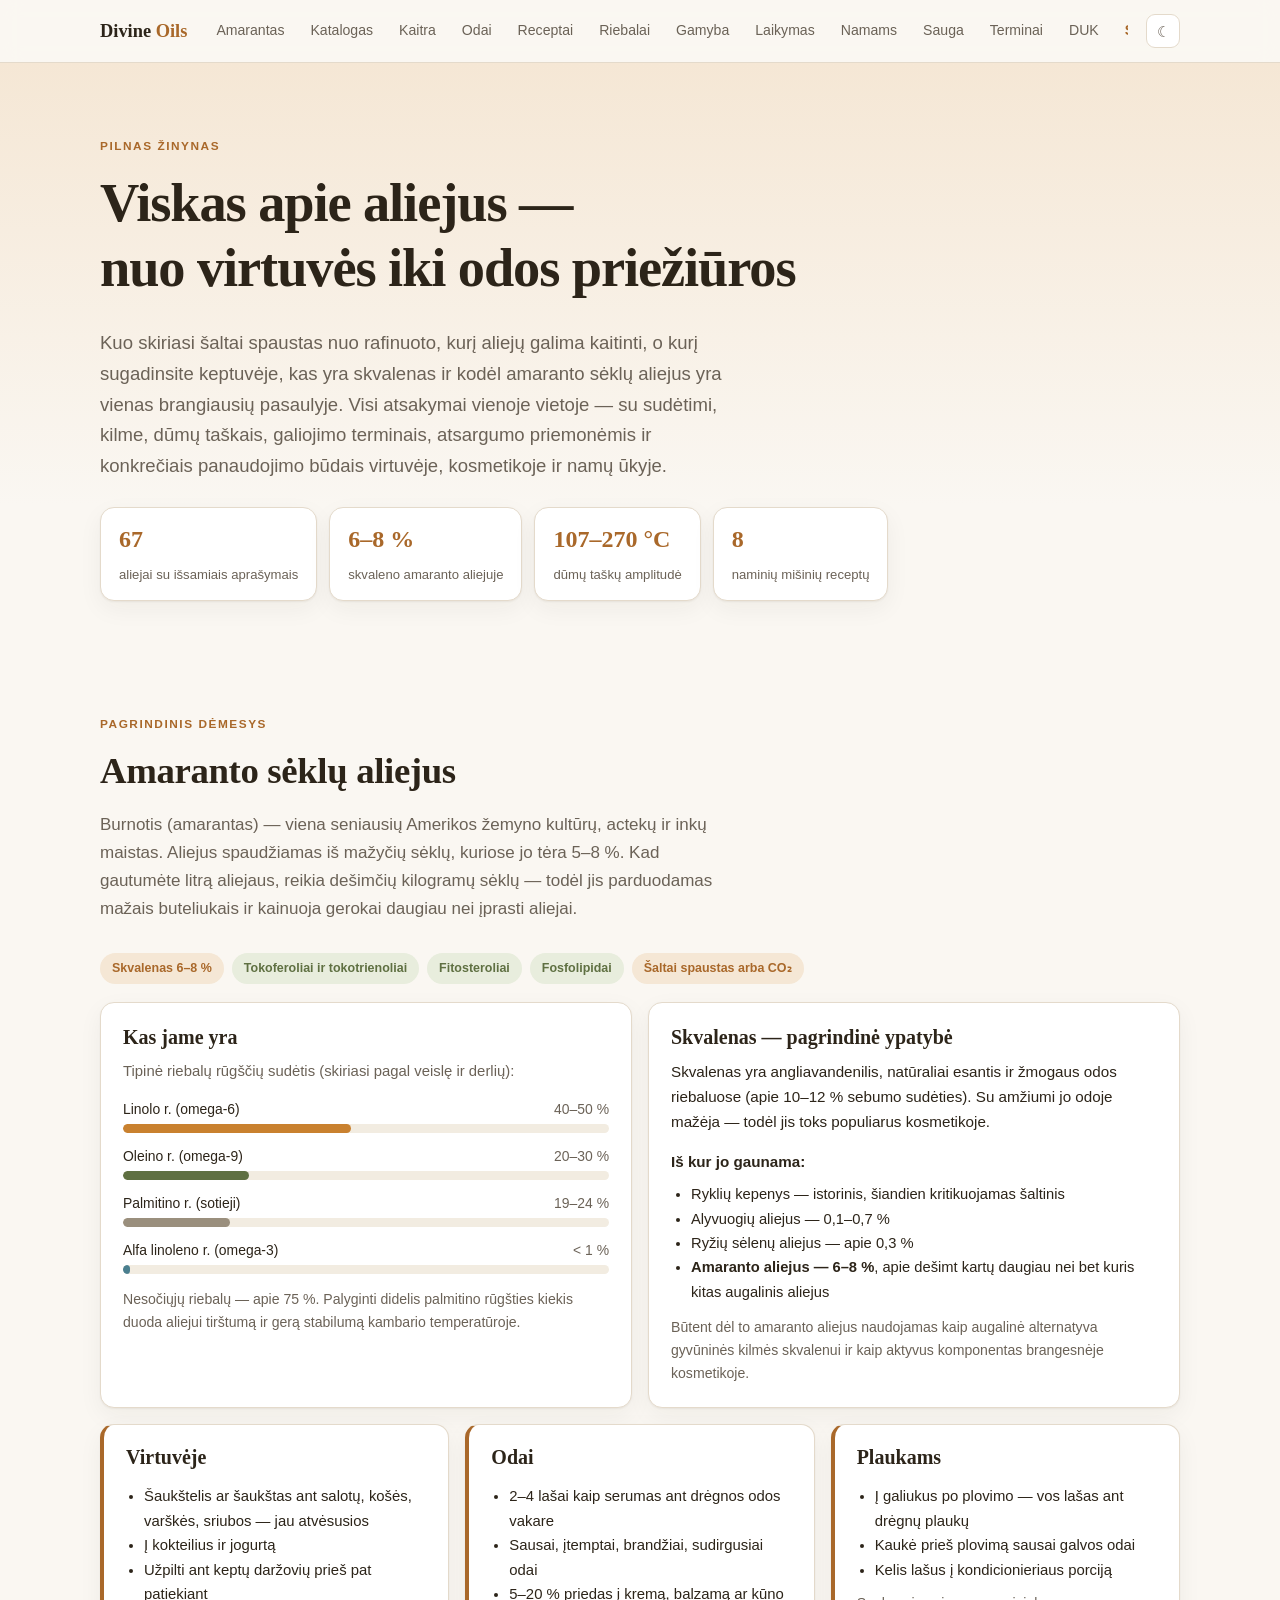
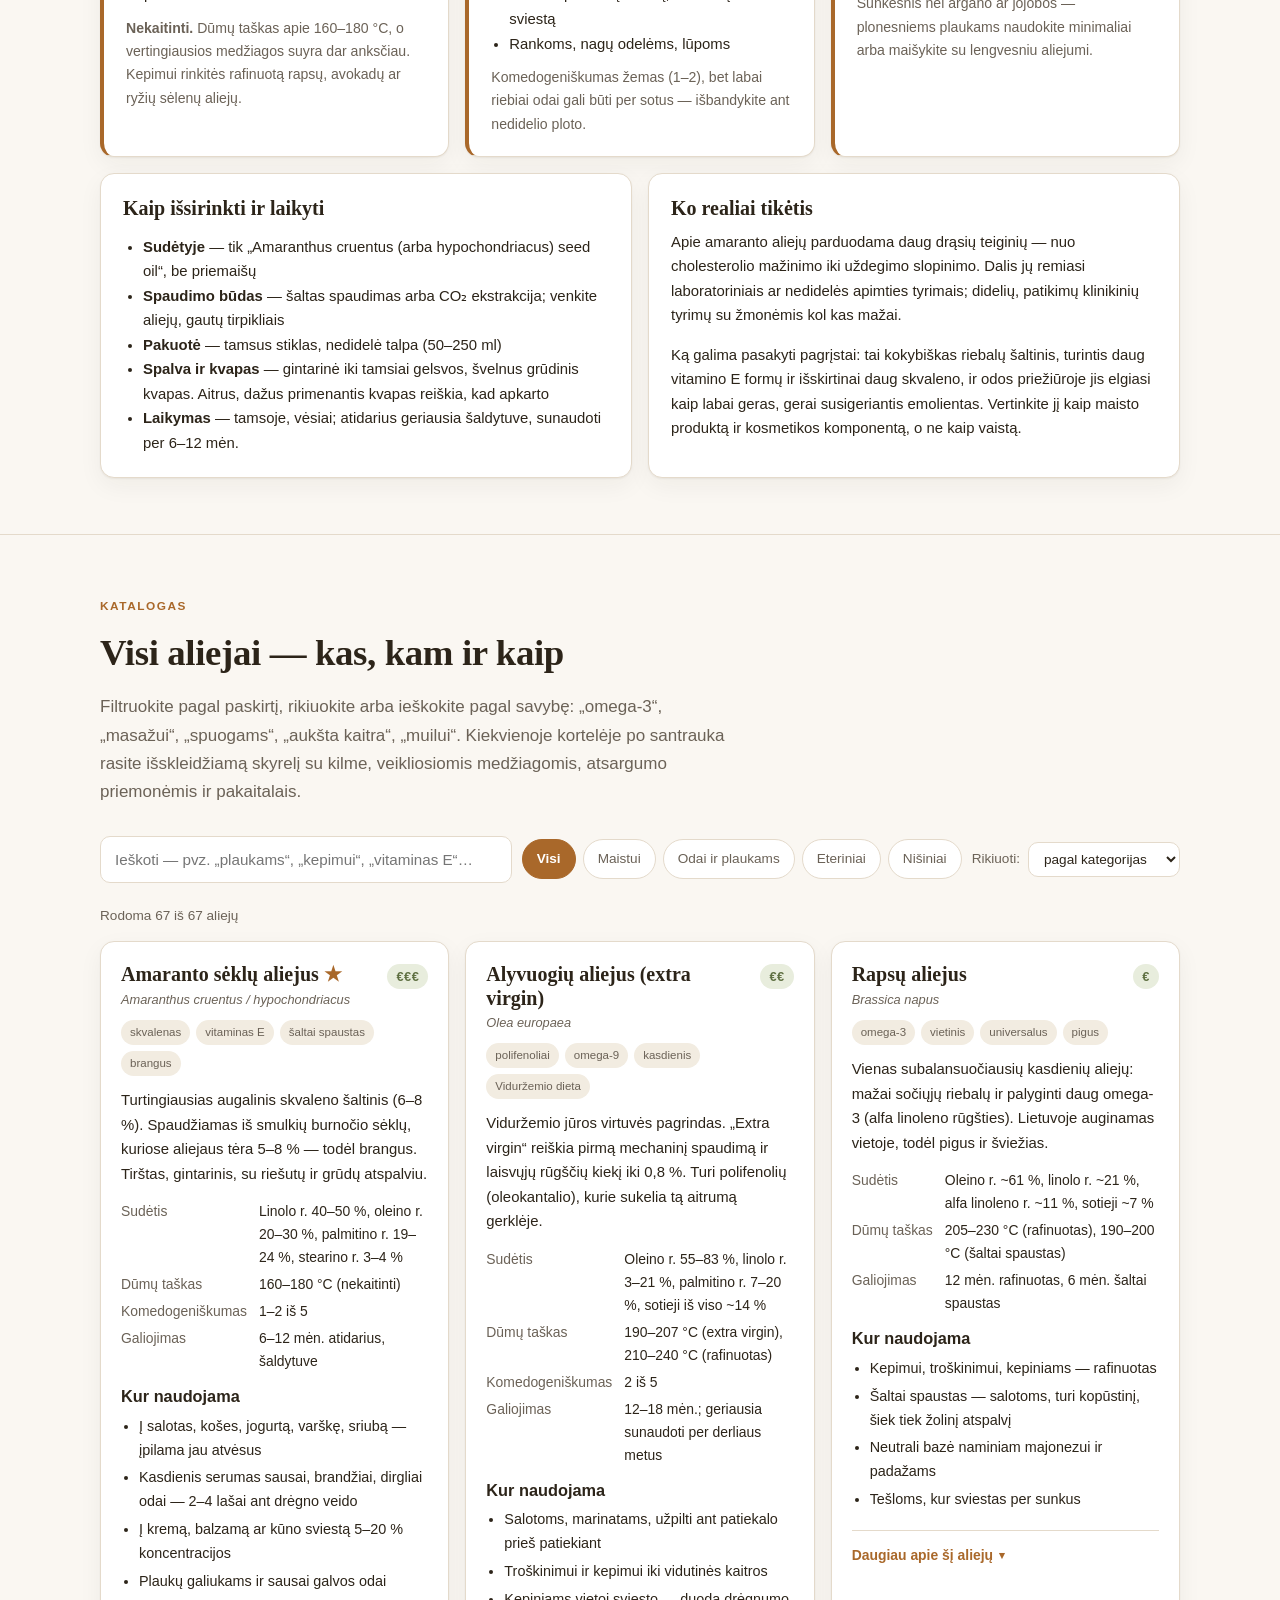
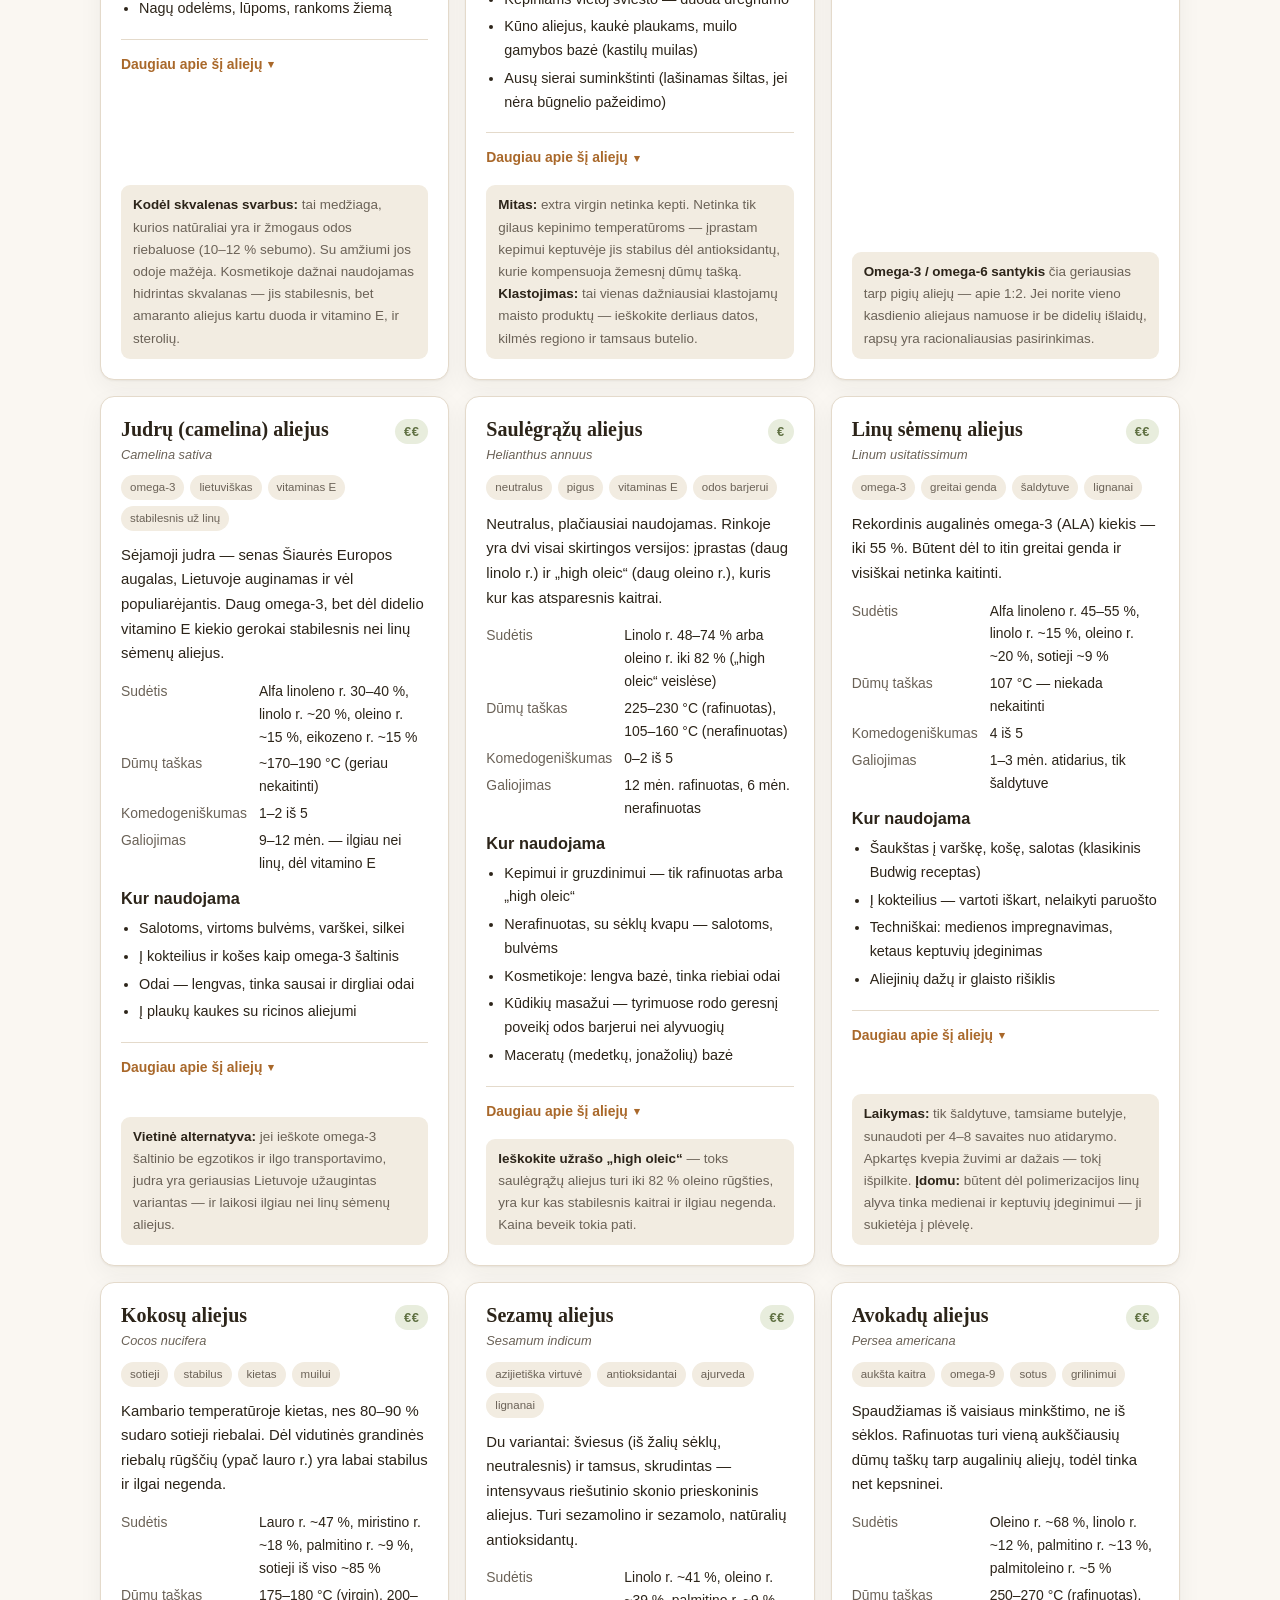
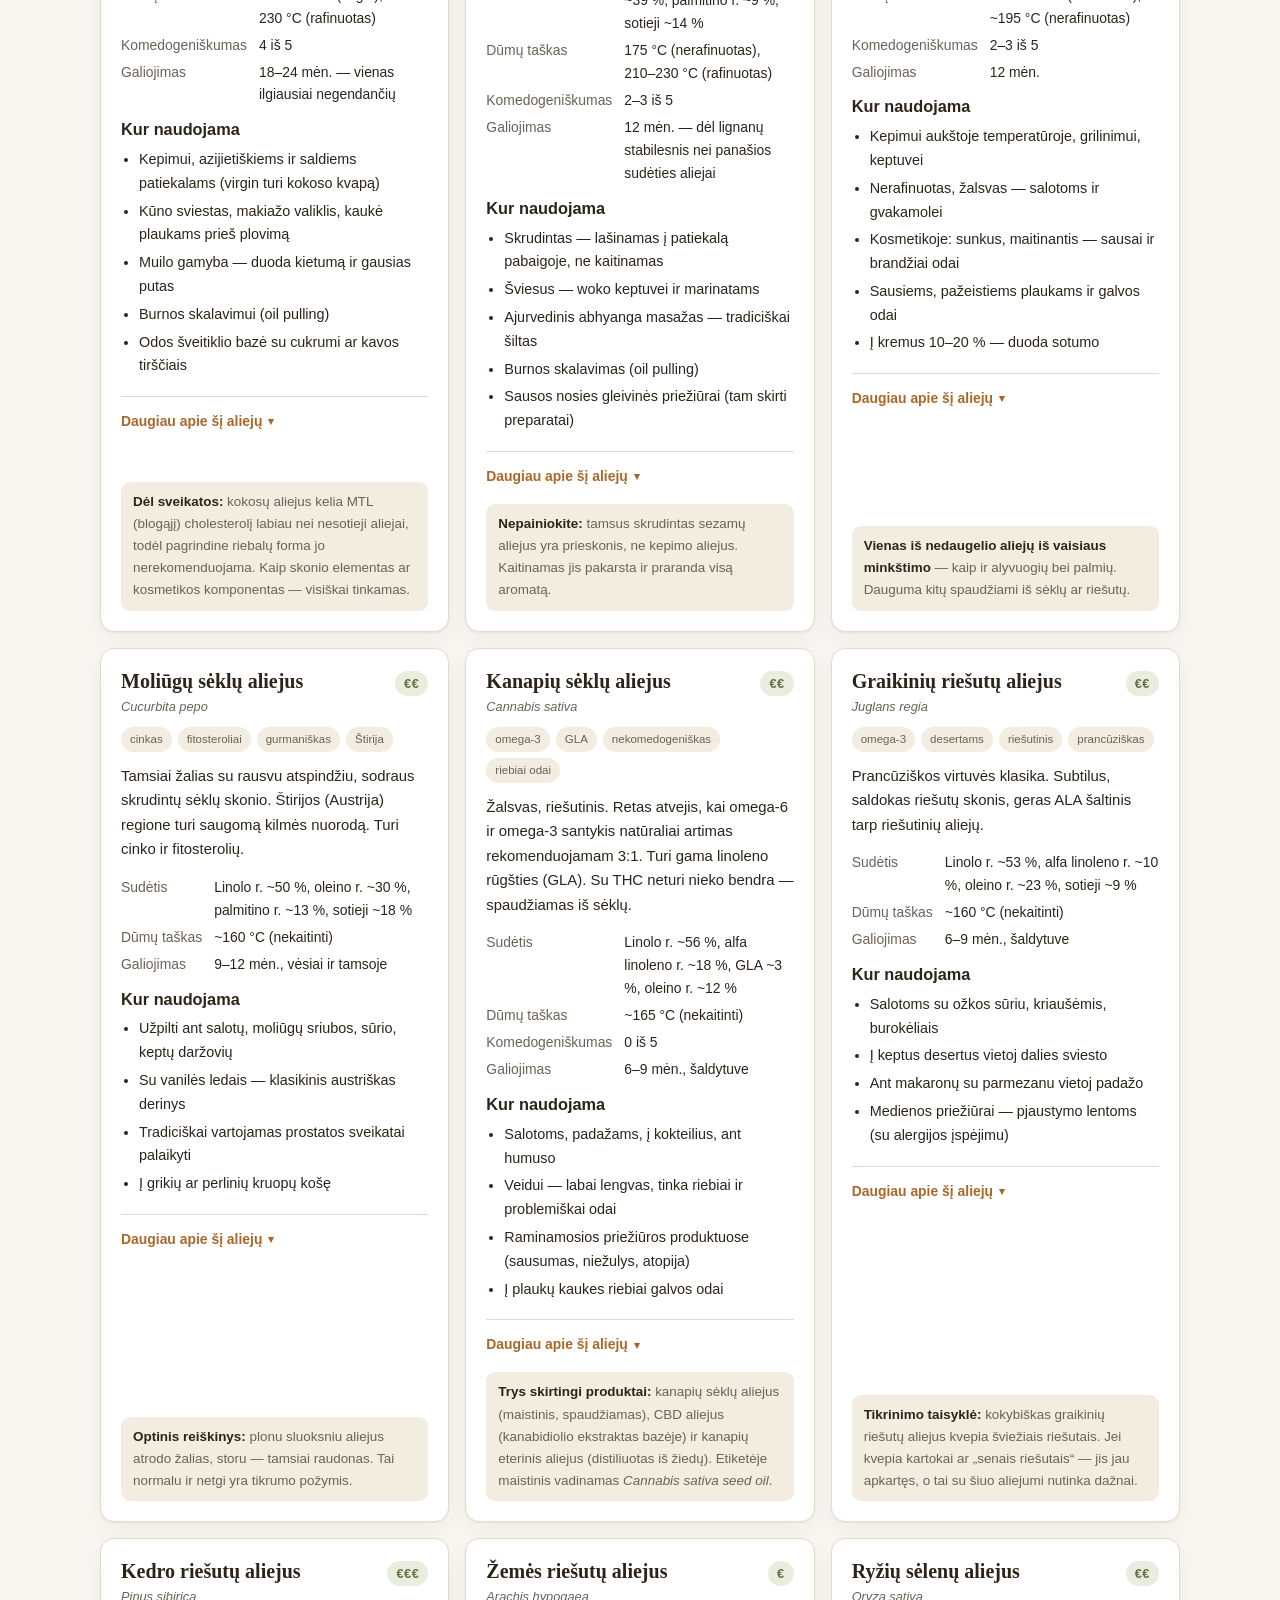
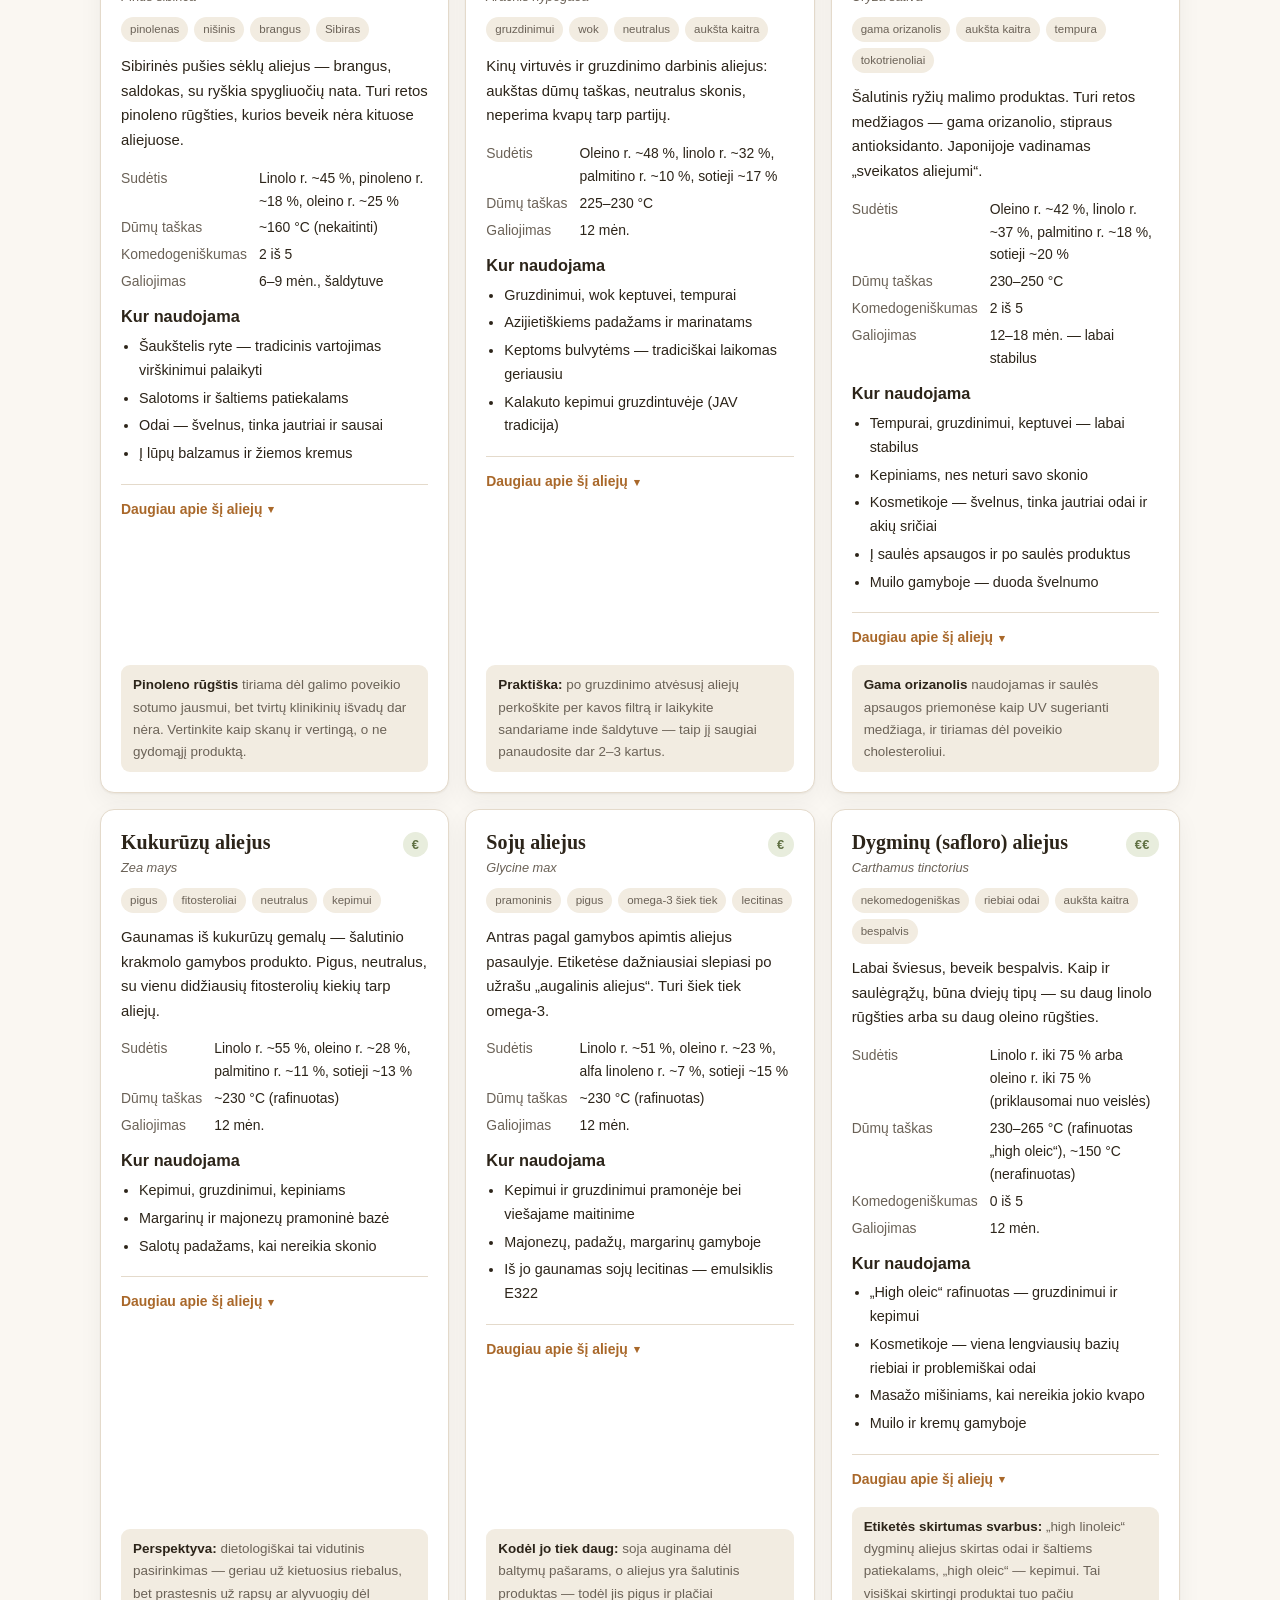
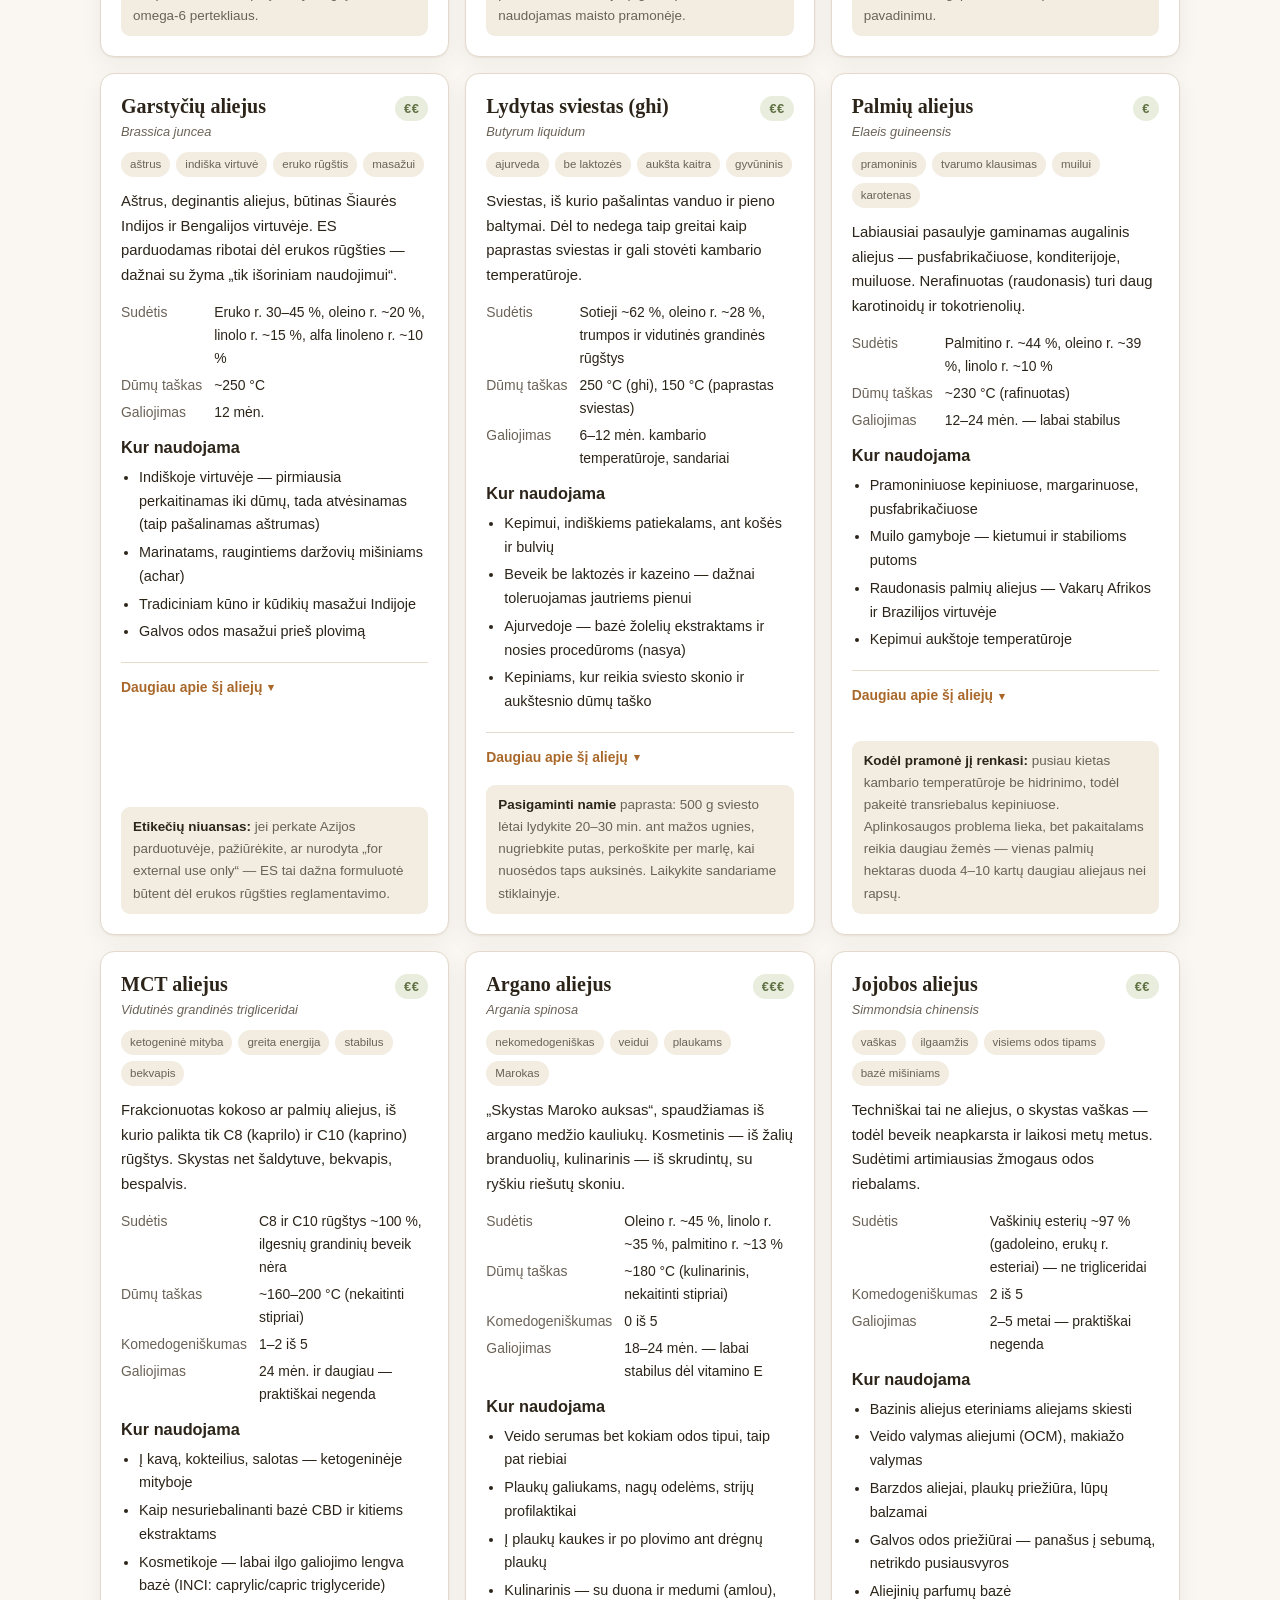
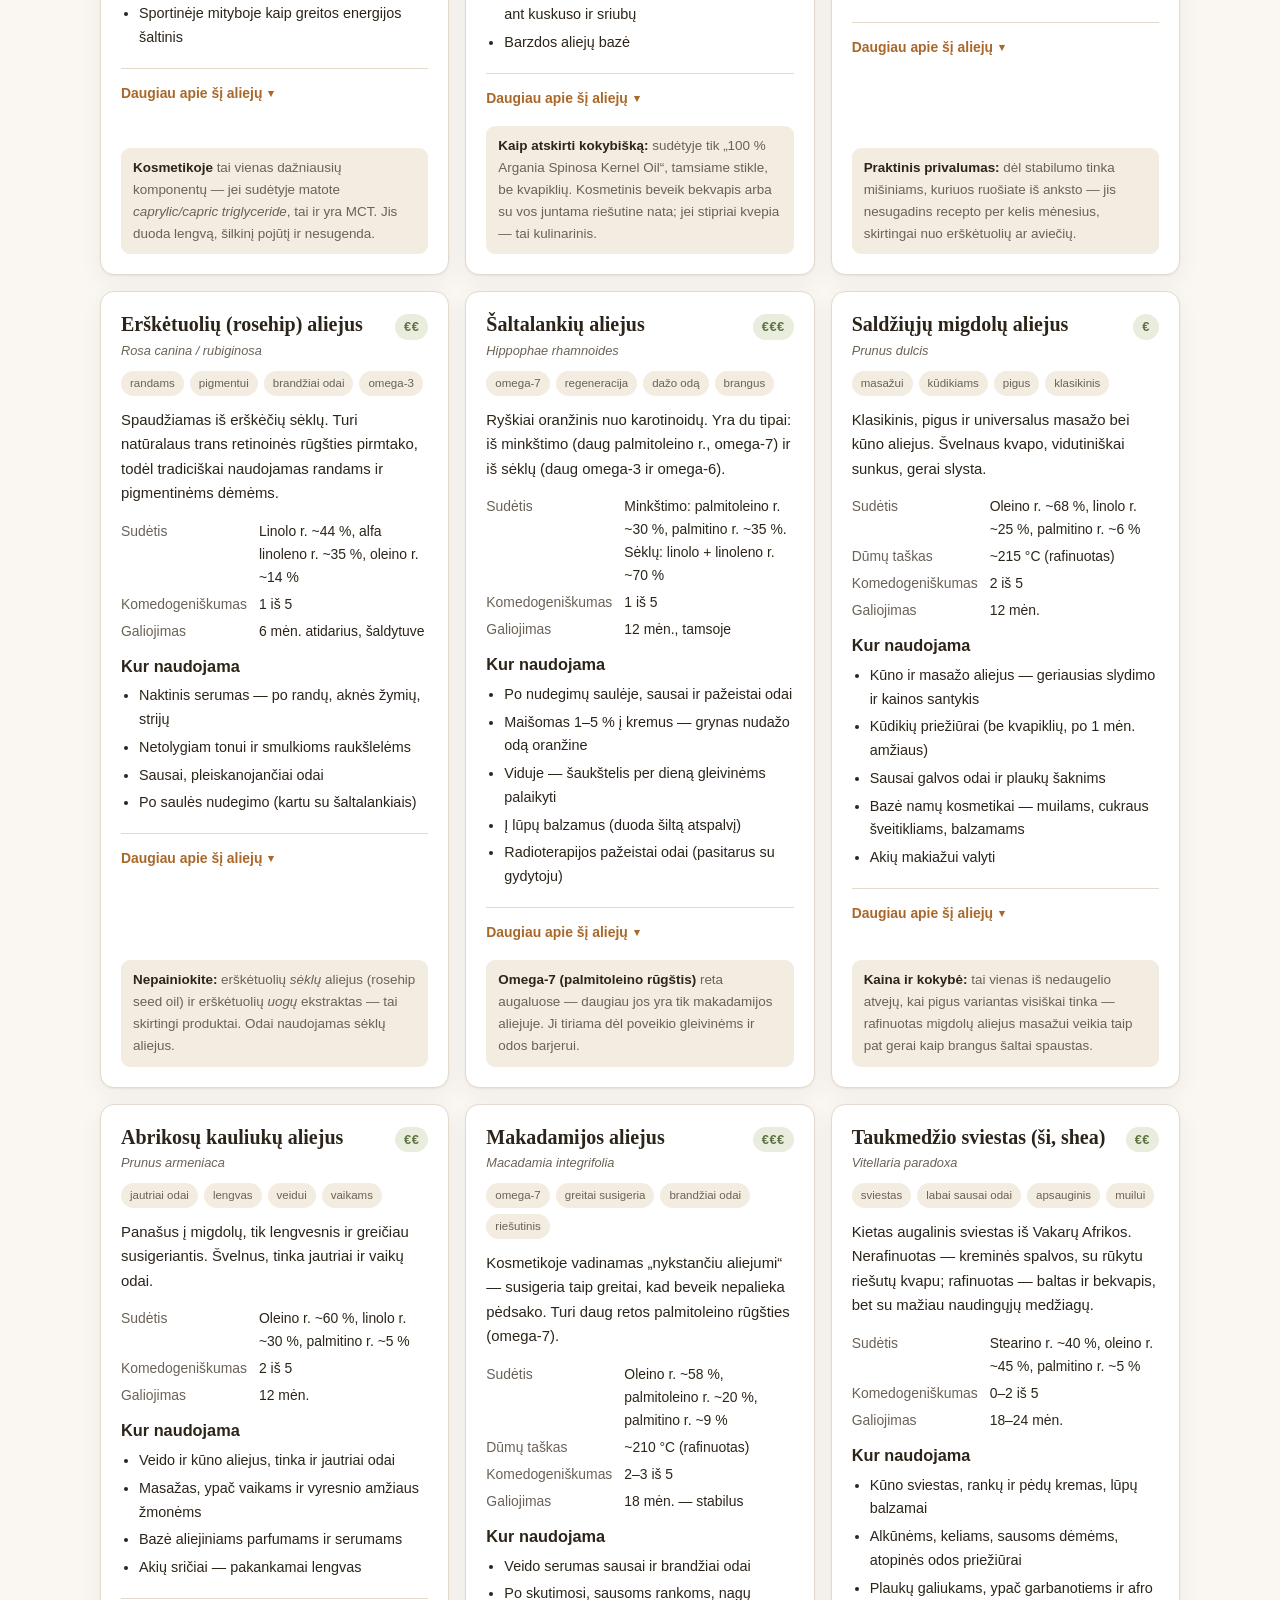
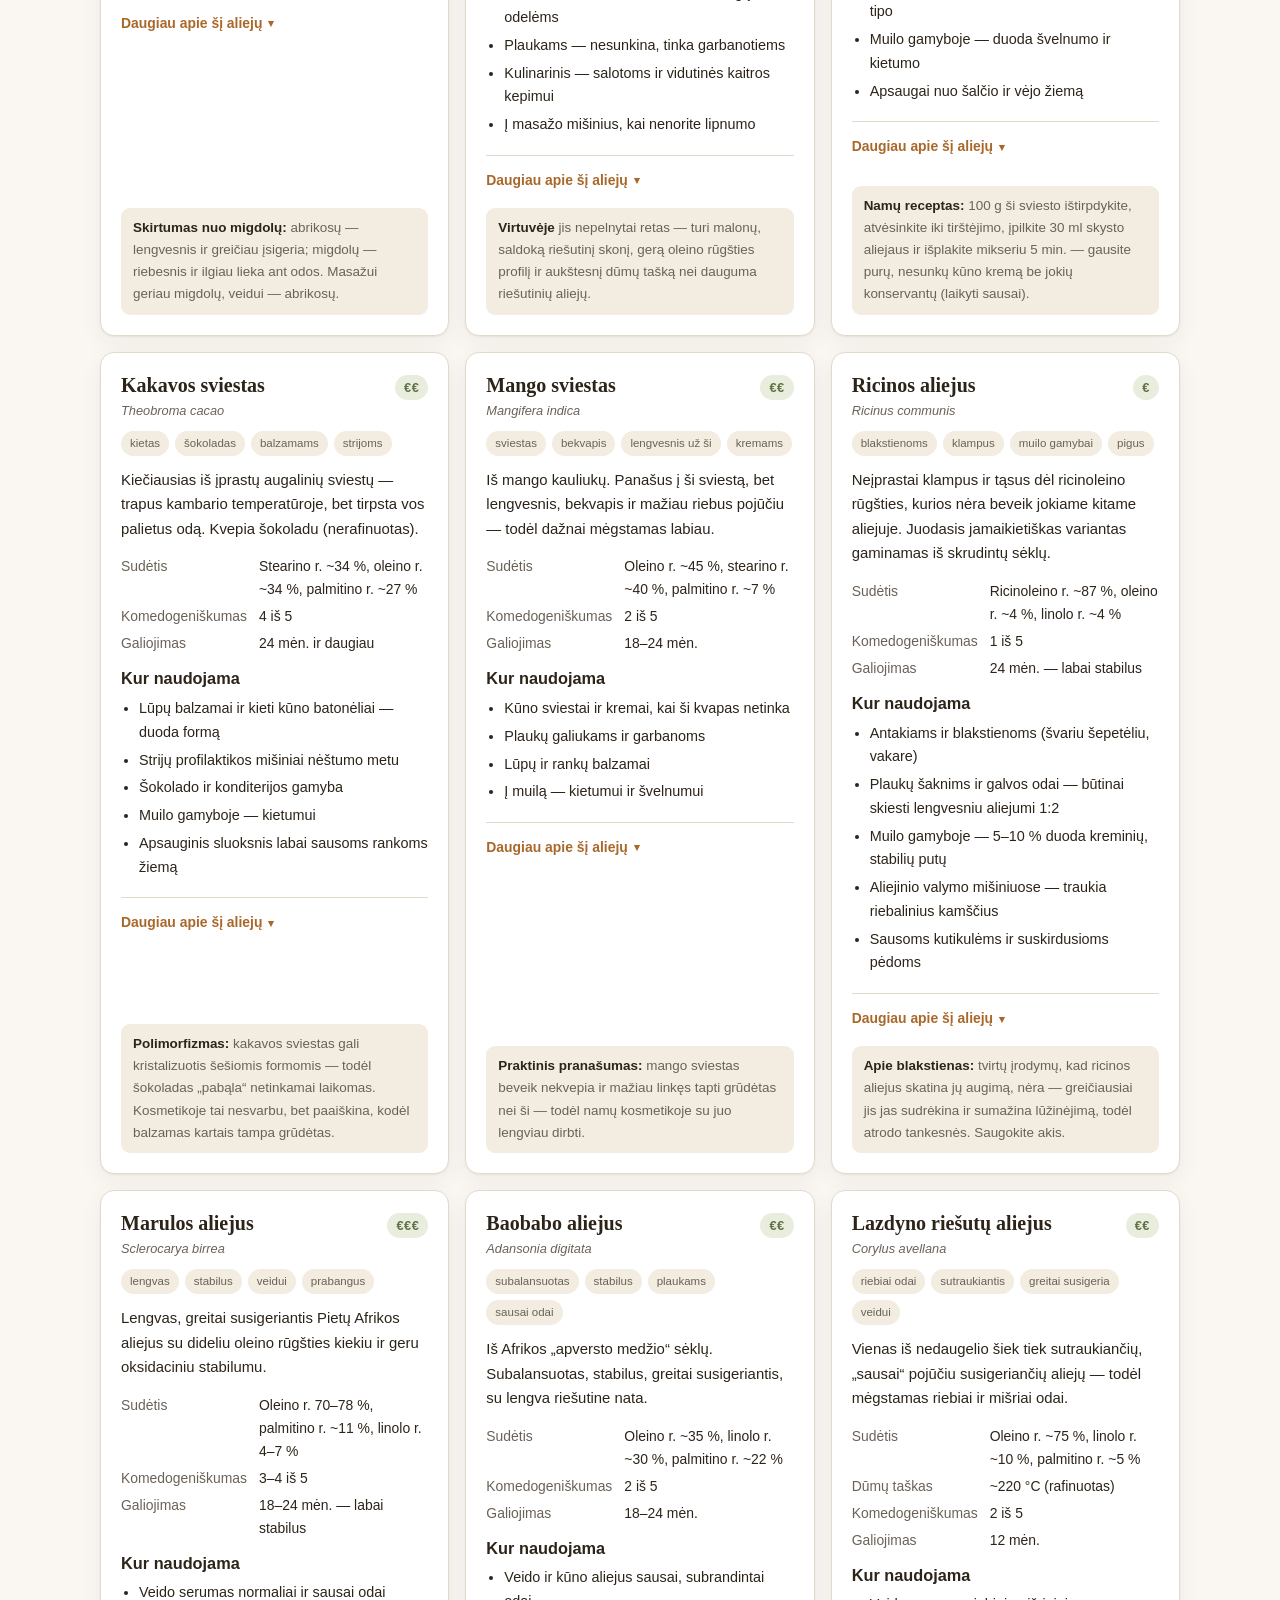
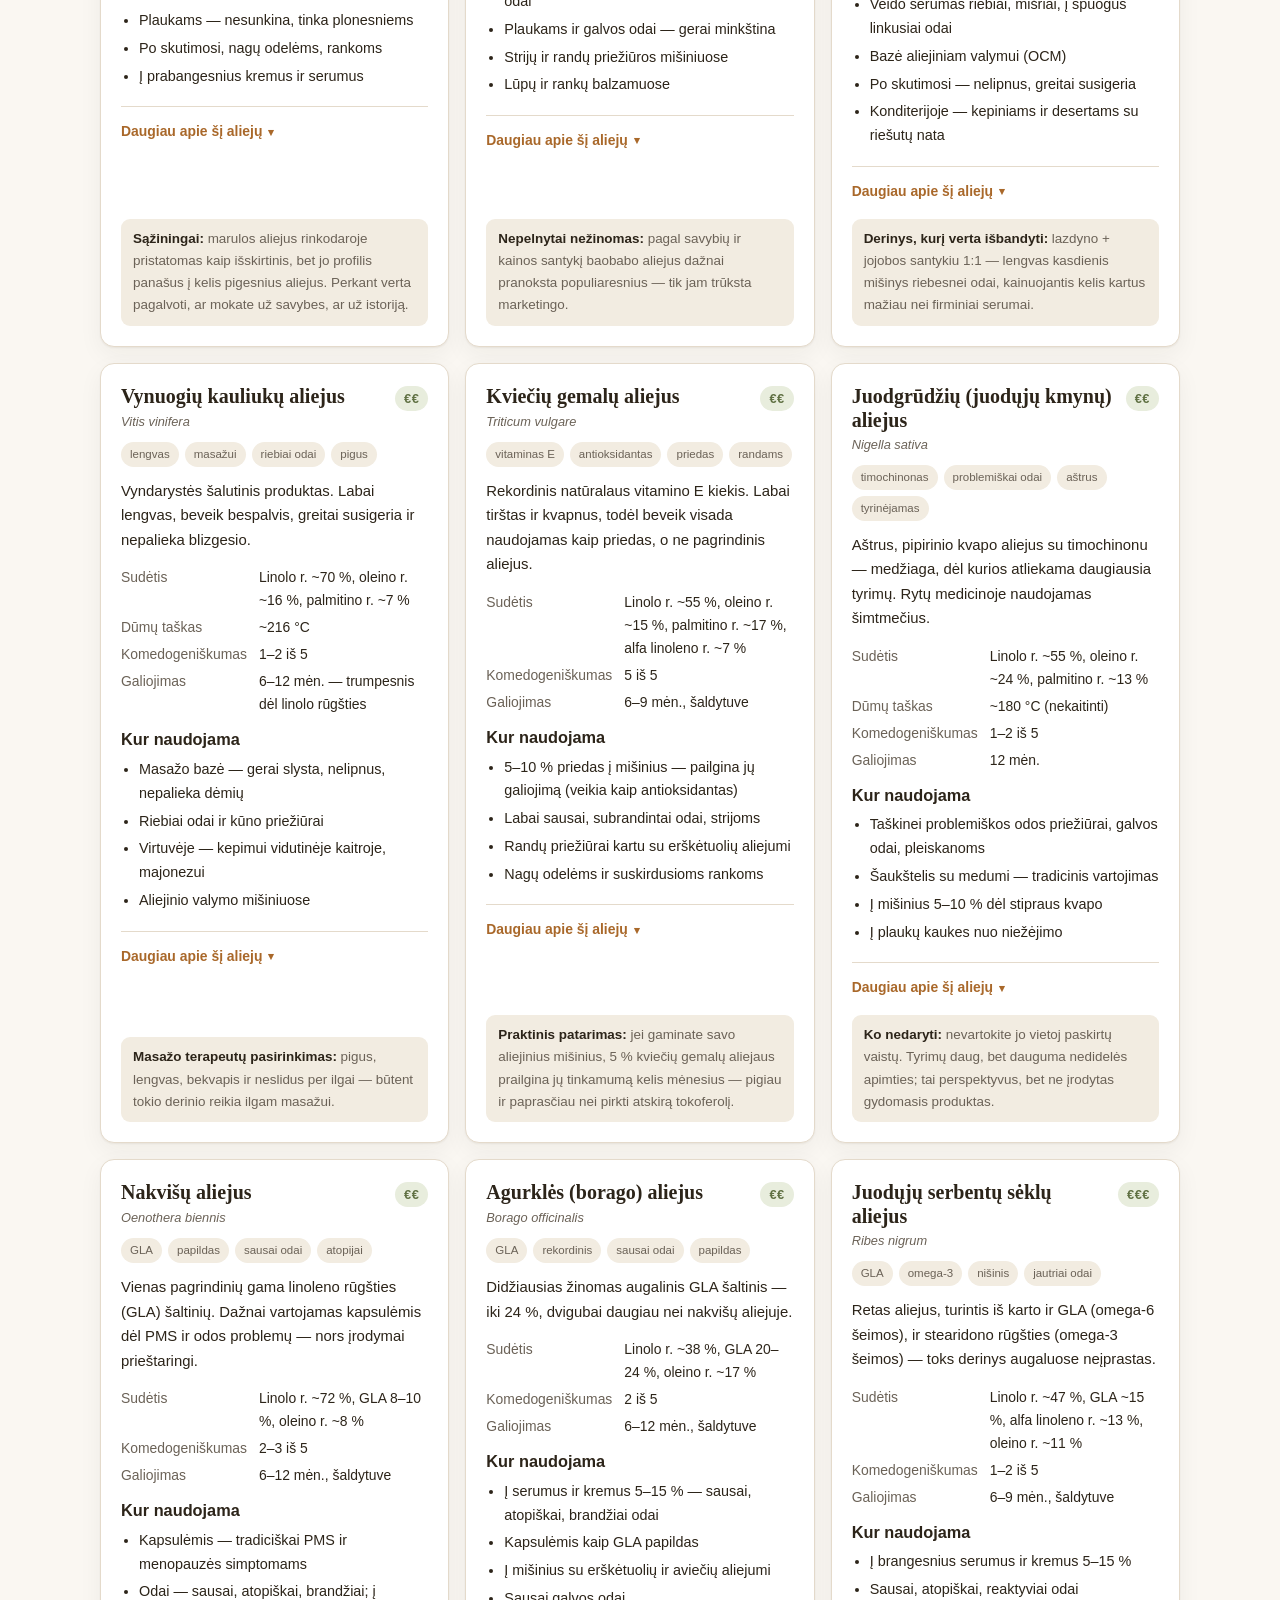
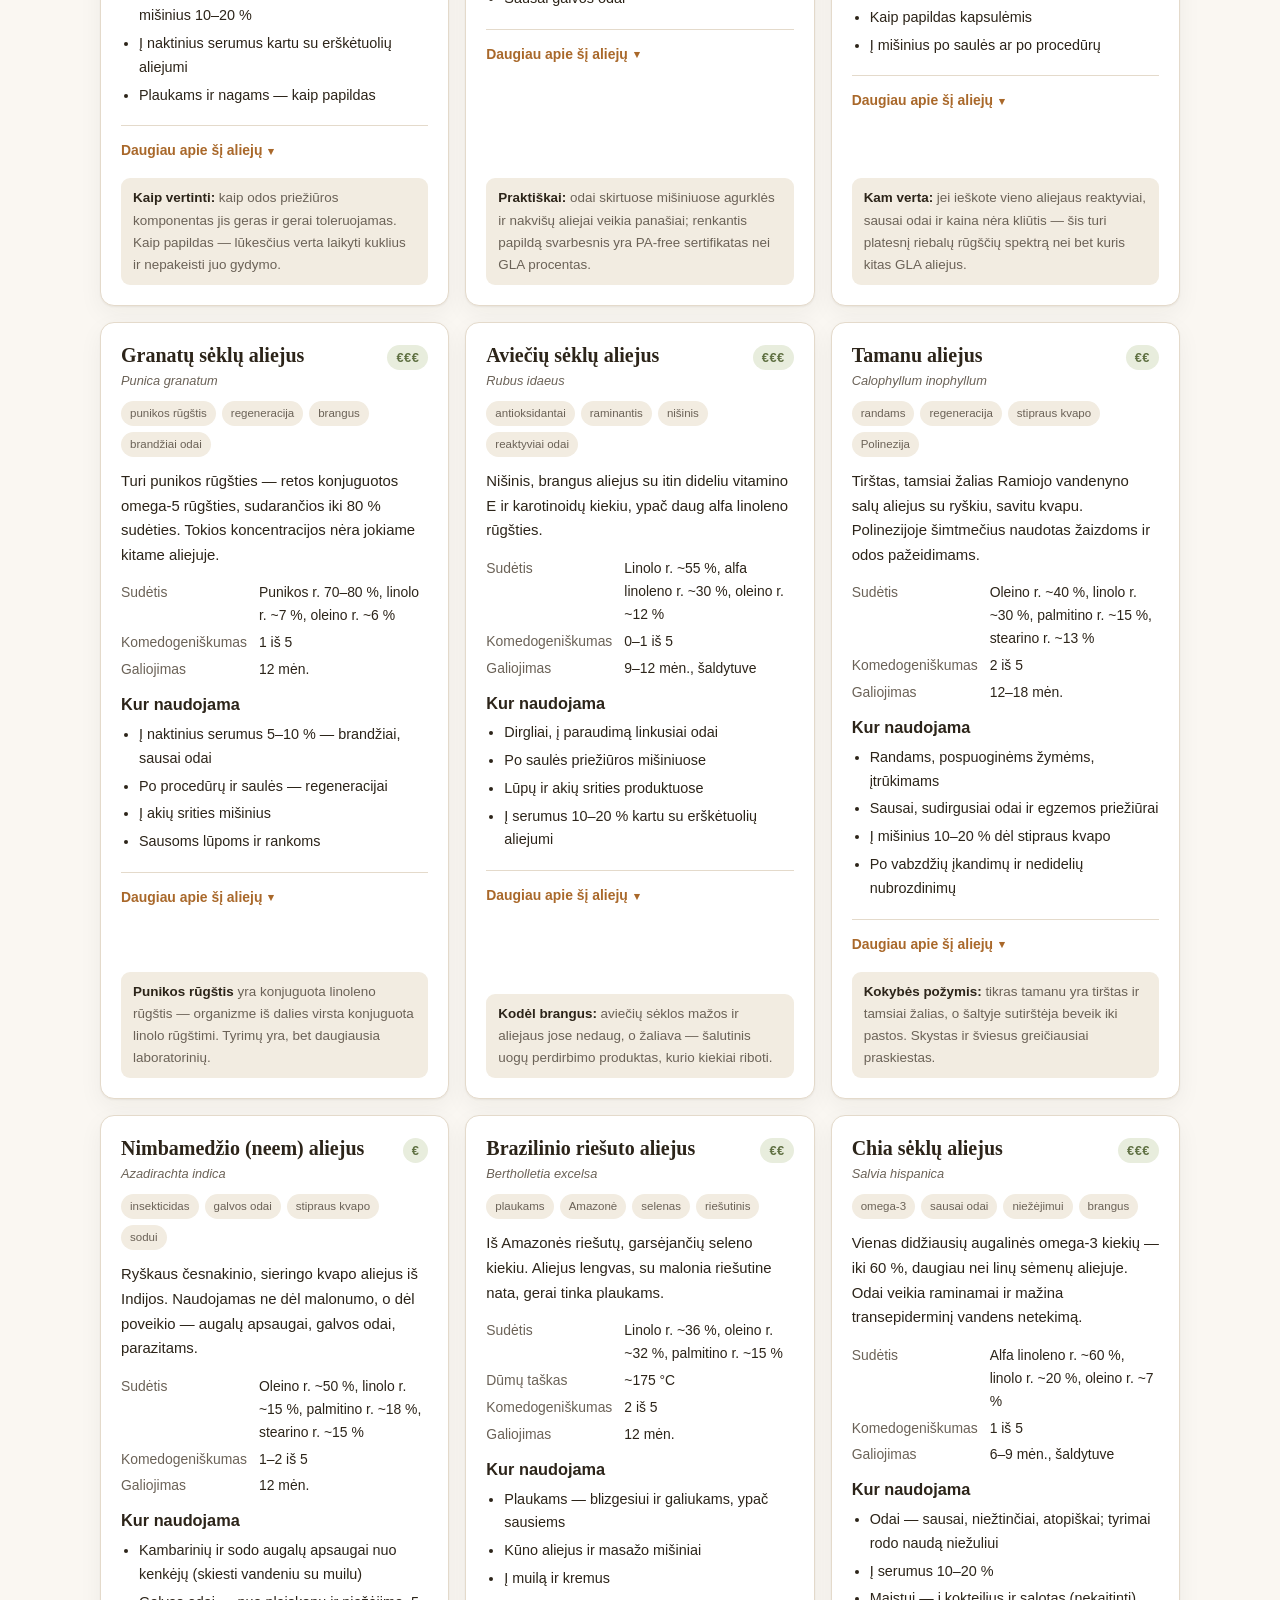
<file: index.html>
<!DOCTYPE html>
<html lang="lt">
<head>
<meta charset="utf-8">
<meta name="viewport" content="width=device-width, initial-scale=1">
<title>Aliejų žinynas — nuo amaranto sėklų iki eterinių aliejų | Divine Oils</title>
<meta name="description" content="Išsamus gidas apie augalinius aliejus: amaranto sėklų aliejus, kulinariniai, kosmetiniai ir eteriniai aliejai — sudėtis, dūmų taškai, kur ir kaip naudoti, kaip laikyti.">
<meta name="theme-color" content="#a9682a">
<meta property="og:title" content="Aliejų žinynas — nuo amaranto sėklų iki eterinių aliejų">
<meta property="og:description" content="38 aliejai vienoje vietoje: sudėtis, dūmų taškai, panaudojimas virtuvėje ir kosmetikoje, laikymas ir saugumas.">
<meta property="og:type" content="website">
<link rel="stylesheet" href="assets/css/styles.css">
<link rel="icon" href="data:image/svg+xml,<svg xmlns='http://www.w3.org/2000/svg' viewBox='0 0 100 100'><text y='.9em' font-size='90'>🫒</text></svg>">
</head>
<body>

<nav class="nav">
  <div class="wrap nav-inner">
    <a class="brand" href="#">Divine <span>Oils</span></a>
    <div class="nav-links">
      <a href="#amaranto">Amarantas</a>
      <a href="#katalogas">Katalogas</a>
      <a href="#kaitra">Kaitra</a>
      <a href="#odai">Odai</a>
      <a href="#receptai">Receptai</a>
      <a href="#riebalai">Riebalai</a>
      <a href="#gamyba">Gamyba</a>
      <a href="#laikymas">Laikymas</a>
      <a href="#namams">Namams</a>
      <a href="#sauga">Sauga</a>
      <a href="#zodynelis">Terminai</a>
      <a href="#duk">DUK</a>
      <a href="seklos.html" class="nav-cross">Sėklos →</a>
    </div>
    <button class="theme-btn" id="theme-btn" type="button" aria-label="Perjungti temą">☾</button>
  </div>
</nav>

<header class="hero">
  <div class="wrap">
    <span class="eyebrow">Pilnas žinynas</span>
    <h1>Viskas apie aliejus —<br>nuo virtuvės iki odos priežiūros</h1>
    <p class="lead">
      Kuo skiriasi šaltai spaustas nuo rafinuoto, kurį aliejų galima kaitinti, o kurį sugadinsite
      keptuvėje, kas yra skvalenas ir kodėl amaranto sėklų aliejus yra vienas brangiausių pasaulyje.
      Visi atsakymai vienoje vietoje — su sudėtimi, kilme, dūmų taškais, galiojimo terminais, atsargumo priemonėmis ir konkrečiais panaudojimo būdais virtuvėje, kosmetikoje ir namų ūkyje.
    </p>
    <div class="hero-stats">
      <div class="stat"><b>67</b><span>aliejai su išsamiais aprašymais</span></div>
      <div class="stat"><b>6–8 %</b><span>skvaleno amaranto aliejuje</span></div>
      <div class="stat"><b>107–270 °C</b><span>dūmų taškų amplitudė</span></div>
      <div class="stat"><b>8</b><span>naminių mišinių receptų</span></div>
    </div>
  </div>
</header>

<!-- ======================= AMARANTAS ======================= -->
<section id="amaranto">
  <div class="wrap">
    <div class="section-head">
      <span class="eyebrow">Pagrindinis dėmesys</span>
      <h2>Amaranto sėklų aliejus</h2>
      <p>
        Burnotis (amarantas) — viena seniausių Amerikos žemyno kultūrų, actekų ir inkų maistas.
        Aliejus spaudžiamas iš mažyčių sėklų, kuriose jo tėra 5–8 %. Kad gautumėte litrą aliejaus,
        reikia dešimčių kilogramų sėklų — todėl jis parduodamas mažais buteliukais ir kainuoja
        gerokai daugiau nei įprasti aliejai.
      </p>
    </div>

    <div class="badge-row">
      <span class="badge warm">Skvalenas 6–8 %</span>
      <span class="badge">Tokoferoliai ir tokotrienoliai</span>
      <span class="badge">Fitosteroliai</span>
      <span class="badge">Fosfolipidai</span>
      <span class="badge warm">Šaltai spaustas arba CO₂</span>
    </div>

    <div class="grid grid-2" style="margin-bottom:16px">
      <div class="card">
        <h3>Kas jame yra</h3>
        <p style="font-size:.93rem;color:var(--muted)">Tipinė riebalų rūgščių sudėtis (skiriasi pagal veislę ir derlių):</p>
        <div class="bars">
          <div class="bar-row">
            <div class="bar-label"><span>Linolo r. (omega-6)</span><span>40–50 %</span></div>
            <div class="bar-track"><div class="bar-fill o6" style="width:47%"></div></div>
          </div>
          <div class="bar-row">
            <div class="bar-label"><span>Oleino r. (omega-9)</span><span>20–30 %</span></div>
            <div class="bar-track"><div class="bar-fill o9" style="width:26%"></div></div>
          </div>
          <div class="bar-row">
            <div class="bar-label"><span>Palmitino r. (sotieji)</span><span>19–24 %</span></div>
            <div class="bar-track"><div class="bar-fill sat" style="width:22%"></div></div>
          </div>
          <div class="bar-row">
            <div class="bar-label"><span>Alfa linoleno r. (omega-3)</span><span>&lt; 1 %</span></div>
            <div class="bar-track"><div class="bar-fill o3" style="width:1.5%"></div></div>
          </div>
        </div>
        <p style="font-size:.88rem;margin:14px 0 0;color:var(--muted)">
          Nesočiųjų riebalų — apie 75 %. Palyginti didelis palmitino rūgšties kiekis
          duoda aliejui tirštumą ir gerą stabilumą kambario temperatūroje.
        </p>
      </div>

      <div class="card">
        <h3>Skvalenas — pagrindinė ypatybė</h3>
        <p style="font-size:.95rem">
          Skvalenas yra angliavandenilis, natūraliai esantis ir žmogaus odos riebaluose
          (apie 10–12 % sebumo sudėties). Su amžiumi jo odoje mažėja — todėl jis toks
          populiarus kosmetikoje.
        </p>
        <p style="font-size:.95rem;margin-bottom:8px"><b>Iš kur jo gaunama:</b></p>
        <ul style="font-size:.92rem;margin:0 0 12px;padding-left:20px">
          <li>Ryklių kepenys — istorinis, šiandien kritikuojamas šaltinis</li>
          <li>Alyvuogių aliejus — 0,1–0,7 %</li>
          <li>Ryžių sėlenų aliejus — apie 0,3 %</li>
          <li><b>Amaranto aliejus — 6–8 %</b>, apie dešimt kartų daugiau nei bet kuris kitas augalinis aliejus</li>
        </ul>
        <p style="font-size:.88rem;color:var(--muted);margin:0">
          Būtent dėl to amaranto aliejus naudojamas kaip augalinė alternatyva gyvūninės kilmės
          skvalenui ir kaip aktyvus komponentas brangesnėje kosmetikoje.
        </p>
      </div>
    </div>

    <div class="grid grid-3" style="margin-bottom:16px">
      <div class="hilite">
        <h3>Virtuvėje</h3>
        <ul style="font-size:.93rem;padding-left:18px;margin-bottom:10px">
          <li>Šaukštelis ar šaukštas ant salotų, košės, varškės, sriubos — jau atvėsusios</li>
          <li>Į kokteilius ir jogurtą</li>
          <li>Užpilti ant keptų daržovių prieš pat patiekiant</li>
        </ul>
        <p style="font-size:.88rem;color:var(--muted);margin:0">
          <b>Nekaitinti.</b> Dūmų taškas apie 160–180 °C, o vertingiausios medžiagos suyra
          dar anksčiau. Kepimui rinkitės rafinuotą rapsų, avokadų ar ryžių sėlenų aliejų.
        </p>
      </div>
      <div class="hilite">
        <h3>Odai</h3>
        <ul style="font-size:.93rem;padding-left:18px;margin-bottom:10px">
          <li>2–4 lašai kaip serumas ant drėgnos odos vakare</li>
          <li>Sausai, įtemptai, brandžiai, sudirgusiai odai</li>
          <li>5–20 % priedas į kremą, balzamą ar kūno sviestą</li>
          <li>Rankoms, nagų odelėms, lūpoms</li>
        </ul>
        <p style="font-size:.88rem;color:var(--muted);margin:0">
          Komedogeniškumas žemas (1–2), bet labai riebiai odai gali būti per sotus —
          išbandykite ant nedidelio ploto.
        </p>
      </div>
      <div class="hilite">
        <h3>Plaukams</h3>
        <ul style="font-size:.93rem;padding-left:18px;margin-bottom:10px">
          <li>Į galiukus po plovimo — vos lašas ant drėgnų plaukų</li>
          <li>Kaukė prieš plovimą sausai galvos odai</li>
          <li>Kelis lašus į kondicionieriaus porciją</li>
        </ul>
        <p style="font-size:.88rem;color:var(--muted);margin:0">
          Sunkesnis nei argano ar jojobos — plonesniems plaukams naudokite minimaliai
          arba maišykite su lengvesniu aliejumi.
        </p>
      </div>
    </div>

    <div class="grid grid-2">
      <div class="card">
        <h3>Kaip išsirinkti ir laikyti</h3>
        <ul style="font-size:.93rem;padding-left:20px;margin-bottom:0">
          <li><b>Sudėtyje</b> — tik „Amaranthus cruentus (arba hypochondriacus) seed oil“, be priemaišų</li>
          <li><b>Spaudimo būdas</b> — šaltas spaudimas arba CO₂ ekstrakcija; venkite aliejų, gautų tirpikliais</li>
          <li><b>Pakuotė</b> — tamsus stiklas, nedidelė talpa (50–250 ml)</li>
          <li><b>Spalva ir kvapas</b> — gintarinė iki tamsiai gelsvos, švelnus grūdinis kvapas. Aitrus, dažus primenantis kvapas reiškia, kad apkarto</li>
          <li><b>Laikymas</b> — tamsoje, vėsiai; atidarius geriausia šaldytuve, sunaudoti per 6–12 mėn.</li>
        </ul>
      </div>
      <div class="card">
        <h3>Ko realiai tikėtis</h3>
        <p style="font-size:.93rem">
          Apie amaranto aliejų parduodama daug drąsių teiginių — nuo cholesterolio mažinimo iki
          uždegimo slopinimo. Dalis jų remiasi laboratoriniais ar nedidelės apimties tyrimais;
          didelių, patikimų klinikinių tyrimų su žmonėmis kol kas mažai.
        </p>
        <p style="font-size:.93rem;margin-bottom:0">
          Ką galima pasakyti pagrįstai: tai kokybiškas riebalų šaltinis, turintis daug vitamino E
          formų ir išskirtinai daug skvaleno, ir odos priežiūroje jis elgiasi kaip labai geras,
          gerai susigeriantis emolientas. Vertinkite jį kaip maisto produktą ir kosmetikos
          komponentą, o ne kaip vaistą.
        </p>
      </div>
    </div>
  </div>
</section>

<!-- ======================= KATALOGAS ======================= -->
<section id="katalogas">
  <div class="wrap">
    <div class="section-head">
      <span class="eyebrow">Katalogas</span>
      <h2>Visi aliejai — kas, kam ir kaip</h2>
      <p>Filtruokite pagal paskirtį, rikiuokite arba ieškokite pagal savybę: „omega-3“, „masažui“, „spuogams“, „aukšta kaitra“, „muilui“. Kiekvienoje kortelėje po santrauka rasite išskleidžiamą skyrelį su kilme, veikliosiomis medžiagomis, atsargumo priemonėmis ir pakaitalais.</p>
    </div>

    <div class="toolbar">
      <input class="search" id="oil-search" type="search" placeholder="Ieškoti — pvz. „plaukams“, „kepimui“, „vitaminas E“…" aria-label="Ieškoti aliejaus">
      <div class="chips" role="group" aria-label="Filtruoti pagal kategoriją">
        <button class="chip" type="button" data-cat="visi" aria-pressed="true">Visi</button>
        <button class="chip" type="button" data-cat="kulinariniai" aria-pressed="false">Maistui</button>
        <button class="chip" type="button" data-cat="oda" aria-pressed="false">Odai ir plaukams</button>
        <button class="chip" type="button" data-cat="eteriniai" aria-pressed="false">Eteriniai</button>
        <button class="chip" type="button" data-cat="specifiniai" aria-pressed="false">Nišiniai</button>
      </div>
      <div class="sort-wrap">
        <label for="oil-sort">Rikiuoti:</label>
        <select id="oil-sort">
          <option value="numatytas">pagal kategorijas</option>
          <option value="pavadinimas">pagal pavadinimą</option>
          <option value="dumu-auk">pagal dūmų tašką</option>
          <option value="kaina">nuo pigiausio</option>
        </select>
      </div>
    </div>

    <p class="count" id="oil-count" aria-live="polite"></p>
    <div class="oil-grid" id="oil-grid"></div>
    <noscript>
      <p class="empty">Katalogui reikalingas JavaScript. Įjunkite jį naršyklėje, kad matytumėte visus 67 aliejus.</p>
    </noscript>
  </div>
</section>

<!-- ======================= KAITRA ======================= -->
<section id="kaitra">
  <div class="wrap">
    <div class="section-head">
      <span class="eyebrow">Virtuvė</span>
      <h2>Dūmų taškai: ką galima kaitinti</h2>
      <p>
        Dūmų taškas — temperatūra, kurioje aliejus pradeda skaidytis ir rūkti. Peržengus jį
        nyksta skonis ir naudingosios medžiagos, susidaro akroleinas ir kitos dirginančios
        medžiagos. Praktinė taisyklė: kuo aliejus mažiau apdorotas ir kuo daugiau jame
        polinesočiųjų riebalų, tuo žemesnis dūmų taškas.
      </p>
    </div>

    <div class="table-scroll">
      <table>
        <thead>
          <tr>
            <th>Aliejus</th>
            <th>Dūmų taškas</th>
            <th>Kepimas keptuvėje</th>
            <th>Gruzdinimas</th>
            <th>Į šaltą patiekalą</th>
          </tr>
        </thead>
        <tbody>
          <tr><td>Avokadų (rafinuotas)</td><td class="num">250–270 °C</td><td><span class="pill hi">taip</span></td><td><span class="pill hi">taip</span></td><td><span class="pill mid">galima</span></td></tr>
          <tr><td>Ghi (lydytas sviestas)</td><td class="num">250 °C</td><td><span class="pill hi">taip</span></td><td><span class="pill hi">taip</span></td><td><span class="pill mid">galima</span></td></tr>
          <tr><td>Ryžių sėlenų</td><td class="num">230–250 °C</td><td><span class="pill hi">taip</span></td><td><span class="pill hi">taip</span></td><td><span class="pill hi">taip</span></td></tr>
          <tr><td>Žemės riešutų</td><td class="num">225–230 °C</td><td><span class="pill hi">taip</span></td><td><span class="pill hi">taip</span></td><td><span class="pill mid">galima</span></td></tr>
          <tr><td>Saulėgrąžų (rafinuotas)</td><td class="num">225–230 °C</td><td><span class="pill hi">taip</span></td><td><span class="pill hi">taip</span></td><td><span class="pill mid">galima</span></td></tr>
          <tr><td>Rapsų (rafinuotas)</td><td class="num">205–230 °C</td><td><span class="pill hi">taip</span></td><td><span class="pill hi">taip</span></td><td><span class="pill hi">taip</span></td></tr>
          <tr><td>Alyvuogių (rafinuotas)</td><td class="num">210–240 °C</td><td><span class="pill hi">taip</span></td><td><span class="pill hi">taip</span></td><td><span class="pill mid">galima</span></td></tr>
          <tr><td>Vynuogių kauliukų</td><td class="num">~216 °C</td><td><span class="pill hi">taip</span></td><td><span class="pill mid">galima</span></td><td><span class="pill hi">taip</span></td></tr>
          <tr><td>Kokosų (rafinuotas)</td><td class="num">200–230 °C</td><td><span class="pill hi">taip</span></td><td><span class="pill mid">galima</span></td><td><span class="pill lo">kietėja</span></td></tr>
          <tr><td>Alyvuogių extra virgin</td><td class="num">190–207 °C</td><td><span class="pill hi">taip</span></td><td><span class="pill lo">ne</span></td><td><span class="pill hi">taip</span></td></tr>
          <tr><td>Kokosų (virgin)</td><td class="num">175–180 °C</td><td><span class="pill mid">vidutinė kaitra</span></td><td><span class="pill lo">ne</span></td><td><span class="pill lo">kietėja</span></td></tr>
          <tr><td>Sezamų (nerafinuotas)</td><td class="num">~175 °C</td><td><span class="pill mid">vidutinė kaitra</span></td><td><span class="pill lo">ne</span></td><td><span class="pill hi">taip</span></td></tr>
          <tr><td><b>Amaranto</b></td><td class="num">160–180 °C</td><td><span class="pill lo">ne</span></td><td><span class="pill lo">ne</span></td><td><span class="pill hi">taip</span></td></tr>
          <tr><td>Moliūgų sėklų</td><td class="num">~160 °C</td><td><span class="pill lo">ne</span></td><td><span class="pill lo">ne</span></td><td><span class="pill hi">taip</span></td></tr>
          <tr><td>Sviestas</td><td class="num">~150 °C</td><td><span class="pill mid">nedidelė kaitra</span></td><td><span class="pill lo">ne</span></td><td><span class="pill mid">galima</span></td></tr>
          <tr><td>Linų sėmenų</td><td class="num">~107 °C</td><td><span class="pill lo">niekada</span></td><td><span class="pill lo">niekada</span></td><td><span class="pill hi">taip</span></td></tr>
        </tbody>
      </table>
    </div>

    <div class="grid grid-3" style="margin-top:18px">
      <div class="card">
        <h4>Kaip pastebėti, kad perkaitinote</h4>
        <p style="font-size:.9rem;color:var(--muted);margin:0">Aliejus pradeda rūkti, kvepia aitriai ir degėsiais, tampa tamsesnis ir tąsus. Tokį reikia išpilti, o keptuvę išplauti — nekepkite ant jo toliau.</p>
      </div>
      <div class="card">
        <h4>Kodėl negalima pakartotinai kepti</h4>
        <p style="font-size:.9rem;color:var(--muted);margin:0">Kiekvienas kaitinimo ciklas mažina dūmų tašką ir didina skilimo produktų kiekį. Namuose tą patį aliejų gruzdinimui naudokite daugiausia 2–3 kartus, kaskart perkošdami.</p>
      </div>
      <div class="card">
        <h4>Ne vien dūmų taškas</h4>
        <p style="font-size:.9rem;color:var(--muted);margin:0">Stabilumą lemia ir antioksidantų kiekis. Todėl extra virgin alyvuogių aliejus keptuvėje laikosi geriau, nei rodo vien jo dūmų taškas.</p>
      </div>
    </div>
  </div>
</section>

<!-- ======================= ODAI ======================= -->
<section id="odai">
  <div class="wrap">
    <div class="section-head">
      <span class="eyebrow">Kosmetika</span>
      <h2>Kurį aliejų rinktis odai</h2>
      <p>
        Bazinius (nešančiuosius) aliejus galima naudoti grynus. Eteriniai aliejai — koncentruoti
        augalų ekstraktai, kuriuos <b>visada</b> reikia skiesti. Žemiau — orientacinė lentelė
        pagal odos tipą.
      </p>
    </div>

    <div class="table-scroll" style="margin-bottom:18px">
      <table>
        <thead>
          <tr><th>Odos tipas ar problema</th><th>Tinka geriausiai</th><th>Verta vengti</th></tr>
        </thead>
        <tbody>
          <tr><td>Riebi, į spuogus linkusi</td><td>Kanapių, lazdyno riešutų, jojobos, vynuogių kauliukų, argano</td><td>Kokosų, kviečių gemalų, linų</td></tr>
          <tr><td>Sausa, pleiskanojanti</td><td>Amaranto, avokadų, ši sviestas, migdolų, medetkų maceratas</td><td>Labai lengvų, greitai išgaruojančių</td></tr>
          <tr><td>Brandi, netekusi tonuso</td><td>Amaranto, erškėtuolių, argano, šaltalankių</td><td>—</td></tr>
          <tr><td>Jautri, linkusi rausti</td><td>Abrikosų kauliukų, aviečių sėklų, medetkų, saulėgrąžų</td><td>Eterinių aliejų mišinių, citrusinių</td></tr>
          <tr><td>Randai, pigmentinės dėmės</td><td>Erškėtuolių, šaltalankių, kviečių gemalų</td><td>—</td></tr>
          <tr><td>Kūdikių ir vaikų oda</td><td>Migdolų, abrikosų, medetkų maceratas</td><td>Eterinių aliejų (ypač eukalipto, pipirmėčių)</td></tr>
          <tr><td>Plaukų galiukai</td><td>Argano, marulos, jojobos, amaranto (mažai)</td><td>Sunkių aliejų dideliais kiekiais</td></tr>
          <tr><td>Galvos oda, pleiskanos</td><td>Ricinos su baze, juodgrūdžių, arbatmedžio (skiesto)</td><td>Grynų eterinių aliejų</td></tr>
        </tbody>
      </table>
    </div>

    <div class="grid grid-2">
      <div class="card">
        <h3>Komedogeniškumo skalė (0–5)</h3>
        <p style="font-size:.92rem;color:var(--muted)">
          Rodo tikimybę užkimšti poras. Skalė orientacinė — ji kilo iš senų bandymų su triušių
          ausimis ir nerodo, kaip aliejus elgsis būtent jūsų odoje. Naudokite kaip atskaitos tašką,
          o ne taisyklę.
        </p>
        <ul style="font-size:.92rem;padding-left:20px;margin-bottom:0">
          <li><b>0–1</b> — argano, kanapių, aviečių, šaltalankių, erškėtuolių, ricinos</li>
          <li><b>2</b> — jojobos, migdolų, abrikosų, lazdyno, alyvuogių, ryžių sėlenų, amaranto</li>
          <li><b>3</b> — avokadų, sezamų, marulos</li>
          <li><b>4–5</b> — kokosų, linų, kviečių gemalų</li>
        </ul>
      </div>
      <div class="card">
        <h3>Kaip teisingai tepti aliejų</h3>
        <div class="steps">
          <div class="step"><div><h4>Ant drėgnos odos</h4><p>Po prausimosi ar tonizavimo — aliejus „užrakina“ drėgmę. Ant visiškai sausos odos veikia prasčiau.</p></div></div>
          <div class="step"><div><h4>Mažai</h4><p>2–4 lašai visam veidui. Sušildykite tarp delnų ir prispauskite, o ne trinkite.</p></div></div>
          <div class="step"><div><h4>Paskutinis sluoksnis</h4><p>Aliejus tepamas po serumų ir kremų, nes per jį kiti produktai sunkiau prasiskverbia.</p></div></div>
          <div class="step"><div><h4>Išbandykite ant plotelio</h4><p>Naują aliejų 2 paras patepkite ant riešo ar už ausies, ypač jei turite alergijų.</p></div></div>
        </div>
      </div>
    </div>
  </div>
</section>

<!-- ======================= RECEPTAI ======================= -->
<section id="receptai">
  <div class="wrap">
    <div class="section-head">
      <span class="eyebrow">Praktika</span>
      <h2>Mišinių receptai</h2>
      <p>
        Aštuoni baziniai receptai, nuo kurių galima pradėti. Proporcijos svarbesnės už tikslius
        aliejus — beveik kiekvieną galima pakeisti tos pačios grupės atitikmeniu. Ruoškite
        mažais kiekiais ir laikykite tamsiame stikle.
      </p>
    </div>

    <div class="grid grid-2" style="margin-bottom:16px">
      <div class="card recipe">
        <h3>Veido serumas — sausai odai</h3>
        <div class="ratio">
          20 ml <b>abrikosų kauliukų</b> aliejaus · 5 ml <b>amaranto</b> · 4 ml <b>erškėtuolių</b> ·
          1 ml <b>kviečių gemalų</b>
        </div>
        <ol>
          <li>Sumaišykite 30 ml tamsiame buteliuke su lašintuvu.</li>
          <li>Norėdami kvapo, įlašinkite 3 lašus levandų eterinio aliejaus (tai 0,5 %).</li>
          <li>Tepkite 3–4 lašus ant drėgno veido vakare.</li>
          <li>Laikykite šaldytuve, sunaudokite per 3 mėn.</li>
        </ol>
      </div>

      <div class="card recipe">
        <h3>Veido serumas — riebiai odai</h3>
        <div class="ratio">
          15 ml <b>lazdyno riešutų</b> · 10 ml <b>jojobos</b> · 5 ml <b>kanapių</b> aliejaus
        </div>
        <ol>
          <li>Visi trys lengvi ir nekomedogeniški — mišinys nesunkina odos.</li>
          <li>Taškinei priežiūrai įlašinkite 3 lašus arbatmedžio eterinio aliejaus.</li>
          <li>2 lašai visam veidui — daugiau nereikia.</li>
          <li>Laikosi 6 mėn. kambario temperatūroje.</li>
        </ol>
      </div>

      <div class="card recipe">
        <h3>Purus kūno sviestas</h3>
        <div class="ratio">
          100 g <b>ši</b> arba <b>mango sviesto</b> · 30 ml <b>migdolų</b> aliejaus ·
          neprivaloma: 10 lašų eterinio aliejaus
        </div>
        <ol>
          <li>Sviestą ištirpdykite vandens vonelėje, nukaitinkite.</li>
          <li>Įpilkite skystą aliejų, atvėsinkite iki tirštėjimo (galima šaldytuve 20–30 min.).</li>
          <li>Plakite mikseriu 5 min., kol taps purus kaip grietinėlė.</li>
          <li>Sudėkite į stiklainį. Be vandens — konservantų nereikia; laikykite sausai, iki 6 mėn.</li>
        </ol>
      </div>

      <div class="card recipe">
        <h3>Plaukų kaukė prieš plovimą</h3>
        <div class="ratio">
          2 šaukštai <b>kokosų</b> aliejaus · 1 šaukštas <b>ricinos</b> ·
          5 lašai <b>rozmarino</b> eterinio aliejaus
        </div>
        <ol>
          <li>Pašildykite iki kūno temperatūros, kad kokosų aliejus suskystėtų.</li>
          <li>Įmasažuokite į galvos odą, likutį paskirstykite iki galiukų.</li>
          <li>Palaikykite 1 val. arba per naktį su rankšluosčiu.</li>
          <li>Plaukite šampūnu dukart — ricinos aliejus išsiplauna sunkiai.</li>
        </ol>
      </div>

      <div class="card recipe">
        <h3>Masažo mišinys raumenims</h3>
        <div class="ratio">
          50 ml <b>vynuogių kauliukų</b> aliejaus · 10 lašų <b>pipirmėčių</b> ·
          10 lašų <b>eukalipto</b> · 10 lašų <b>rozmarino</b>
        </div>
        <ol>
          <li>Tai 3 % koncentracija — tinka suaugusiems, trumpalaikiam naudojimui.</li>
          <li>Vaikams nuo 6 m. sumažinkite eterinius aliejus per pusę ir pašalinkite pipirmėtę.</li>
          <li>Nenaudoti prieš saulės vonias ar ant pažeistos odos.</li>
          <li>Laikosi 12 mėn.</li>
        </ol>
      </div>

      <div class="card recipe">
        <h3>Lūpų balzamas</h3>
        <div class="ratio">
          1 dalis <b>bičių vaško</b> · 1 dalis <b>kakavos</b> arba <b>ši sviesto</b> ·
          2 dalys <b>skysto aliejaus</b> (migdolų, jojobos, amaranto)
        </div>
        <ol>
          <li>Pavyzdys: 5 g vaško + 5 g kakavos sviesto + 10 ml aliejaus — maždaug 4 tūbelės.</li>
          <li>Tirpdykite vandens vonelėje, maišydami.</li>
          <li>Supilkite į tūbeles ar dėžutes, palikite sustingti 1 val.</li>
          <li>Per kietas — pridėkite aliejaus; per minkštas — vaško.</li>
        </ol>
      </div>

      <div class="card recipe">
        <h3>Aliejinis veido valymas (OCM)</h3>
        <div class="ratio">
          Sausai odai: 80 % <b>jojobos</b> + 20 % <b>ricinos</b> ·
          Riebiai odai: 60 % <b>jojobos</b> + 40 % <b>ricinos</b>
        </div>
        <ol>
          <li>Ant sauso veido masažuokite 1 min. — aliejus tirpdo makiažą ir riebalus.</li>
          <li>Uždėkite karštame vandenyje suvilgytą rankšluostį, palaikykite 20 s.</li>
          <li>Švelniai nuvalykite ir, jei reikia, nuprauskite švelniu prausikliu.</li>
          <li>Jei oda tempia — mažinkite ricinos dalį.</li>
        </ol>
      </div>

      <div class="card recipe">
        <h3>Barzdos aliejus</h3>
        <div class="ratio">
          15 ml <b>jojobos</b> · 10 ml <b>argano</b> · 5 ml <b>lazdyno riešutų</b> ·
          6 lašai eterinio aliejaus (kedro, smilkinių)
        </div>
        <ol>
          <li>Visi trys lengvi — barzda nebus lipni.</li>
          <li>3–6 lašai po dušo, kol oda dar drėgna.</li>
          <li>Įtrinkite į odą po barzda, ne tik į plaukus — niežėjimas kyla nuo sausos odos.</li>
          <li>Laikosi iki 12 mėn.</li>
        </ol>
      </div>
    </div>

    <div class="card">
      <h3>Neturite reikiamo aliejaus? Kuo pakeisti</h3>
      <div class="table-scroll" style="margin-top:12px">
        <table>
          <thead><tr><th>Vietoj</th><th>Tinka</th><th>Kodėl veikia</th></tr></thead>
          <tbody>
            <tr><td>Argano</td><td>Marulos, baobabo, lazdyno riešutų</td><td>Panašus oleino rūgšties kiekis ir lengvas pojūtis</td></tr>
            <tr><td>Amaranto</td><td>Ryžių sėlenų, skvalanas</td><td>Artimiausi pagal skvaleną ir susigėrimą</td></tr>
            <tr><td>Jojobos</td><td>Skvalanas, lazdyno riešutų</td><td>Lengvi, stabilūs, tinka visiems odos tipams</td></tr>
            <tr><td>Ši sviesto</td><td>Mango, kakavos sviestas</td><td>Ta pati funkcija — kietas sviestas balzamams</td></tr>
            <tr><td>Erškėtuolių</td><td>Aviečių sėklų, granatų sėklų</td><td>Panašus omega-3 ir regeneracinis profilis</td></tr>
            <tr><td>Alyvuogių (kepimui)</td><td>Rapsų, avokadų, ryžių sėlenų</td><td>Aukštesnis dūmų taškas, neutralus skonis</td></tr>
            <tr><td>Linų sėmenų</td><td>Judros, kanapių, chia</td><td>Omega-3 šaltiniai; judra laikosi ilgiau</td></tr>
            <tr><td>Kokosų (kosmetikoje)</td><td>Babasu, ši sviestas</td><td>Panaši tekstūra, mažiau komedogeniški</td></tr>
            <tr><td>Nakvišų / agurklės</td><td>Juodųjų serbentų sėklų</td><td>Visi trys — GLA šaltiniai</td></tr>
            <tr><td>Migdolų (masažui)</td><td>Abrikosų, saulėgrąžų, vynuogių kauliukų</td><td>Panašus slydimas ir kaina</td></tr>
          </tbody>
        </table>
      </div>
    </div>
  </div>
</section>

<!-- ======================= RIEBALAI ======================= -->
<section id="riebalai">
  <div class="wrap">
    <div class="section-head">
      <span class="eyebrow">Chemija be chemijos</span>
      <h2>Riebalų rūgščių gidas</h2>
      <p>
        Kiekvieno aliejaus savybes lemia ne pavadinimas, o riebalų rūgščių derinys. Supratę
        kelias pagrindines, galėsite spėti, kaip elgsis bet kuris naujas aliejus — net jo
        neišbandę.
      </p>
    </div>

    <div class="table-scroll" style="margin-bottom:18px">
      <table>
        <thead>
          <tr><th>Riebalų rūgštis</th><th>Tipas</th><th>Kur daugiausia</th><th>Ką ji duoda</th></tr>
        </thead>
        <tbody>
          <tr><td>Lauro (C12)</td><td>Sotieji</td><td>Kokosų, palmių branduolių</td><td>Kietumas, putos muile, prasiskverbimas į plauką</td></tr>
          <tr><td>Palmitino (C16)</td><td>Sotieji</td><td>Palmių, amaranto, šaltalankių</td><td>Tirštumas, stabilumas, apsauginė plėvelė</td></tr>
          <tr><td>Stearino (C18)</td><td>Sotieji</td><td>Ši, kakavos, mango sviestas</td><td>Kietumas kambario temperatūroje, tirpsta ant odos</td></tr>
          <tr><td>Palmitoleino (omega-7)</td><td>Mononesotieji</td><td>Makadamijos, šaltalankių minkštimo</td><td>Greitas susigėrimas, gleivinių ir brandžios odos priežiūra</td></tr>
          <tr><td>Oleino (omega-9)</td><td>Mononesotieji</td><td>Alyvuogių, avokadų, lazdyno, marulos</td><td>Stabilumas kaitrai, sotumas, minkštinimas</td></tr>
          <tr><td>Linolo (omega-6)</td><td>Polinesotieji</td><td>Saulėgrąžų, dygminų, kanapių, vynuogių</td><td>Odos barjero atkūrimas; greičiau genda</td></tr>
          <tr><td>Gama linoleno, GLA (omega-6)</td><td>Polinesotieji</td><td>Agurklės, nakvišų, juodųjų serbentų</td><td>Priešuždegiminių medžiagų pirmtakas, sausai odai</td></tr>
          <tr><td>Alfa linoleno, ALA (omega-3)</td><td>Polinesotieji</td><td>Linų, chia, judros, kanapių</td><td>Būtinoji rūgštis; genda greičiausiai, nekaitinti</td></tr>
          <tr><td>EPA ir DHA (omega-3)</td><td>Polinesotieji</td><td>Žuvų taukai, dumblių aliejus</td><td>Paruoštos formos, kurių augaliniai aliejai neturi</td></tr>
          <tr><td>Ricinoleino</td><td>Hidroksi-mononesotieji</td><td>Ricinos (87 %)</td><td>Klampumas, putos muile, drėgmės sulaikymas</td></tr>
          <tr><td>Punikos (omega-5)</td><td>Konjuguoti polinesotieji</td><td>Granatų sėklų (iki 80 %)</td><td>Regeneracija; reta ir brangi</td></tr>
          <tr><td>Pinoleno</td><td>Polinesotieji</td><td>Kedro riešutų</td><td>Tiriama dėl poveikio sotumui</td></tr>
          <tr><td>Eruko</td><td>Mononesotieji</td><td>Garstyčių, senų rapsų veislių</td><td>Ribojama maiste dėl poveikio širdies raumeniui</td></tr>
        </tbody>
      </table>
    </div>

    <div class="grid grid-3">
      <div class="card">
        <h4>Taisyklė nr. 1 — stabilumas</h4>
        <p style="font-size:.91rem;color:var(--muted);margin:0">Kuo daugiau dvigubų jungčių, tuo jautresnė rūgštis. Sotieji nekinta, oleino rūgštis (1 jungtis) laikosi gerai, linolo (2) prasčiau, alfa linoleno (3) — blogiausiai. Todėl kokosų aliejus guli metus, o linų — savaites.</p>
      </div>
      <div class="card">
        <h4>Taisyklė nr. 2 — tekstūra</h4>
        <p style="font-size:.91rem;color:var(--muted);margin:0">Sotieji ir ilgos grandinės rūgštys duoda kietumą ir sotumą, trumpesnės ir nesotiesios — skystumą ir lengvumą. Todėl ši sviestas kietas, o vynuogių kauliukų aliejus vandeningas.</p>
      </div>
      <div class="card">
        <h4>Taisyklė nr. 3 — odos barjeras</h4>
        <p style="font-size:.91rem;color:var(--muted);margin:0">Linolo rūgštis yra keramidų, sudarančių odos barjerą, statybinė medžiaga. Sausa ir į spuogus linkusi oda dažnai turi jos trūkumą — todėl kanapių ar dygminų aliejus jai tinka labiau nei sotus kokosų.</p>
      </div>
    </div>
  </div>
</section>

<!-- ======================= GAMYBA ======================= -->
<section id="gamyba">
  <div class="wrap">
    <div class="section-head">
      <span class="eyebrow">Gamyba ir etiketės</span>
      <h2>Kaip gaunamas aliejus ir ką reiškia užrašai</h2>
      <p>Tas pats augalas, skirtingi metodai — ir visai skirtingas produktas buteliuke.</p>
    </div>

    <div class="grid grid-2" style="margin-bottom:18px">
      <div class="card">
        <h3>Gavimo būdai</h3>
        <ul style="font-size:.93rem;padding-left:20px;margin-bottom:0">
          <li><b>Šaltas spaudimas</b> — sėklos spaudžiamos sraigtiniu presu, temperatūra neviršija ~40–50 °C. Išsaugoma daugiausia vitaminų ir aromato, bet išeiga mažesnė, o kaina didesnė.</li>
          <li><b>Karštas spaudimas / ekspeleris</b> — žaliava pašildoma, išeiga didesnė, dalis jautrių medžiagų suyra.</li>
          <li><b>Ekstrakcija tirpikliais</b> — dažniausiai heksanu, po to jis pašalinamas. Pramoninis, pigus būdas didelės apimties aliejams.</li>
          <li><b>Superkritinė CO₂ ekstrakcija</b> — švarus, brangus metodas be tirpiklių liekanų. Naudojamas vertingoms žaliavoms, tarp jų ir amaranto sėkloms.</li>
          <li><b>Vandens garų distiliacija</b> — taip gaunami <b>eteriniai</b> aliejai. Tai ne riebalai, o lakios aromatinės medžiagos.</li>
          <li><b>Maceracija (infuzija)</b> — augalas paliekamas baziniame aliejuje savaitėms. Taip gaminami medetkų, jonažolių aliejai.</li>
        </ul>
      </div>
      <div class="card">
        <h3>Etikečių žodynėlis</h3>
        <ul style="font-size:.93rem;padding-left:20px;margin-bottom:0">
          <li><b>Nerafinuotas</b> — po spaudimo tik nufiltruotas. Turi savo spalvą, kvapą ir skonį, daugiau naudingųjų medžiagų, žemesnį dūmų tašką.</li>
          <li><b>Rafinuotas</b> — išvalytas (dažnai neutralizuotas, balintas, dezodoruotas). Bespalvis, beskonis, atsparesnis kaitrai, ilgiau laikosi.</li>
          <li><b>Extra virgin</b> — griežčiausiai apibrėžta alyvuogių aliejui: pirmas mechaninis spaudimas, laisvųjų riebalų rūgščių iki 0,8 %, be juslinių defektų.</li>
          <li><b>Pirmas spaudimas</b> — šiuolaikinėje gamyboje daugiausia rinkodarinis terminas; alyvuogės paprastai spaudžiamos tik kartą.</li>
          <li><b>Frakcionuotas</b> — atskirtos tam tikros riebalų rūgštys (pvz., MCT iš kokosų). Skystas ir labai ilgai negendantis.</li>
          <li><b>Ekologiškas / organic</b> — apie auginimo būdą, ne apie spaudimo kokybę. Šaltai spaustas neekologiškas gali būti vertingesnis nei ekologiškas rafinuotas.</li>
        </ul>
      </div>
    </div>

    <div class="card">
      <h3>Trumpai apie riebalų rūgštis</h3>
      <div class="table-scroll" style="margin-top:12px">
        <table>
          <thead><tr><th>Tipas</th><th>Pavyzdžiai</th><th>Kur daugiausia</th><th>Elgesys</th></tr></thead>
          <tbody>
            <tr><td>Sotieji</td><td>Palmitino, stearino, lauro</td><td>Kokosų, palmių, ši sviestas, ghi</td><td>Kambario temperatūroje kieti, labai stabilūs kaitrai</td></tr>
            <tr><td>Mononesotieji (omega-9)</td><td>Oleino r.</td><td>Alyvuogių, avokadų, argano, lazdyno</td><td>Skysti, gerai laikosi, tinka kepimui</td></tr>
            <tr><td>Polinesotieji omega-6</td><td>Linolo r., GLA</td><td>Saulėgrąžų, dygminų, amaranto, moliūgų</td><td>Jautrūs kaitrai ir šviesai, greičiau genda</td></tr>
            <tr><td>Polinesotieji omega-3</td><td>Alfa linoleno r. (ALA)</td><td>Linų, kanapių, rapsų, erškėtuolių</td><td>Gendantys greičiausiai — nekaitinti, laikyti šaldytuve</td></tr>
          </tbody>
        </table>
      </div>
      <p style="font-size:.9rem;color:var(--muted);margin:14px 0 0">
        Šiuolaikinėje mityboje omega-6 dažniausiai gaunama su kaupu, o omega-3 — per mažai.
        Todėl praktiškiau ne „vengti omega-6“, o sąmoningai įtraukti omega-3 šaltinių:
        rapsų, linų, kanapių aliejaus, riešutų, riebios žuvies.
      </p>
    </div>
  </div>
</section>

<!-- ======================= LAIKYMAS ======================= -->
<section id="laikymas">
  <div class="wrap">
    <div class="section-head">
      <span class="eyebrow">Priežiūra</span>
      <h2>Laikymas ir gedimas</h2>
      <p>Apkartęs aliejus nėra tik neskanus — oksidacijos produktai yra būtent tai, ko su aliejumi norite išvengti. Trys priešai: <b>šviesa, šiluma ir oras</b>.</p>
    </div>

    <div class="grid grid-3" style="margin-bottom:18px">
      <div class="card">
        <h4>Kur laikyti</h4>
        <p style="font-size:.92rem;color:var(--muted);margin:0">Tamsioje spintelėje, ne šalia viryklės ir ne ant palangės. Tamsus stiklas geriau už plastiką. Butelį laikykite sandariai užsuktą — kaskart atidarius į vidų patenka deguonies.</p>
      </div>
      <div class="card">
        <h4>Kada į šaldytuvą</h4>
        <p style="font-size:.92rem;color:var(--muted);margin:0">Visi aliejai su dideliu omega-3 kiekiu: linų, kanapių, erškėtuolių, aviečių, moliūgų, amaranto (atidarius). Alyvuogių ir kokosų šaldytuve nereikia — jie sudrumsčia arba sukietėja.</p>
      </div>
      <div class="card">
        <h4>Kiek galioja atidarius</h4>
        <p style="font-size:.92rem;color:var(--muted);margin:0">Linų, erškėtuolių — 1–3 mėn. Amaranto, kanapių, graikinių riešutų — 6–12 mėn. Alyvuogių, sezamų — 12–18 mėn. Jojobos, kokosų, MCT — 2 metai ir daugiau.</p>
      </div>
    </div>

    <div class="card">
      <h3>Kaip atpažinti apkartusį aliejų</h3>
      <ul style="font-size:.93rem;padding-left:20px;margin-bottom:8px">
        <li><b>Kvapas</b> — patikimiausias testas: aitrus, primenantis senus dažus, plastiliną, žuvį ar seną riešutų kevalą</li>
        <li><b>Skonis</b> — kartokas, „draskantis“ gerklę kitaip nei šviežio alyvuogių aliejaus polifenoliai</li>
        <li><b>Tekstūra</b> — sutirštėjęs, lipnus, prie butelio kaklelio susidariusi lipni plėvelė</li>
        <li><b>Spalva</b> — gerokai patamsėjusi lyginant su pirkimo diena</li>
      </ul>
      <p style="font-size:.9rem;color:var(--muted);margin:0">
        Apkartusio aliejaus nevartokite ir netepkite ant odos. Jį galima panaudoti nebent
        techniniams tikslams — pavyzdžiui, senų įrankių medinėms rankenoms.
      </p>
    </div>
  </div>
</section>

<!-- ======================= NAMAMS ======================= -->
<section id="namams">
  <div class="wrap">
    <div class="section-head">
      <span class="eyebrow">Namų ūkis</span>
      <h2>Aliejai už virtuvės ir vonios ribų</h2>
      <p>
        Dalis aliejų namuose naudingesni ne lėkštėje, o dirbtuvėje. Svarbiausia taisyklė —
        skirti <b>džiūstančius</b> aliejus (kietėja į plėvelę) nuo <b>nedžiūstančių</b>
        (lieka riebūs) ir nemaišyti techninių su maistiniais.
      </p>
    </div>

    <div class="grid grid-2" style="margin-bottom:16px">
      <div class="card">
        <h3>Medienai ir įrankiams</h3>
        <ul style="font-size:.93rem;padding-left:20px;margin-bottom:0">
          <li><b>Pjaustymo lentos ir mediniai indai</b> — maistinės kokybės mineralinis aliejus arba frakcionuotas kokosų. Augaliniai (alyvuogių, saulėgrąžų) apkarsta ir ima dvokti.</li>
          <li><b>Baldai, darbastaliai, grindys</b> — tungo arba linų alyva. Tepama plonais sluoksniais, tarp jų 24 val. džiūvimo.</li>
          <li><b>Ketaus keptuvės įdeginimas</b> — plonas sluoksnis aliejaus su aukštu dūmų tašku (linų, saulėgrąžų, rapsų), kaitinama orkaitėje 230 °C 1 val. Kartoti 3–4 kartus.</li>
          <li><b>Įrankiai, spynos, vyriai</b> — mineralinis aliejus. Nerūdija ir nelimpa.</li>
          <li><b>Odiniai gaminiai</b> (batai, diržai) — specialūs odos aliejai arba nedidelis kiekis neutralaus augalinio; per daug suminkština odą.</li>
        </ul>
      </div>
      <div class="card">
        <h3>Valymui ir sodui</h3>
        <ul style="font-size:.93rem;padding-left:20px;margin-bottom:0">
          <li><b>Lipdukų ir klijų žymės</b> — citrusinis eterinis aliejus ant vatos; limonenas tirpina klijus.</li>
          <li><b>Nerūdijančio plieno paviršiai</b> — lašas aliejaus ant servetėlės nuvalo pirštų atspaudus ir palieka blizgesį.</li>
          <li><b>Naminis baldų valiklis</b> — 2 dalys alyvuogių aliejaus, 1 dalis citrinos sulčių; naudoti iškart.</li>
          <li><b>Augalų kenkėjai</b> — 5 ml neem aliejaus + 2 ml skysto muilo + 1 l vandens. Purkšti vakare, ne žydėjimo metu.</li>
          <li><b>Kambarinių augalų lapai</b> — keli lašai ant drėgnos šluostės grąžina blizgesį (nenaudoti ant pūkuotų lapų).</li>
        </ul>
      </div>
    </div>

    <div class="warn">
      <h3>Gaisro pavojus — tai ne teorija</h3>
      <p style="font-size:.93rem;margin-bottom:8px">
        Skudurai, permirkę <b>linų, tungo ar kitu džiūstančiu aliejumi</b>, gali savaime užsiliepsnoti.
        Oksidacija išskiria šilumą, o suglamžytame skudure ji nespėja išsisklaidyti — temperatūra kyla,
        kol medžiaga užsidega be jokio išorinio šaltinio. Tai reali dirbtuvių gaisrų priežastis.
      </p>
      <ul style="font-size:.93rem;margin:0">
        <li>Panaudotus skudurus išdžiovinkite pakabintus arba išskleistus ant nedegaus paviršiaus.</li>
        <li>Arba laikykite juos vandenyje sandariame metaliniame inde, kol išmesite.</li>
        <li>Niekada nemeskite jų suglamžytų į šiukšliadėžę kartu su popieriumi.</li>
      </ul>
    </div>
  </div>
</section>

<!-- ======================= SAUGA ======================= -->
<section id="sauga">
  <div class="wrap">
    <div class="section-head">
      <span class="eyebrow">Sauga</span>
      <h2>Eteriniai aliejai: ką būtina žinoti</h2>
      <p>
        Eterinis aliejus nėra „stipresnė aliejaus versija“ — tai koncentruotas augalo ekstraktas,
        kur viename laše gali būti dešimčių gramų žaliavos vertė. Su jais elgiamasi kitaip nei su
        baziniais aliejais.
      </p>
    </div>

    <div class="grid grid-2" style="margin-bottom:18px">
      <div class="card">
        <h3>Skiedimo lentelė</h3>
        <div class="table-scroll" style="margin-top:10px">
          <table style="min-width:420px">
            <thead><tr><th>Koncentracija</th><th>30 ml bazės</th><th>Kam</th></tr></thead>
            <tbody>
              <tr><td>0,5 %</td><td class="num">3 lašai</td><td>Vaikams nuo 2 m., veidui, nėštumo metu</td></tr>
              <tr><td>1 %</td><td class="num">6 lašai</td><td>Veidui, jautriai odai, kasdieniam naudojimui</td></tr>
              <tr><td>2 %</td><td class="num">12 lašų</td><td>Kūno ir masažo mišiniai — įprastas dažnis</td></tr>
              <tr><td>3–5 %</td><td class="num">18–30 lašų</td><td>Trumpalaikiai, taškiniai mišiniai suaugusiems</td></tr>
            </tbody>
          </table>
        </div>
        <p style="font-size:.88rem;color:var(--muted);margin:12px 0 0">
          Bazei tinka jojobos, migdolų, abrikosų, vynuogių kauliukų aliejus. Vandenyje eteriniai
          aliejai netirpsta — vonioje juos pirmiausia sumaišykite su pienu, medumi ar baziniu aliejumi.
        </p>
      </div>
      <div class="warn">
        <h3>Griežtos taisyklės</h3>
        <ul style="font-size:.93rem">
          <li><b>Niekada nevartokite viduje</b> savarankiškai — tik specialisto nurodymu ir tik tam skirtų preparatų forma.</li>
          <li><b>Netepkite gryno ant odos.</b> Išimtis, apie kurią dažnai kalbama — levandų ar arbatmedžio lašelis taškiškai — irgi ne visiems tinka.</li>
          <li><b>Fototoksiškumas:</b> bergamotė, citrina, laimas, greipfrutas, apelsinas ant odos + saulė = nudegimai ir ilgalaikės dėmės. Venkite saulės 12–18 val.</li>
          <li><b>Vaikai:</b> pipirmėtės ir eukalipto (1,8 cineolis, mentolis) negalima vaikams iki 3 metų, ypač prie veido.</li>
          <li><b>Nėštumas ir žindymas:</b> pasitarkite su gydytoju; vengti šalavijo, rozmarino, kadagio, cinamono.</li>
          <li><b>Gyvūnai:</b> katėms nuodingi arbatmedžio, citrusiniai, pušies, pipirmėtės, eukalipto aliejai — difuzoriaus nenaudokite uždaroje patalpoje su katinu.</li>
          <li><b>Laikykite vaikams nepasiekiamoje vietoje</b> — praryti keli mililitrai gali būti pavojingi.</li>
        </ul>
      </div>
    </div>

    <div class="card" style="margin-bottom:16px">
      <h3>Eteriniai aliejai ir naminiai gyvūnai</h3>
      <p style="font-size:.93rem">
        Katėms trūksta kepenų fermento (gliukuronilo transferazės), kuriuo žmonės ir šunys
        neutralizuoja eterinių aliejų komponentus. Todėl katėms pavojingi net tokie kiekiai,
        kurie žmogui visiškai nekenkia — įskaitant difuzoriaus garus uždaroje patalpoje ir
        aliejaus lašus ant kailio, kurį katė paskui laižo.
      </p>
      <div class="table-scroll" style="margin:14px 0 12px">
        <table style="min-width:460px">
          <thead><tr><th>Aliejus</th><th>Katėms</th><th>Šunims</th></tr></thead>
          <tbody>
            <tr><td>Arbatmedžio</td><td><span class="pill lo">nuodingas</span></td><td><span class="pill lo">grynas — nuodingas</span></td></tr>
            <tr><td>Citrusiniai, pušies, eglės</td><td><span class="pill lo">nuodingi</span></td><td><span class="pill mid">tik labai praskiesti</span></td></tr>
            <tr><td>Pipirmėčių, eukalipto</td><td><span class="pill lo">nuodingi</span></td><td><span class="pill mid">atsargiai</span></td></tr>
            <tr><td>Cinamono, čiobrelių, gvazdikėlių</td><td><span class="pill lo">nuodingi</span></td><td><span class="pill lo">venkite</span></td></tr>
            <tr><td>Baziniai aliejai (kokosų, alyvuogių)</td><td><span class="pill mid">nedideli kiekiai</span></td><td><span class="pill hi">paprastai saugūs</span></td></tr>
          </tbody>
        </table>
      </div>
      <p style="font-size:.9rem;color:var(--muted);margin:0">
        Apsinuodijimo požymiai: seilėtekis, vėmimas, drebulys, silpnumas, sunkus kvėpavimas,
        koordinacijos sutrikimas. Įtarus — nedelsdami kreipkitės į veterinarijos gydytoją ir
        pasakykite, kuris aliejus buvo naudotas. Difuzorių naudokite tik vėdinamoje patalpoje,
        iš kurios gyvūnas gali laisvai išeiti.
      </p>
    </div>

    <div class="card">
      <h3>Kada aliejus nėra sprendimas</h3>
      <p style="font-size:.93rem;margin-bottom:0">
        Aliejai puikiai tinka sausumui, kasdienei priežiūrai ir kaip maisto dalis. Bet jie
        nepakeičia gydymo. Į gydytoją kreipkitės, jei: žaizda negyja, oda staiga stipriai
        parausta ar pasidengia pūslelėmis po naujo produkto, plinta bėrimas, pasikeičia
        apgamas, arba jei planuojate naudoti aliejus vietoj paskirtų vaistų. Vartojant vaistus
        nuo kraujo krešėjimo, diabeto ar cholesterolio, apie naujus aliejinius papildus
        (ypač juodgrūdžių, linų, žuvų taukų) verta pasakyti gydytojui.
      </p>
    </div>
  </div>
</section>

<!-- ======================= ŽODYNĖLIS ======================= -->
<section id="zodynelis">
  <div class="wrap">
    <div class="section-head">
      <span class="eyebrow">Terminai</span>
      <h2>Žodynėlis</h2>
      <p>Sąvokos, kurios kartojasi ant etikečių, aprašymuose ir šiame žinyne.</p>
    </div>

    <div class="card">
      <dl class="glossary">
        <div><dt>Bazinis (nešantysis) aliejus</dt><dd>Riebalinis aliejus, kuriuo skiedžiami eteriniai aliejai ir kuris pats gali būti naudojamas grynas — jojobos, migdolų, abrikosų.</dd></div>
        <div><dt>Chemotipas</dt><dd>Tos pačios augalų rūšies atmaina, kurios cheminė sudėtis skiriasi dėl augimo vietos. Rozmarino ar čiobrelių chemotipai gali labai skirtis saugumu ir poveikiu.</dd></div>
        <div><dt>Dūmų taškas</dt><dd>Temperatūra, kurioje aliejus pradeda skaidytis ir rūkti. Kiekvienas kaitinimas jį šiek tiek sumažina.</dd></div>
        <div><dt>Emolientas</dt><dd>Medžiaga, minkštinanti ir lyginanti odą, užpildanti tarpus tarp odos ląstelių. Dauguma aliejų yra emolientai.</dd></div>
        <div><dt>Fototoksiškumas</dt><dd>Medžiagos savybė ant odos sukelti nudegimą ar pigmentaciją veikiant saulei. Būdinga citrusiniams eteriniams aliejams ir jonažolių maceratui.</dd></div>
        <div><dt>Frakcionavimas</dt><dd>Riebalų rūgščių atskyrimas pagal grandinės ilgį. Taip iš kokosų aliejaus gaunamas MCT — skystas ir praktiškai negendantis.</dd></div>
        <div><dt>Hidrinimas</dt><dd>Vandenilio prijungimas, kad aliejus taptų kietas. Dalinis hidrinimas sukuria transriebalus, kurių vengiama; visiškas — ne.</dd></div>
        <div><dt>Humektantas</dt><dd>Medžiaga, traukianti drėgmę (glicerinas, hialurono rūgštis). Aliejai humektantai nėra — jie drėgmę sulaiko, o ne pritraukia.</dd></div>
        <div><dt>INCI</dt><dd>Tarptautinė kosmetikos sudedamųjų dalių nomenklatūra. Aliejai joje rašomi lotyniškai: <i>Argania Spinosa Kernel Oil</i>, <i>Simmondsia Chinensis Seed Oil</i>.</dd></div>
        <div><dt>Jodo skaičius</dt><dd>Rodo nesočiųjų jungčių kiekį. Aukštas (virš 130) reiškia džiūstantį aliejų, tinkamą medienai, bet greitai gendantį.</dd></div>
        <div><dt>Komedogeniškumas</dt><dd>Orientacinis įvertis 0–5, rodantis tikimybę užkimšti poras. Skalė kilusi iš senų bandymų su triušių ausimis — ji nėra tiksli prognozė konkrečiai odai.</dd></div>
        <div><dt>Laisvosios riebalų rūgštys</dt><dd>Rodiklis, pagal kurį vertinamas alyvuogių aliejaus šviežumas ir klasė. Extra virgin — iki 0,8 %.</dd></div>
        <div><dt>Maceratas (infuzija)</dt><dd>Aliejus, kuriame kelias savaites išlaikytas augalas. Ne spaudžiamas — medetkų, jonažolių, morkų aliejai yra maceratai.</dd></div>
        <div><dt>Nesumuilinamoji frakcija</dt><dd>Aliejaus dalis, kuri gaminant muilą nevirsta muilu — sterolių, vitaminų, triterpenų. Ši svieste jos 5–17 %, ir būtent ji laikoma vertingiausia.</dd></div>
        <div><dt>Okliuzinis</dt><dd>Sudarantis sluoksnį, neleidžiantį drėgmei išgaruoti. Ryškiausias pavyzdys — mineralinis aliejus ir vaškai.</dd></div>
        <div><dt>Peroksidų skaičius</dt><dd>Oksidacijos matas. Kuo didesnis, tuo aliejus labiau apkartęs. Šviežiame — mažiau nei 10 meq/kg.</dd></div>
        <div><dt>Polimorfizmas</dt><dd>Riebalų savybė kristalizuotis keliomis formomis. Dėl to netinkamai laikomas šokoladas pabąla, o balzamas tampa grūdėtas.</dd></div>
        <div><dt>Rafinavimas (RBD)</dt><dd>Neutralizavimas, balinimas ir dezodoravimas. Aliejus tampa bespalvis, beskonis, atsparesnis kaitrai, bet praranda dalį naudingųjų medžiagų.</dd></div>
        <div><dt>Skvalenas ir skvalanas</dt><dd>Skvalenas yra natūralus, bet nestabilus; skvalanas — jo hidrinta, praktiškai negendanti forma, naudojama kosmetikoje. Amaranto aliejuje yra skvaleno.</dd></div>
        <div><dt>Šaltas spaudimas</dt><dd>Spaudimas, kurio metu temperatūra neviršija maždaug 40–50 °C. Išsaugoma daugiau vitaminų ir aromato, bet išeiga mažesnė.</dd></div>
        <div><dt>Transriebalai</dt><dd>Dalinio hidrinimo produktas, siejamas su širdies ir kraujagyslių ligomis. ES jų kiekis maisto produktuose ribojamas.</dd></div>
      </dl>
    </div>
  </div>
</section>

<!-- ======================= DUK ======================= -->
<section id="duk">
  <div class="wrap">
    <div class="section-head">
      <span class="eyebrow">DUK</span>
      <h2>Dažniausi klausimai</h2>
    </div>

    <details class="acc">
      <summary>Ar amaranto aliejų galima gerti kasdien?</summary>
      <div class="acc-body"><p>Tradiciškai vartojama 1–2 šaukšteliai (5–10 ml) per dieną, dažniausiai su maistu. Tai maisto produktas, o ne vaistas — pradėkite nuo mažesnio kiekio ir stebėkite savijautą. Sergant tulžies pūslės ar kasos ligomis, vartojant vaistus arba nėštumo metu pirma pasitarkite su gydytoju.</p></div>
    </details>
    <details class="acc">
      <summary>Kodėl amaranto aliejus toks brangus?</summary>
      <div class="acc-body"><p>Sėklose yra tik 5–8 % aliejaus (palyginkite: saulėgrąžose 40–50 %). Šaltai spaudžiant išeiga dar mažesnė, o CO₂ ekstrakcija reikalauja brangios įrangos. Pridėkite santykinai nedidelius auginimo plotus — ir gaunate kainą, kelis kartus didesnę nei įprastų aliejų.</p></div>
    </details>
    <details class="acc">
      <summary>Ar aliejus veide netinka riebiai odai?</summary>
      <div class="acc-body"><p>Netinka ne aliejus apskritai, o konkretus aliejus. Riebiai odai dažnai tinka daug linolo rūgšties turintys, lengvi aliejai — kanapių, lazdyno riešutų, jojobos, vynuogių kauliukų. Vengti verta kokosų ir kviečių gemalų. Kai kuriems žmonėms aliejus veide netinka apskritai — tai normalu.</p></div>
    </details>
    <details class="acc">
      <summary>Šaltai spaustas ar rafinuotas — kas geriau?</summary>
      <div class="acc-body"><p>Priklauso nuo paskirties. Šaltai spaustas — daugiau vitaminų, skonio ir aromato, tinka šaltiems patiekalams ir odos priežiūrai. Rafinuotas — atsparesnis kaitrai, neutralaus skonio, ilgiau laikosi, tinka kepimui. Idealu turėti abu: pigų rafinuotą keptuvei ir kokybišką nerafinuotą salotoms.</p></div>
    </details>
    <details class="acc">
      <summary>Ar galima maišyti kelis aliejus tarpusavyje?</summary>
      <div class="acc-body"><p>Taip, ir dažnai tai geriausias sprendimas. Populiarus principas: 70 % lengvo bazinio aliejaus (jojobos, abrikosų) + 20–25 % aktyvaus (amaranto, erškėtuolių, šaltalankių) + 5 % ilgaamžiškumą didinančio (kviečių gemalų). Ruoškite nedideliais kiekiais ir sunaudokite per kelis mėnesius.</p></div>
    </details>
    <details class="acc">
      <summary>Kuo skiriasi eterinis aliejus nuo bazinio?</summary>
      <div class="acc-body"><p>Bazinis (nešantysis) aliejus yra riebalai — jis riebus, paliekamas ant popieriaus dėmę, naudojamas grynas. Eterinis aliejus yra lakios aromatinės medžiagos, gaunamos distiliuojant; jis išgaruoja nepalikdamas riebios dėmės, stipriai kvepia ir visada skiedžiamas. Etiketėje eteriniai paprastai turi ir lotynišką augalo pavadinimą, ir žymėjimą „essential oil“.</p></div>
    </details>
    <details class="acc">
      <summary>Ar aliejus turi SPF?</summary>
      <div class="acc-body"><p>Praktiškai ne. Internete plintantys teiginiai apie aviečių ar kokosų aliejaus „SPF 30“ nėra pagrįsti — laboratorijose matuojamos vertės būna vienetinės ir nepastovios. Saulės apsaugai naudokite sertifikuotą kremą su nurodytu SPF.</p></div>
    </details>
    <details class="acc">
      <summary>Aliejus sudrumstėjo šaldytuve — ar sugedo?</summary>
      <div class="acc-body"><p>Ne. Šaltyje dalis riebalų kristalizuojasi, aliejus tampa drumstas arba pusiau kietas. Palaikykite kambario temperatūroje — jis vėl taps skaidrus. Gedimą rodo kvapas, ne drumstumas.</p></div>
    </details>
    <details class="acc">
      <summary>Ar aliejus gali pakeisti kremą?</summary>
      <div class="acc-body"><p>Ne visai. Kremas yra aliejaus ir vandens emulsija — jis ir drėkina, ir sulaiko drėgmę. Grynas aliejus vandens neturi: jis tik uždaro tai, kas odoje jau yra. Todėl aliejų tepkite ant drėgnos odos arba po drėkinamuoju serumu. Labai sausu oru vien aliejaus daugeliui neužtenka.</p></div>
    </details>
    <details class="acc">
      <summary>Kuo skiriasi skvalenas ir skvalanas?</summary>
      <div class="acc-body"><p>Skvalenas yra natūrali medžiaga, esanti augaluose ir žmogaus odos riebaluose, bet ji turi dvigubų jungčių ir todėl greitai oksiduojasi. Skvalanas — ta pati molekulė po hidrinimo: stabili, bekvapė, praktiškai negendanti, todėl naudojama kosmetikoje. Amaranto aliejuje yra būtent skvaleno, kartu su vitaminu E, kuris jį iš dalies saugo.</p></div>
    </details>
    <details class="acc">
      <summary>Kiek lašų eterinio aliejaus dėti į difuzorių?</summary>
      <div class="acc-body"><p>Įprastai 3–6 lašai 100 ml vandens. Daugiau nereiškia geriau — per stiprus kvapas dažnai sukelia galvos skausmą. Difuzorių junkite su pertraukomis (30–60 min.), vėdinamoje patalpoje. Jei namuose yra kačių, kūdikių ar astma sergančių žmonių — geriau visai atsisakyti.</p></div>
    </details>
    <details class="acc">
      <summary>Ar naminei kosmetikai reikia konservantų?</summary>
      <div class="acc-body"><p>Priklauso nuo to, ar mišinyje yra vandens. Vien aliejai ir sviestai konservantų nereikalauja — bakterijos juose nedauginasi; pakanka švarių indų ir sausų rankų. Bet vos įpylus vandens, hidrolato ar augalų nuoviro, produktas tampa terpe mikroorganizmams ir be tinkamo konservanto sugenda per kelias dienas, dažnai to nematant. Vitaminas E yra antioksidantas, ne konservantas — jis saugo nuo apkartimo, bet ne nuo bakterijų.</p></div>
    </details>
    <details class="acc">
      <summary>Ar brangus aliejus visada geresnis?</summary>
      <div class="acc-body"><p>Ne. Kaina dažniausiai atspindi išeigą, rankų darbą ir transportą, o ne veiksmingumą. Migdolų aliejus masažui veikia ne prasčiau už marulos, o saulėgrąžų aliejus riebiai odai — ne prasčiau už brangesnius. Mokėti daugiau prasminga tada, kai aliejus turi kažką unikalaus: amaranto skvaleną, granatų punikos rūgštį, agurklės GLA.</p></div>
    </details>
    <details class="acc">
      <summary>Kiek aliejaus dėti gaminant kremą ar mišinį?</summary>
      <div class="acc-body"><p>Orientyrai: bazinis aliejus mišinyje — 70–90 %; aktyvus, brangus aliejus (amaranto, erškėtuolių, granatų) — 5–20 %; kviečių gemalų kaip antioksidantas — 5 %; eteriniai aliejai — 0,5–1 % veidui ir 2–3 % kūnui. Kremuose aliejinė fazė paprastai sudaro 15–30 % viso produkto.</p></div>
    </details>
    <details class="acc">
      <summary>Nuo kada aliejus tinka kūdikiui?</summary>
      <div class="acc-body"><p>Naujagimio odos barjeras dar formuojasi, todėl pirmosiomis savaitėmis geriausia iš viso nieko netepti, nebent rekomenduoja gydytojas. Vėliau saugiausi laikomi saulėgrąžų, migdolų ir abrikosų kauliukų aliejai bei medetkų maceratas — be kvapiklių. Tyrimai rodo, kad alyvuogių aliejus kūdikių odos barjerą gali silpninti. Eterinių aliejų kūdikiams nenaudokite. Esant alergijų šeimoje — pasitarkite su pediatru.</p></div>
    </details>
    <details class="acc">
      <summary>Kaip suprasti, ar aliejus tikras, ar praskiestas?</summary>
      <div class="acc-body"><p>Namuose tiksliai nenustatysite, bet įtarti galima: per maža kaina brangiam aliejui, per skysta ar per šviesi konsistencija (tamanu turi būti tirštas ir tamsus, tikras kedro — sodrus), silpnas kvapas ten, kur jis turi būti ryškus, ir sudėtis, kurioje po lotynišku pavadinimu eina dar vienas aliejus. Patikimiausi požymiai — konkretus kilmės regionas, išpilstymo data ir tamsi stiklinė pakuotė.</p></div>
    </details>
    <details class="acc">
      <summary>Kiek aliejaus per dieną yra normalu?</summary>
      <div class="acc-body"><p>Bendrose mitybos rekomendacijose riebalai sudaro apie 25–35 % dienos energijos, iš jų didžioji dalis turėtų būti nesotieji. Praktiškai tai 2–4 šaukštai pridėtinių aliejų per dieną vidutiniam suaugusiajam, priklausomai nuo viso raciono ir aktyvumo. Aliejus yra kaloringiausias maisto produktas — apie 900 kcal 100 g.</p></div>
    </details>
  </div>
</section>

<footer>
  <div class="wrap">
    <p><b>Divine Oils — aliejų žinynas.</b> Pastarasis atnaujinimas: 2026 m. rugsėjis. Žinyne — 67 aliejai.</p>
    <p>
      Pateikta informacija yra bendro pobūdžio ir skirta susipažinimui — tai nėra medicininė
      konsultacija, diagnozė ar gydymo rekomendacija. Sudėties ir dūmų taškų reikšmės yra tipiniai
      intervalai; konkretaus produkto rodikliai priklauso nuo veislės, auginimo sąlygų ir gamybos
      būdo. Turėdami sveikatos sutrikimų, vartodami vaistus, nėštumo ar žindymo metu bei prieš
      duodami aliejų vaikams pasitarkite su gydytoju ar vaistininku.
    </p>
  </div>
</footer>

<script src="assets/js/theme.js"></script>
<script src="assets/js/catalog.js"></script>
<script src="assets/data/oils.js"></script>
<script src="assets/js/app.js"></script>
</body>
</html>
</file>
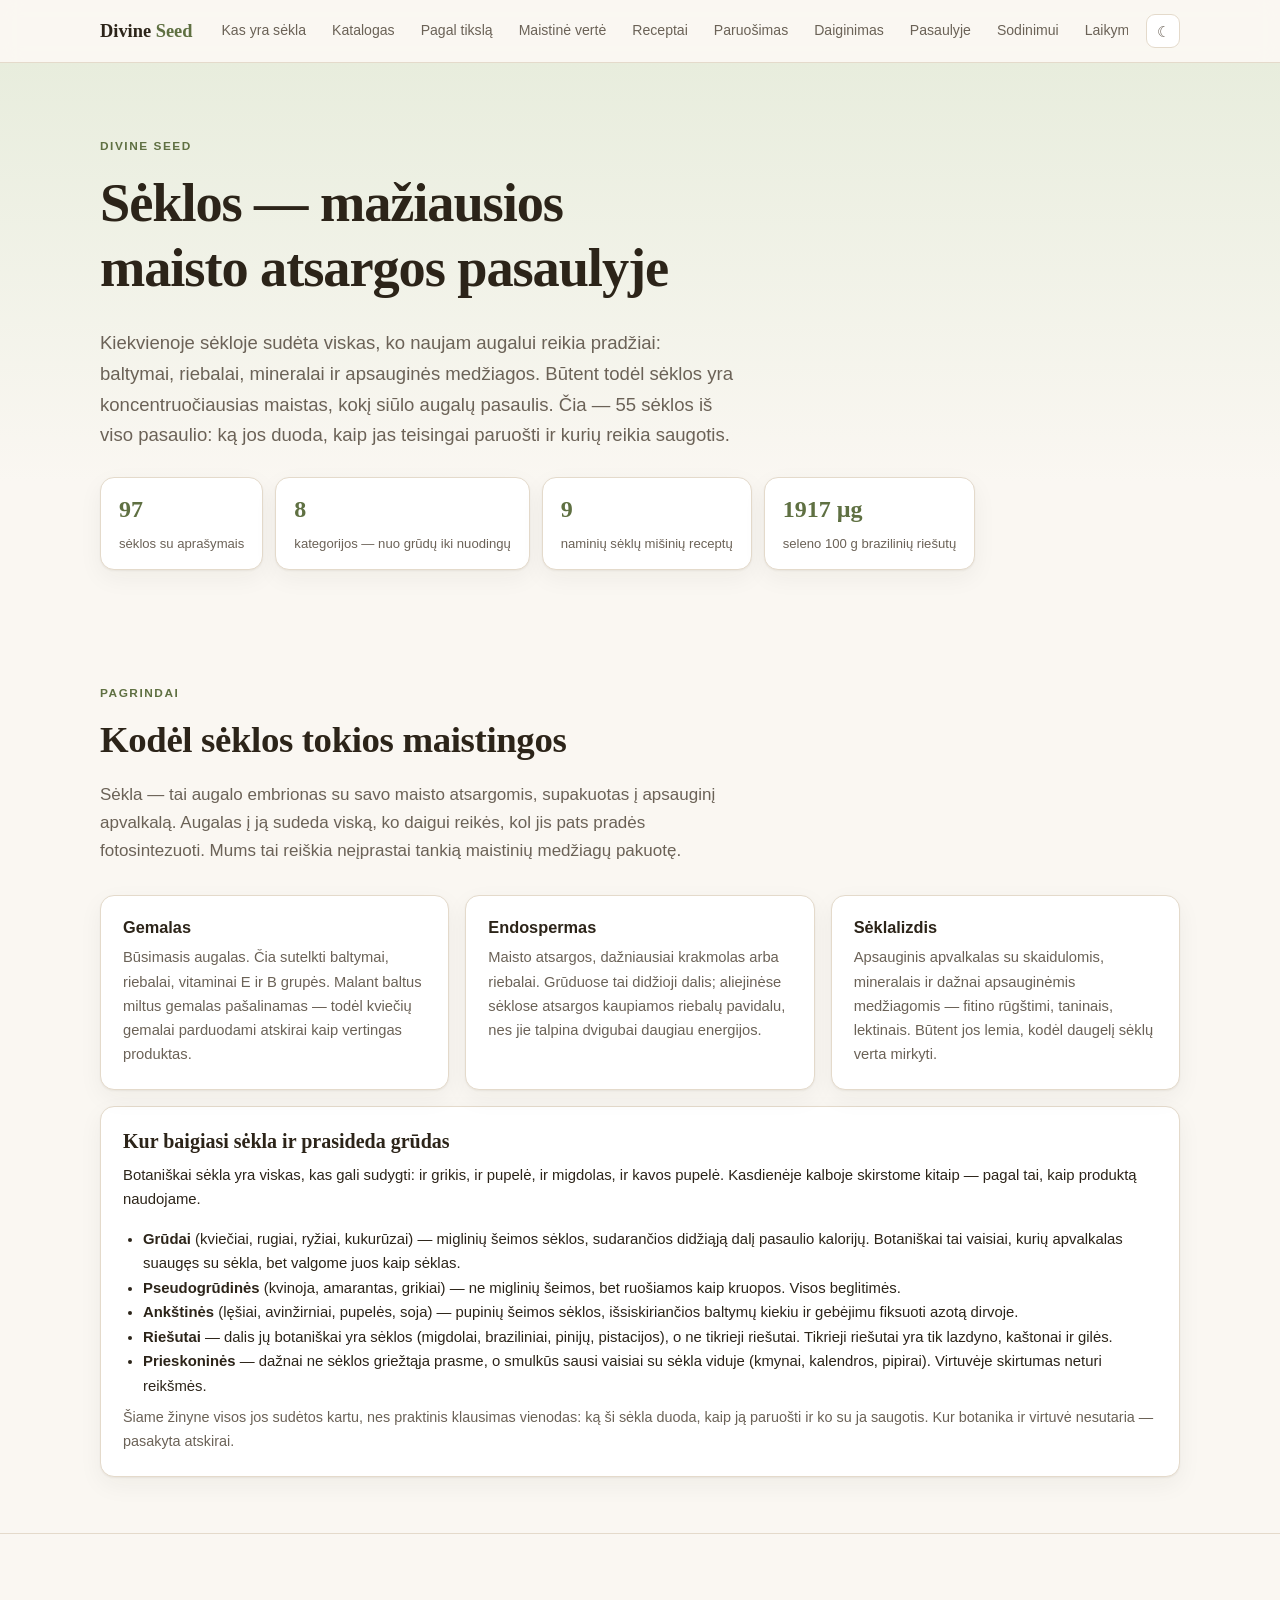
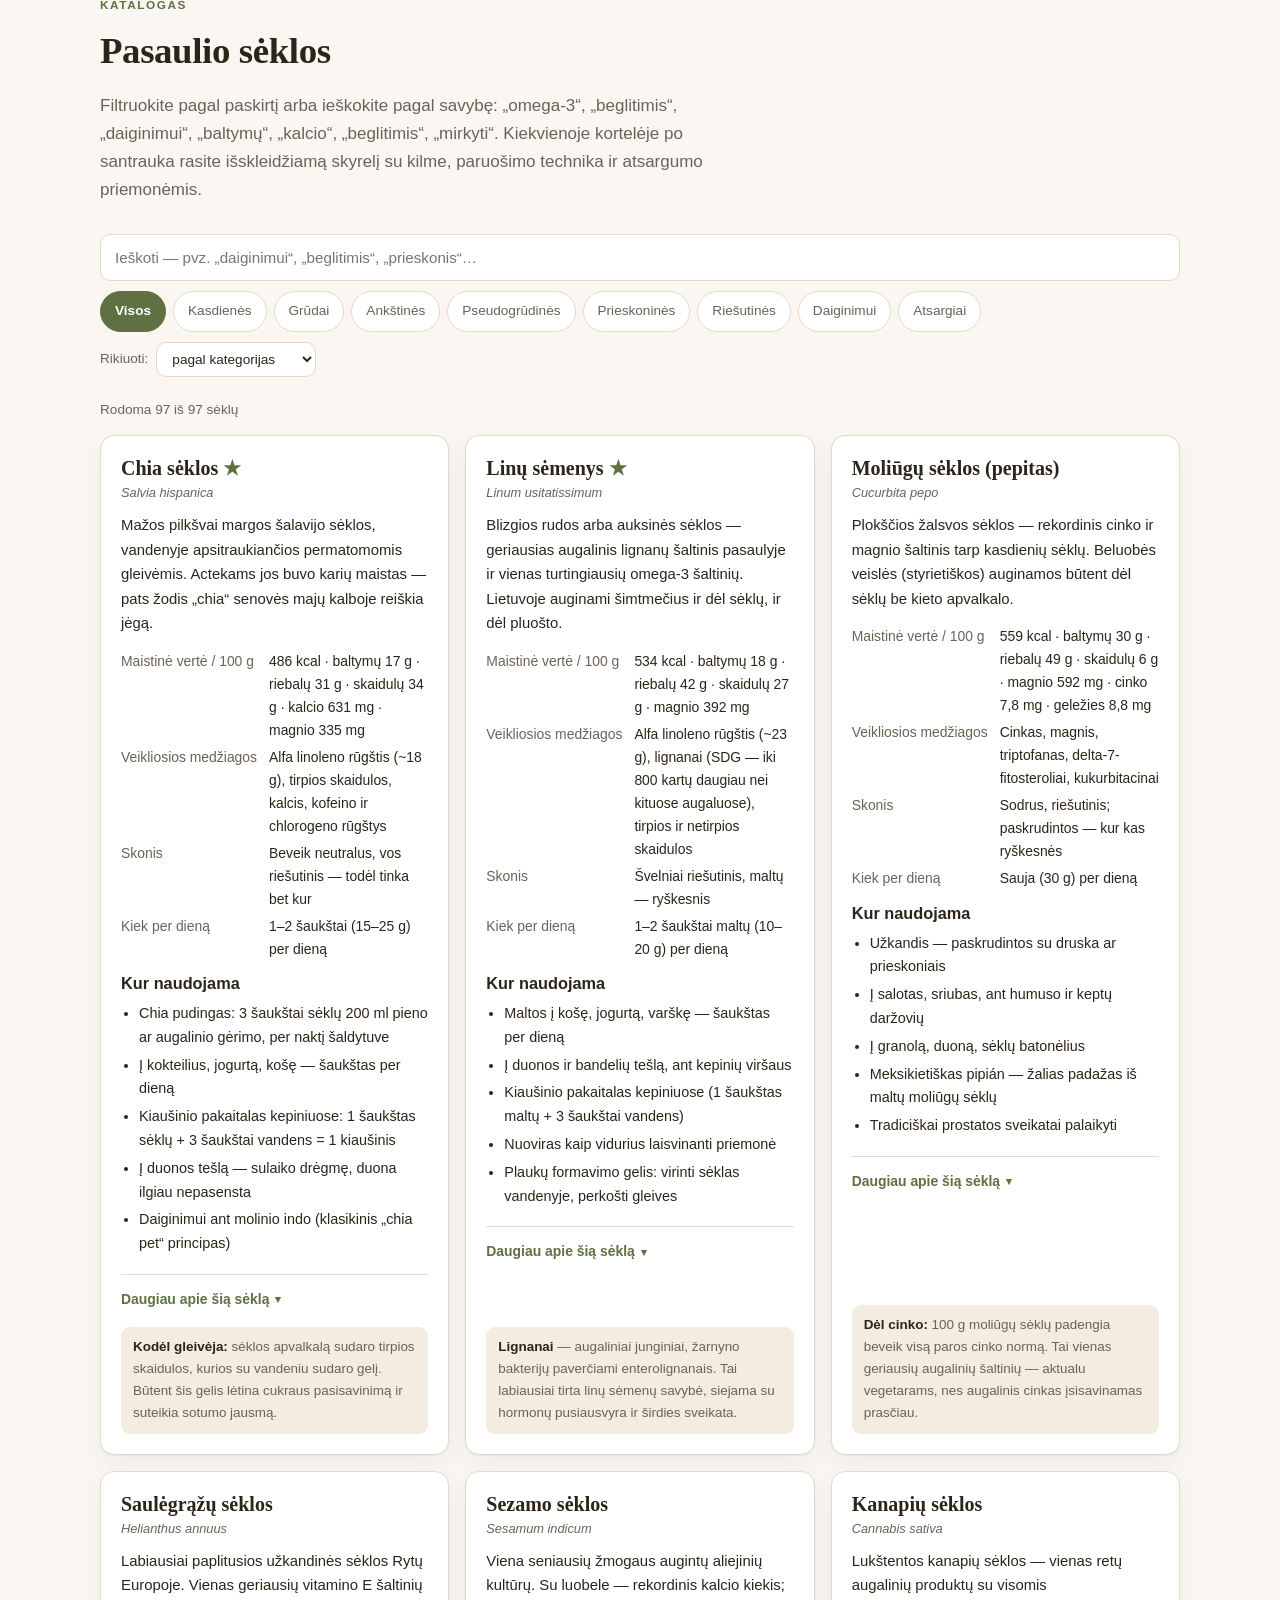
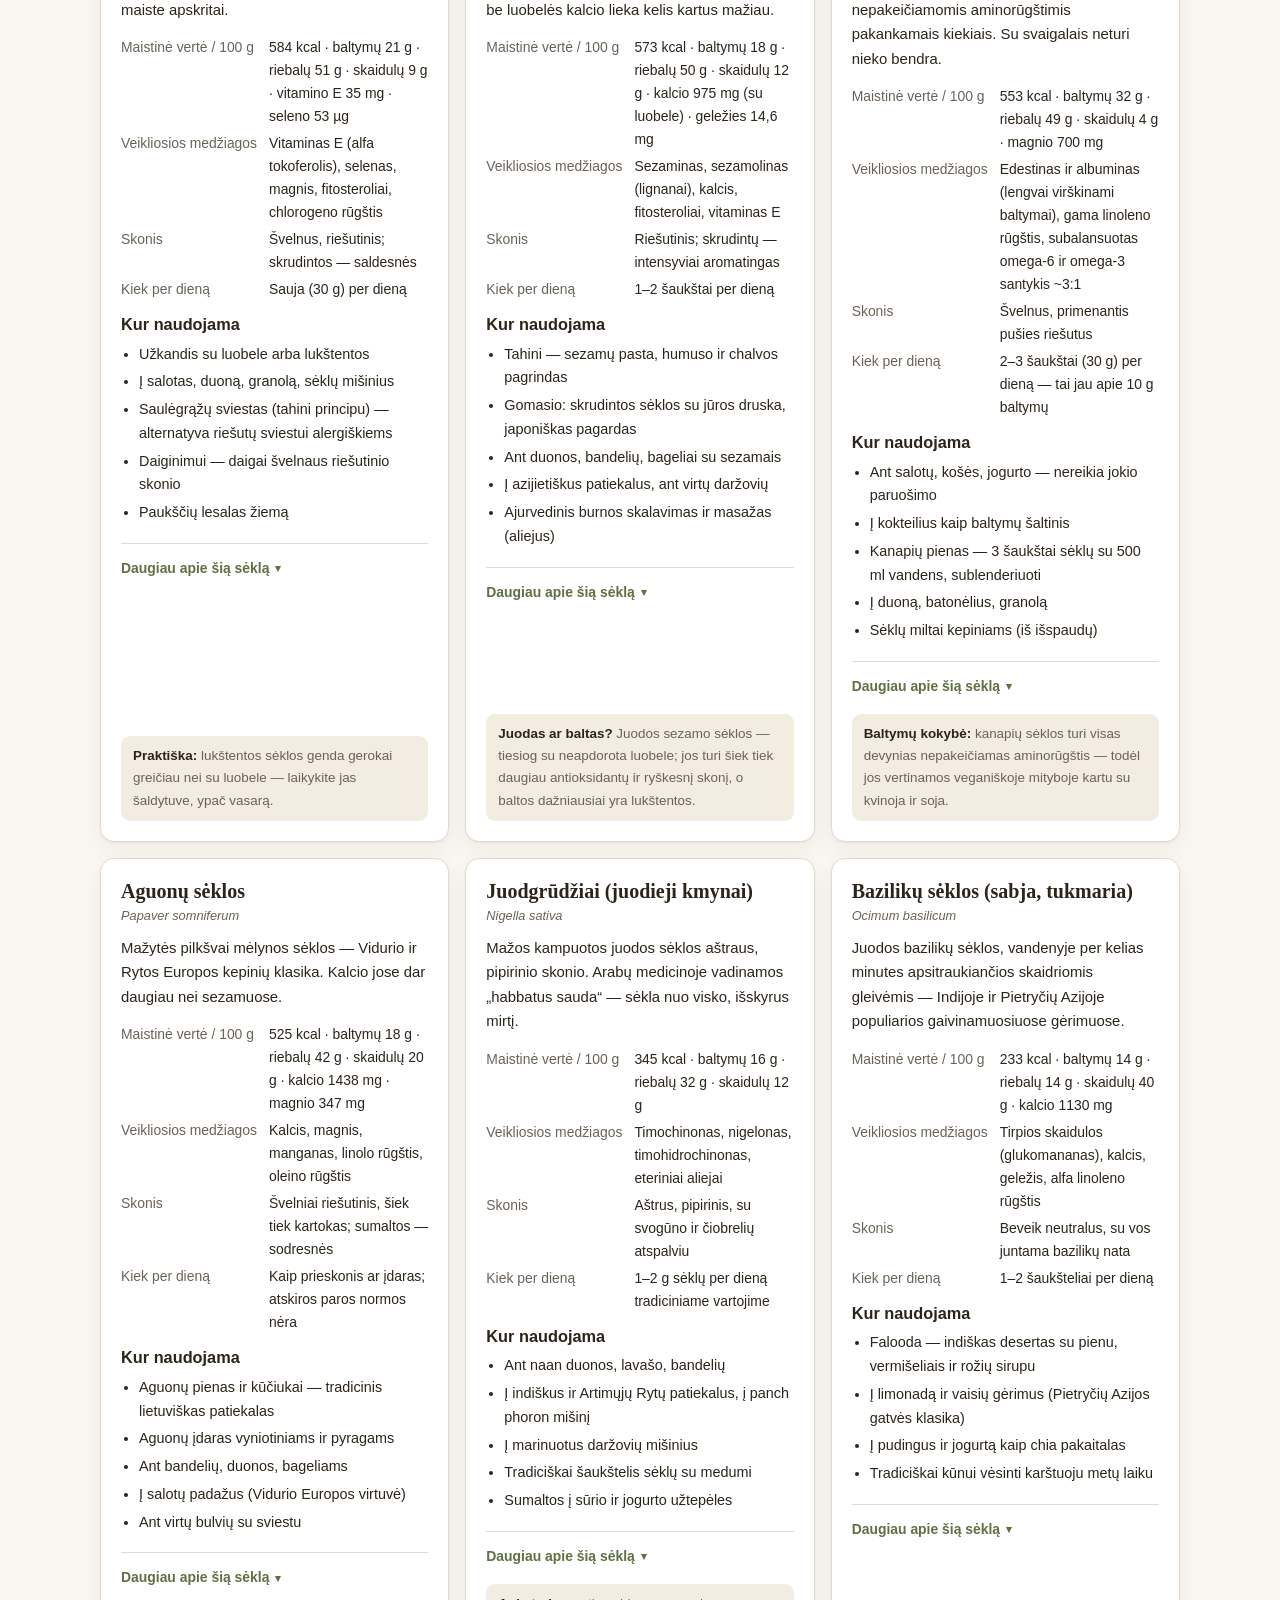
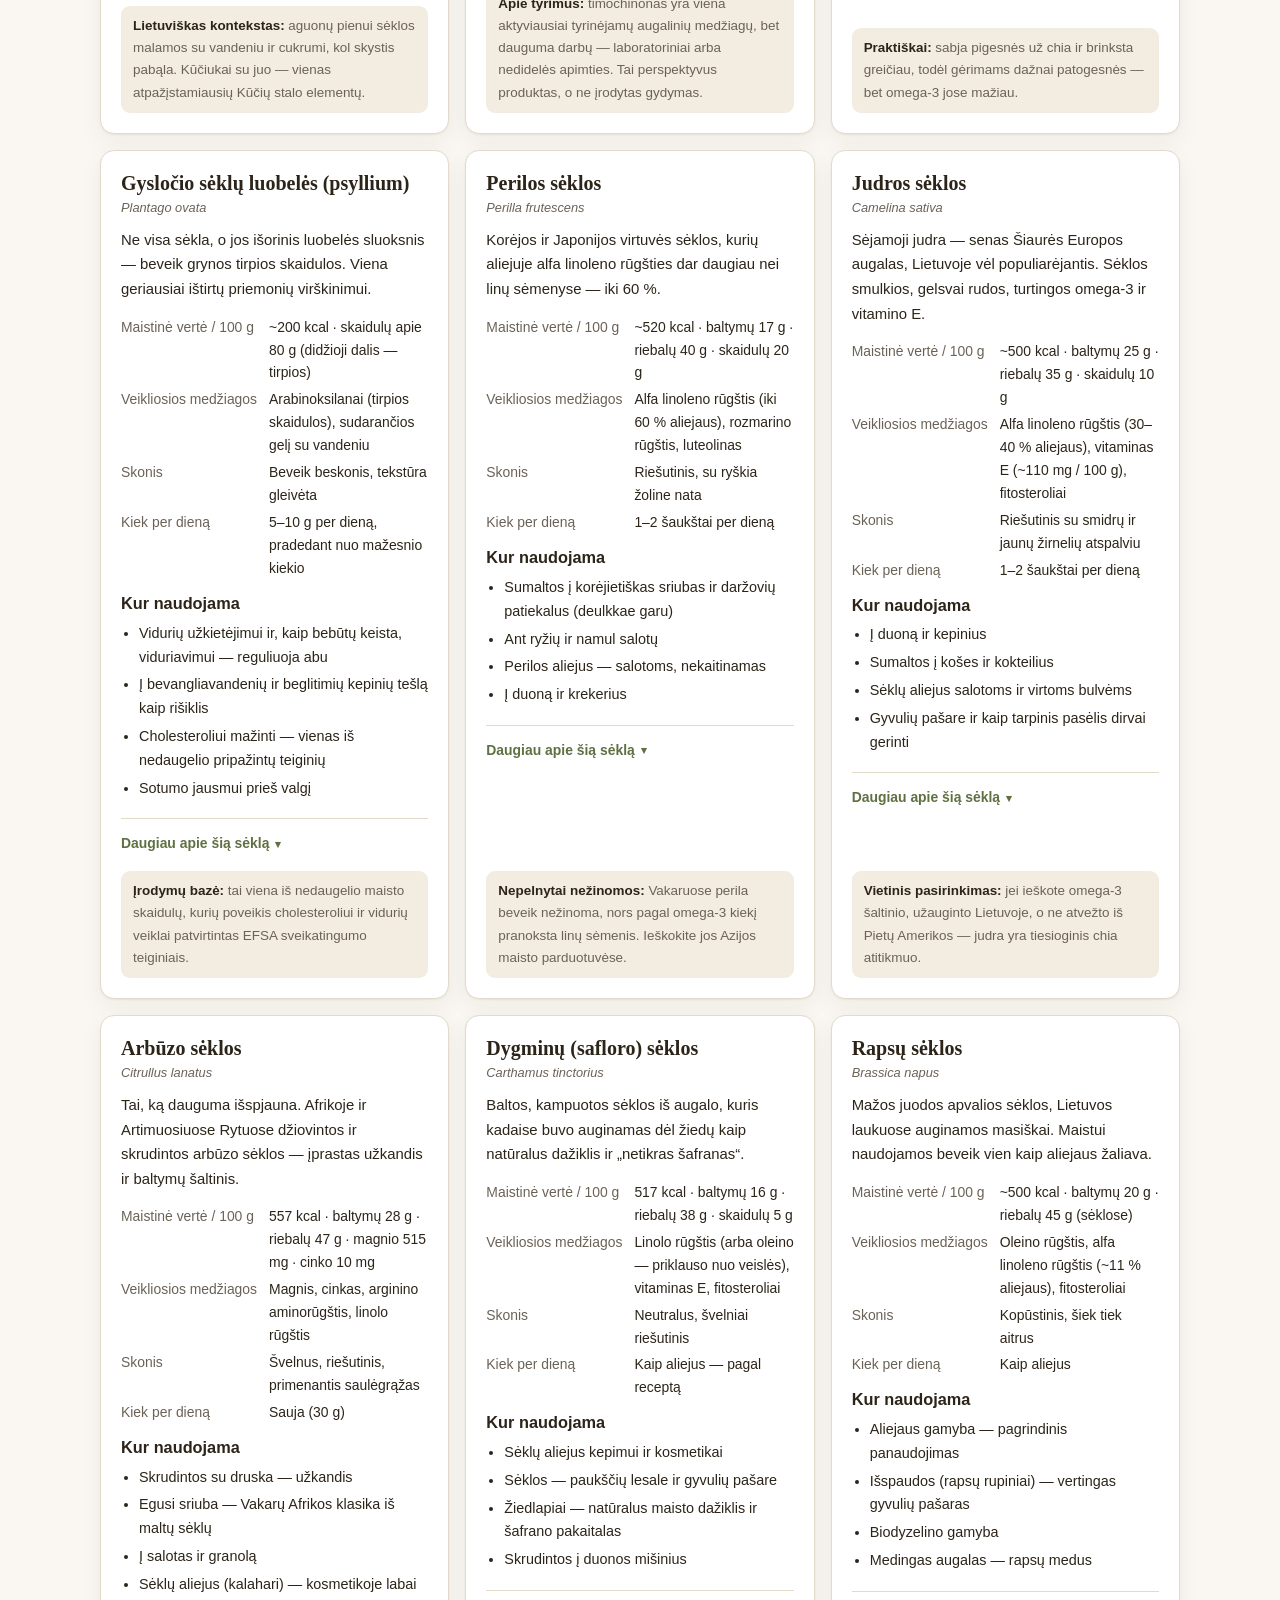
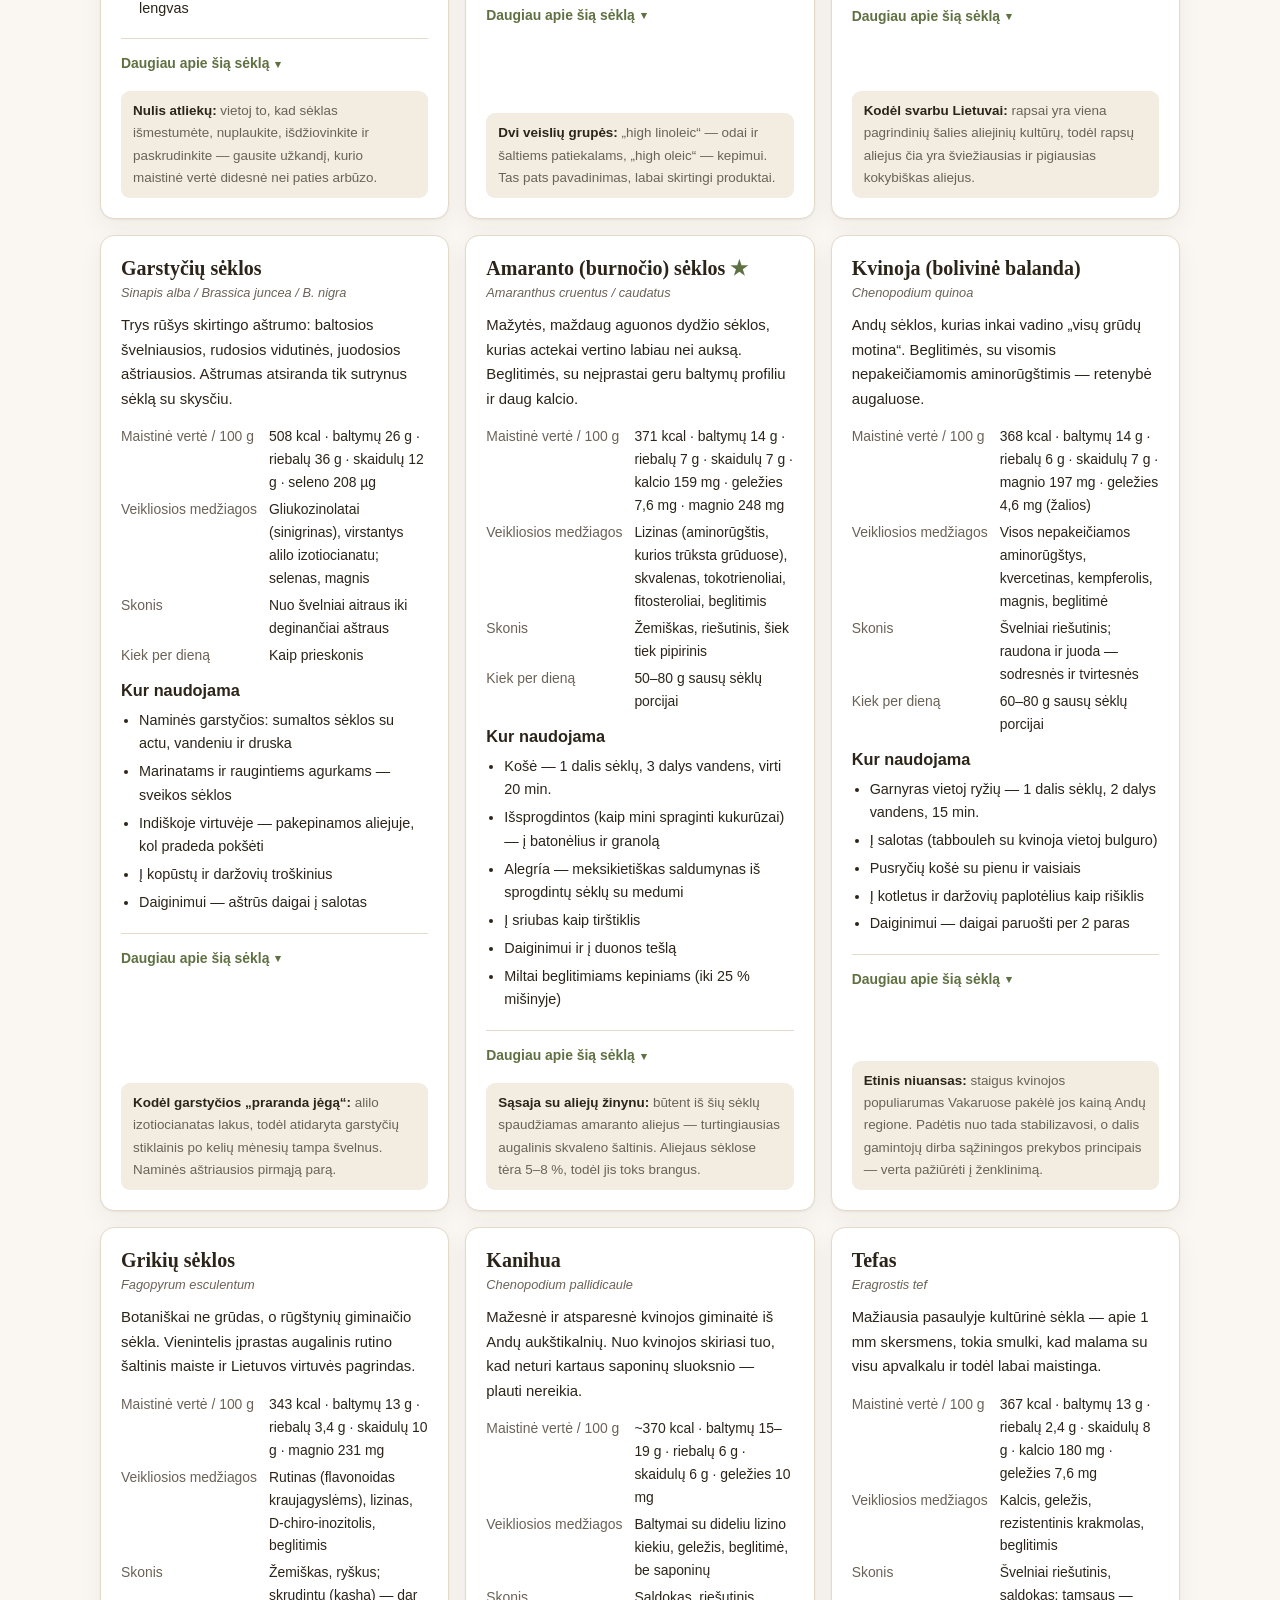
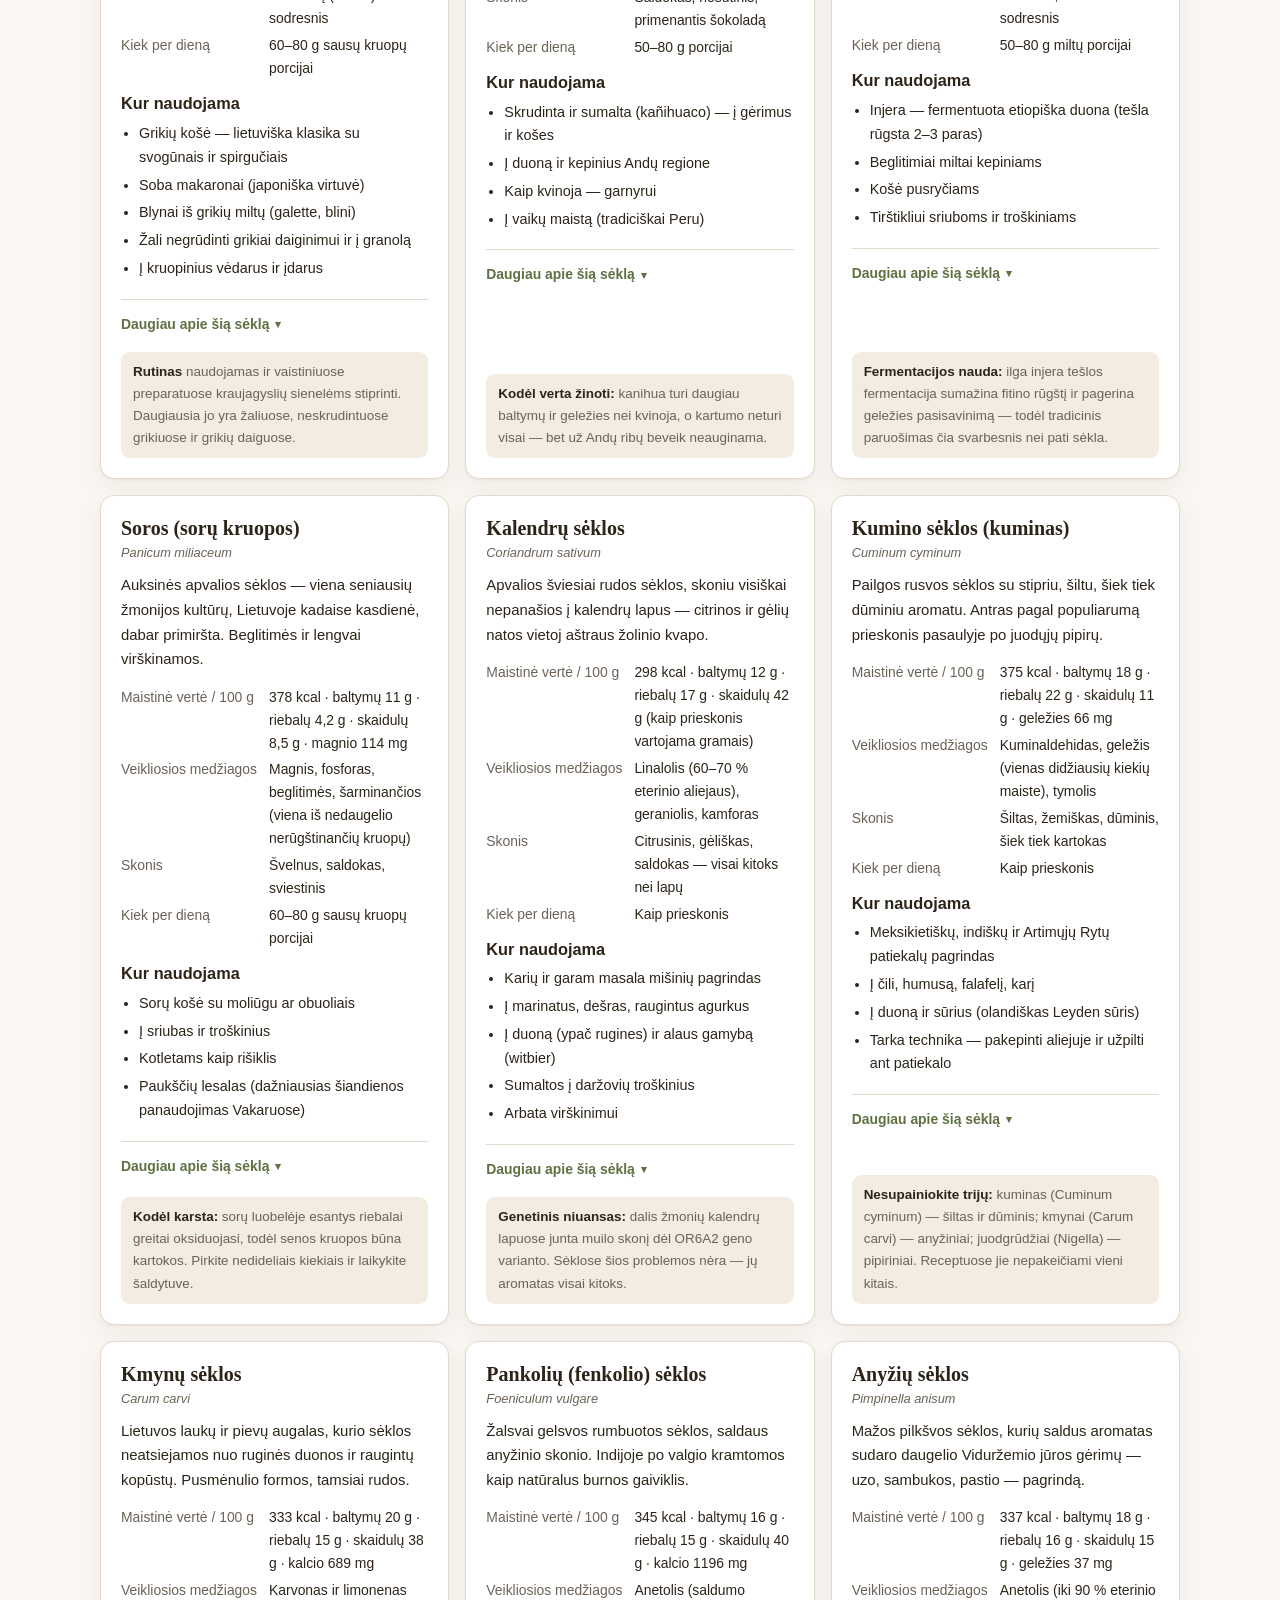
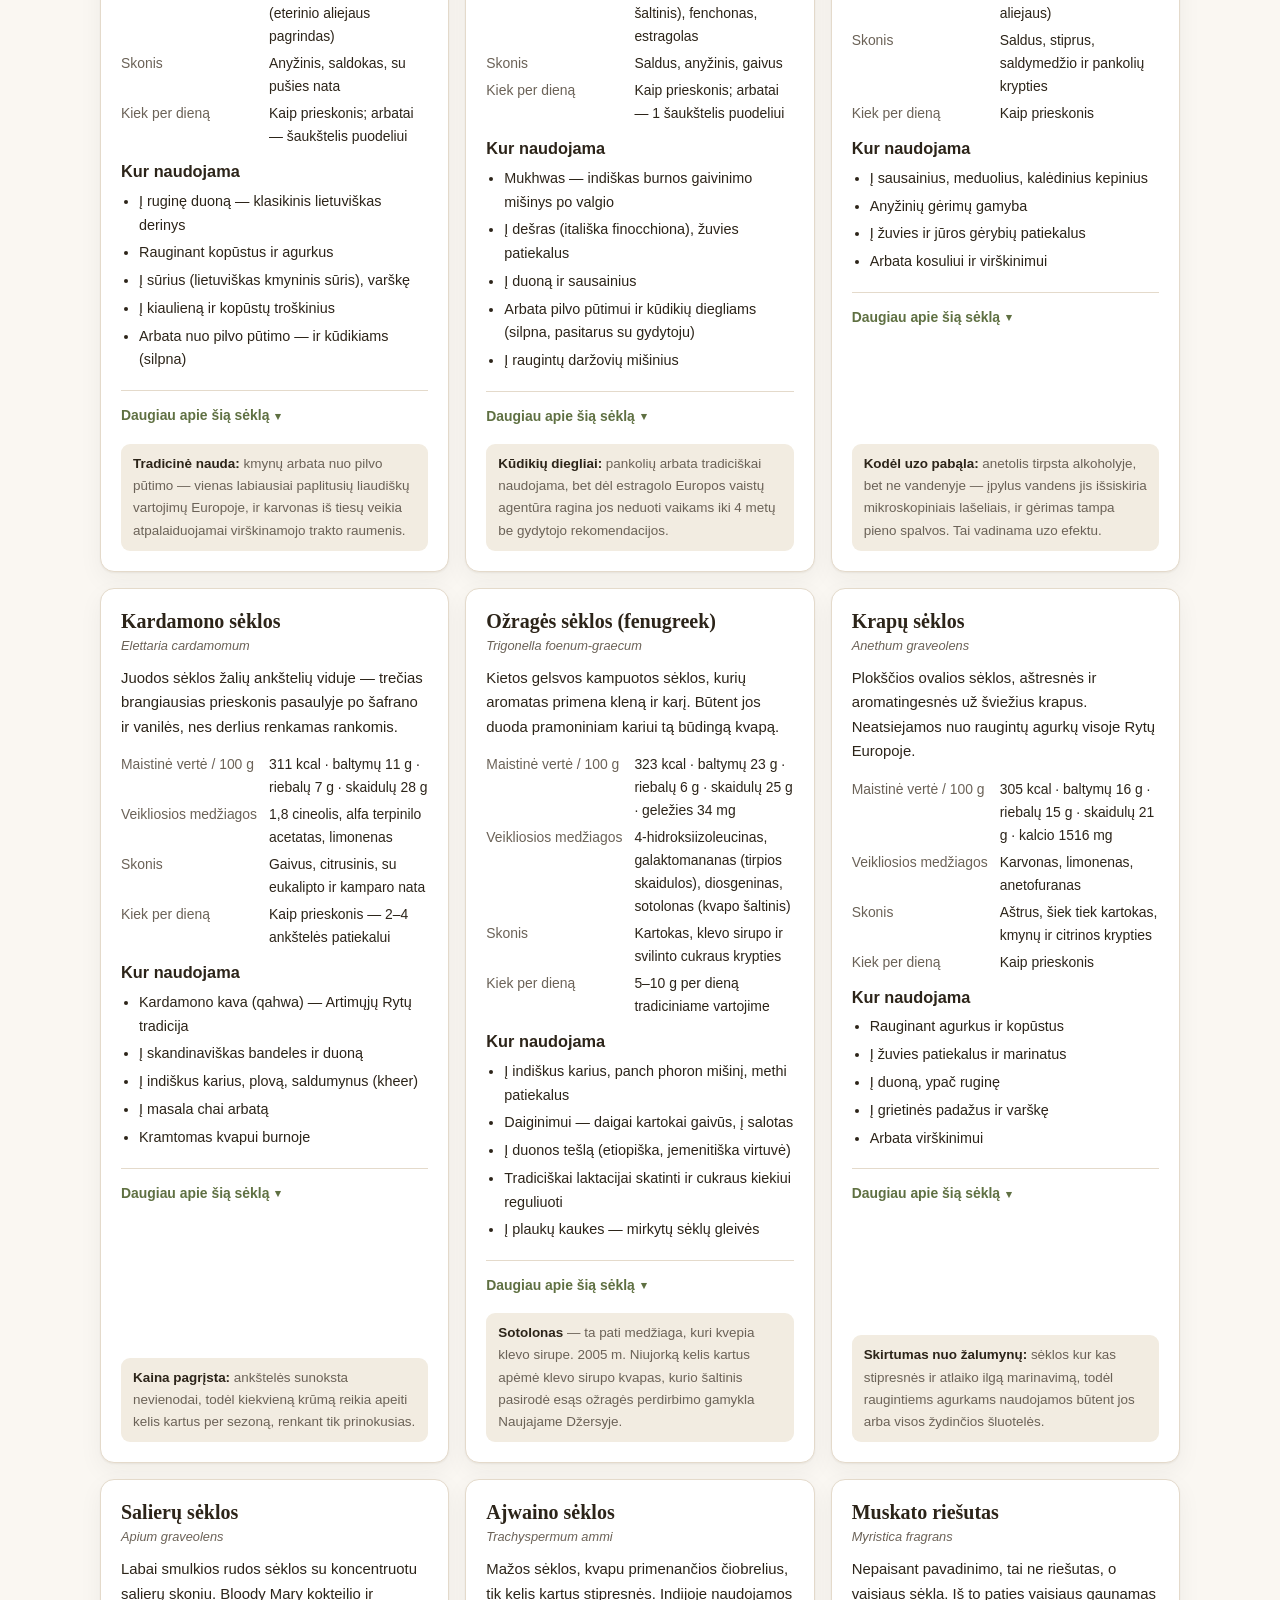
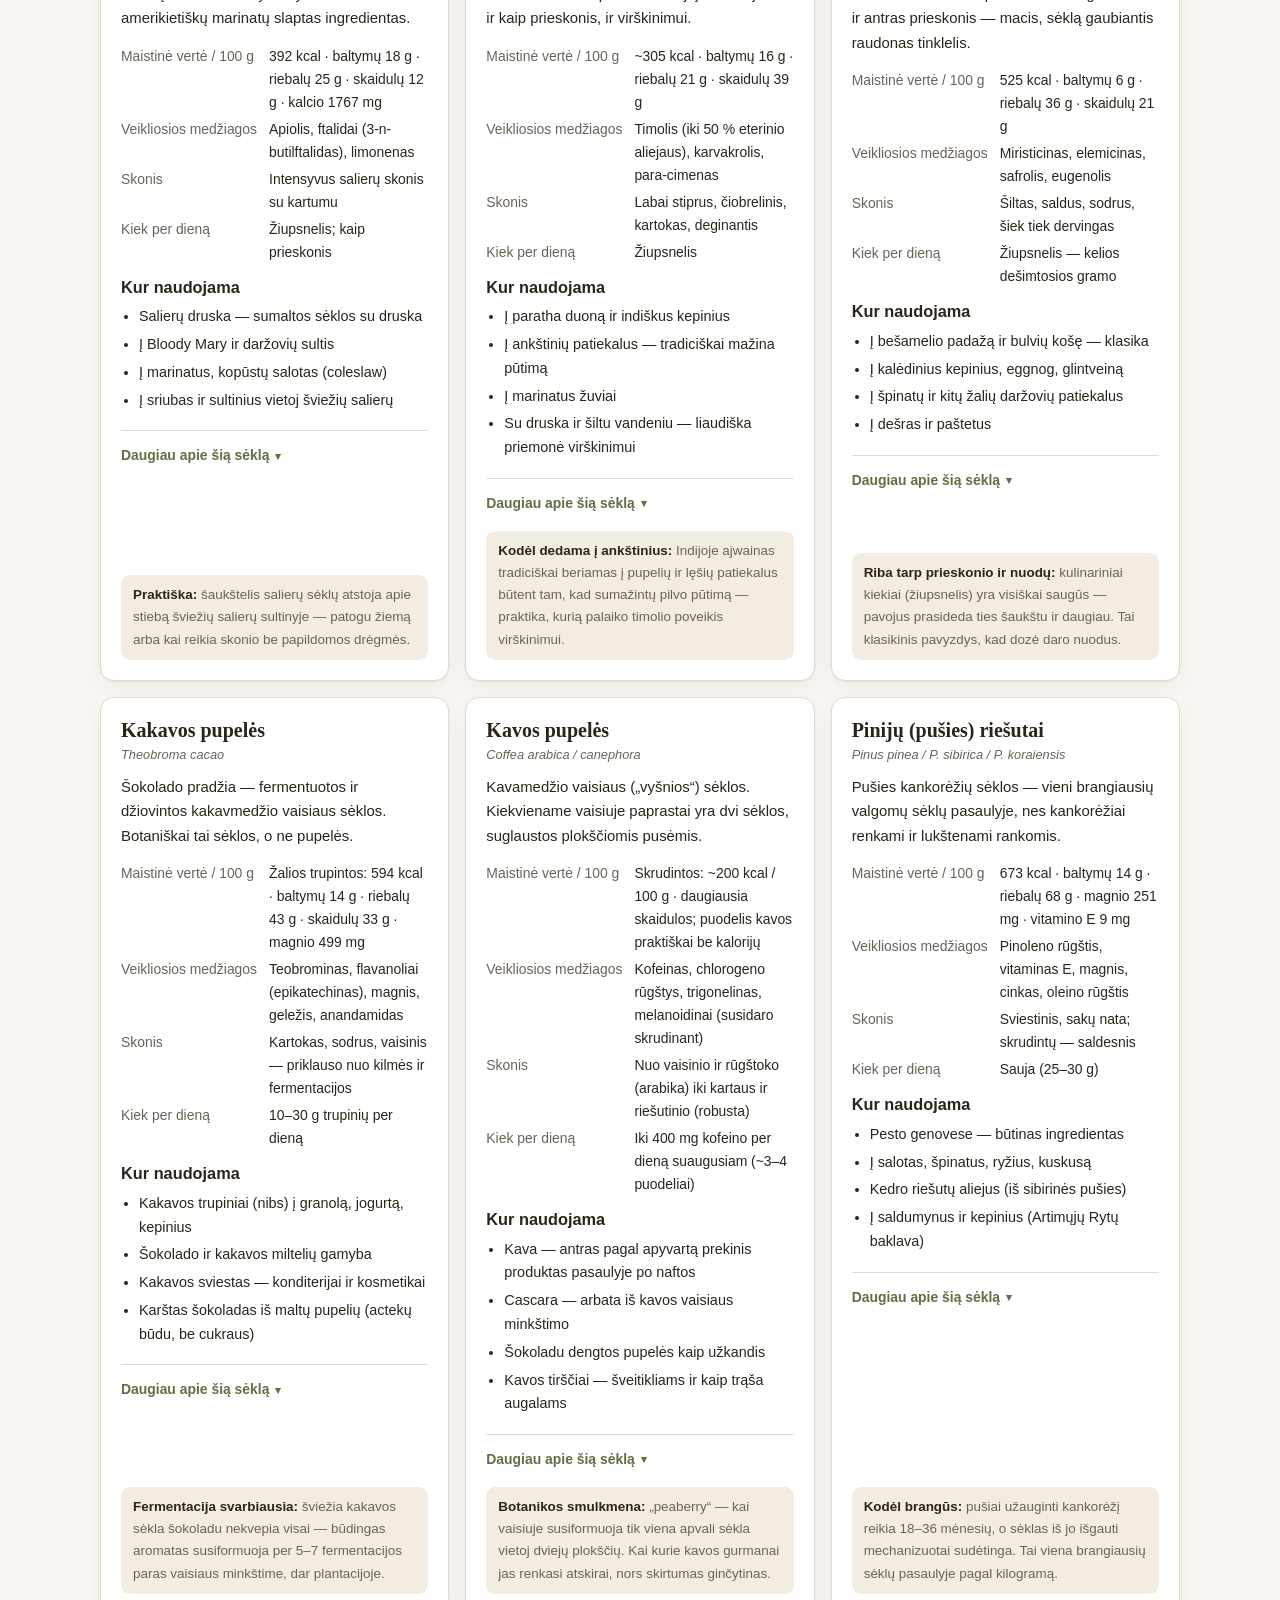
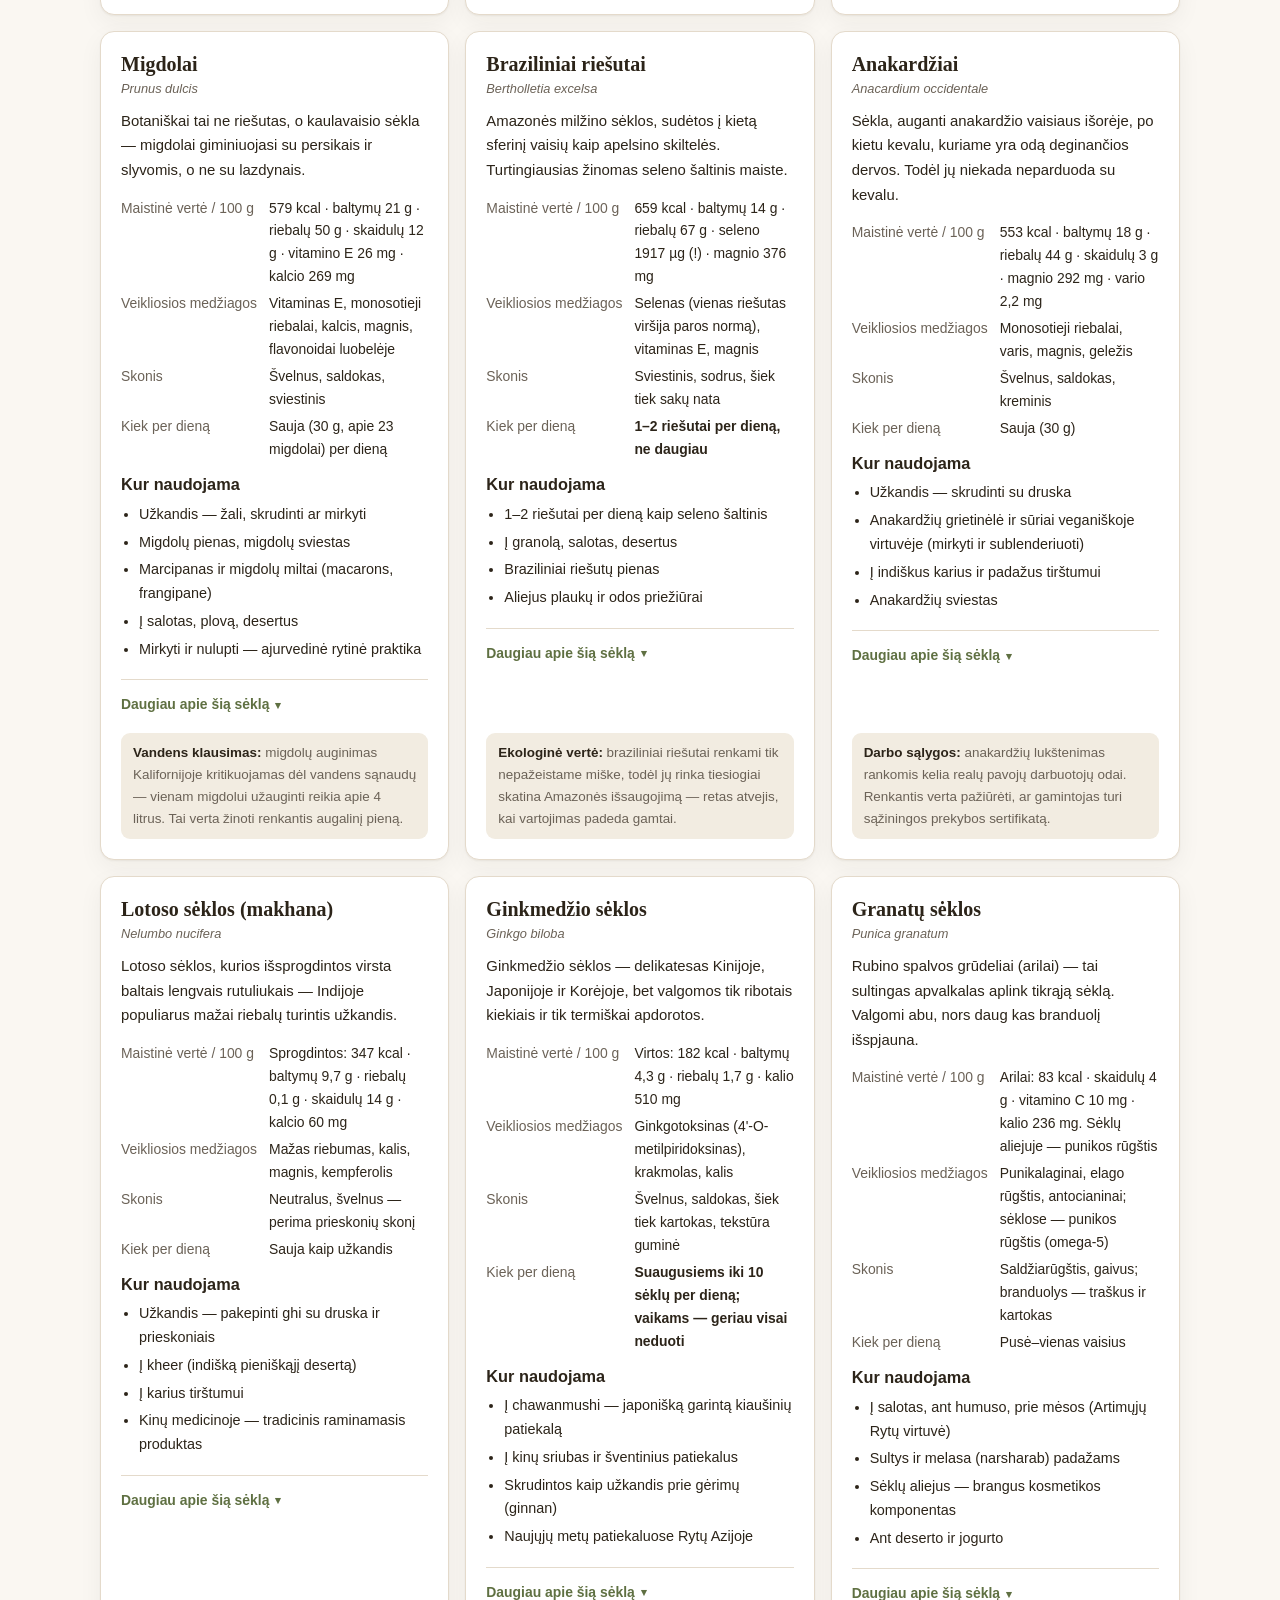
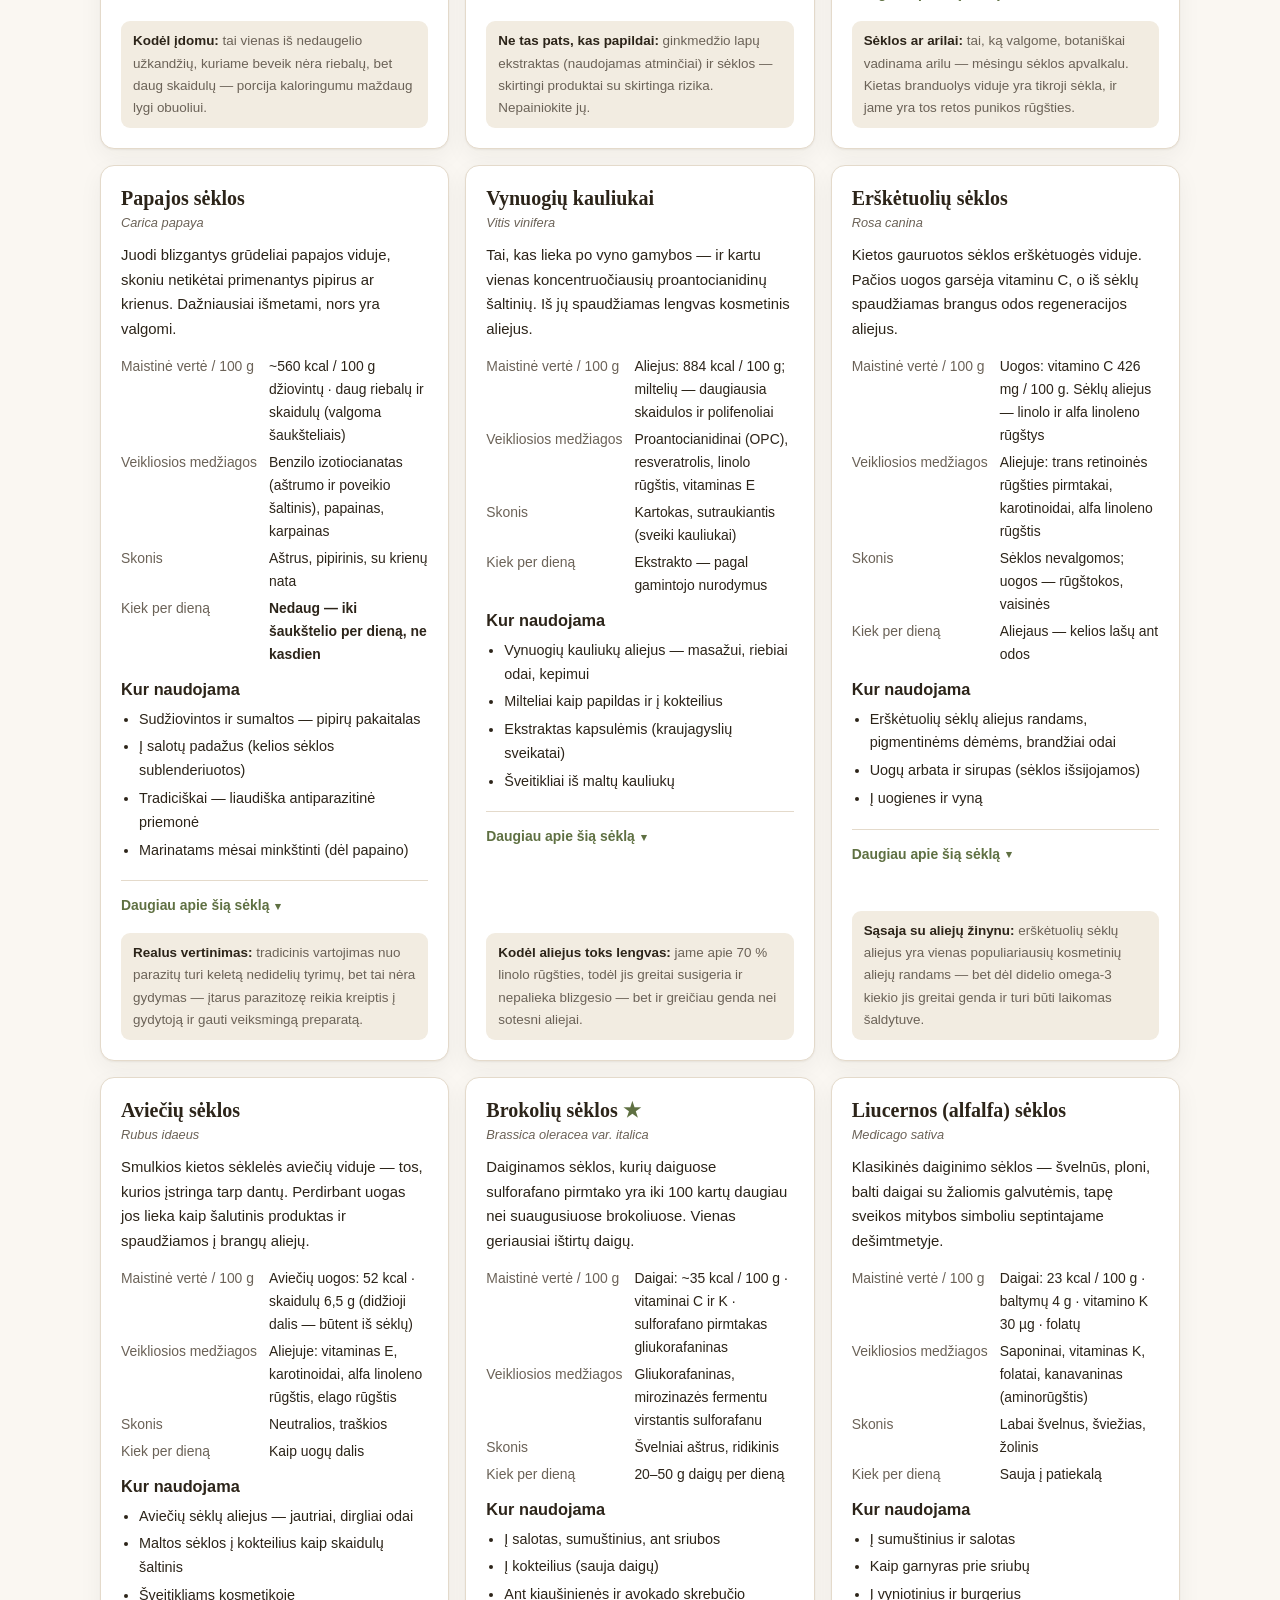
<file: seklos.html>
<!DOCTYPE html>
<html lang="lt">
<head>
<meta charset="utf-8">
<meta name="viewport" content="width=device-width, initial-scale=1">
<title>Divine Seed — pasaulio sėklų žinynas | Nauda ir panaudojimas</title>
<meta name="description" content="97 pasaulio sėklos vienoje vietoje: chia, linų sėmenys, moliūgų, kvinoja, amarantas, prieskoninės ir daiginamos sėklos — maistinė vertė, paruošimas, nauda ir atsargumo priemonės.">
<meta name="theme-color" content="#5f7042">
<meta property="og:title" content="Divine Seed — pasaulio sėklų žinynas">
<meta property="og:description" content="97 sėklos: maistinė vertė, kaip paruošti, kiek valgyti, ko saugotis. Nuo chia iki ožragės ir daiginamų brokolių sėklų.">
<meta property="og:type" content="website">
<link rel="stylesheet" href="assets/css/styles.css">
<link rel="icon" href="data:image/svg+xml,<svg xmlns='http://www.w3.org/2000/svg' viewBox='0 0 100 100'><text y='.9em' font-size='90'>🌱</text></svg>">
</head>
<body class="seed-page">

<nav class="nav">
  <div class="wrap nav-inner">
    <a class="brand" href="seklos.html">Divine <span>Seed</span></a>
    <div class="nav-links">
      <a href="#kas-yra">Kas yra sėkla</a>
      <a href="#katalogas">Katalogas</a>
      <a href="#tikslas">Pagal tikslą</a>
      <a href="#verte">Maistinė vertė</a>
      <a href="#receptai">Receptai</a>
      <a href="#paruosimas">Paruošimas</a>
      <a href="#daiginimas">Daiginimas</a>
      <a href="#pasaulyje">Pasaulyje</a>
      <a href="#sodinimui">Sodinimui</a>
      <a href="#laikymas">Laikymas</a>
      <a href="#sauga">Sauga</a>
      <a href="#duk">DUK</a>
      <a href="index.html" class="nav-cross">← Aliejai</a>
    </div>
    <button class="theme-btn" id="theme-btn" type="button" aria-label="Perjungti temą">☾</button>
  </div>
</nav>

<header class="hero">
  <div class="wrap">
    <span class="eyebrow">Divine Seed</span>
    <h1>Sėklos — mažiausios<br>maisto atsargos pasaulyje</h1>
    <p class="lead">
      Kiekvienoje sėkloje sudėta viskas, ko naujam augalui reikia pradžiai: baltymai, riebalai,
      mineralai ir apsauginės medžiagos. Būtent todėl sėklos yra koncentruočiausias maistas,
      kokį siūlo augalų pasaulis. Čia — 55 sėklos iš viso pasaulio: ką jos duoda, kaip jas
      teisingai paruošti ir kurių reikia saugotis.
    </p>
    <div class="hero-stats">
      <div class="stat"><b>97</b><span>sėklos su aprašymais</span></div>
      <div class="stat"><b>8</b><span>kategorijos — nuo grūdų iki nuodingų</span></div>
      <div class="stat"><b>9</b><span>naminių sėklų mišinių receptų</span></div>
      <div class="stat"><b>1917 µg</b><span>seleno 100 g brazilinių riešutų</span></div>
    </div>
  </div>
</header>

<!-- ======================= KAS YRA SĖKLA ======================= -->
<section id="kas-yra">
  <div class="wrap">
    <div class="section-head">
      <span class="eyebrow">Pagrindai</span>
      <h2>Kodėl sėklos tokios maistingos</h2>
      <p>
        Sėkla — tai augalo embrionas su savo maisto atsargomis, supakuotas į apsauginį apvalkalą.
        Augalas į ją sudeda viską, ko daigui reikės, kol jis pats pradės fotosintezuoti. Mums tai
        reiškia neįprastai tankią maistinių medžiagų pakuotę.
      </p>
    </div>

    <div class="grid grid-3" style="margin-bottom:16px">
      <div class="card">
        <h4>Gemalas</h4>
        <p style="font-size:.92rem;color:var(--muted);margin:0">Būsimasis augalas. Čia sutelkti baltymai, riebalai, vitaminai E ir B grupės. Malant baltus miltus gemalas pašalinamas — todėl kviečių gemalai parduodami atskirai kaip vertingas produktas.</p>
      </div>
      <div class="card">
        <h4>Endospermas</h4>
        <p style="font-size:.92rem;color:var(--muted);margin:0">Maisto atsargos, dažniausiai krakmolas arba riebalai. Grūduose tai didžioji dalis; aliejinėse sėklose atsargos kaupiamos riebalų pavidalu, nes jie talpina dvigubai daugiau energijos.</p>
      </div>
      <div class="card">
        <h4>Sėklalizdis</h4>
        <p style="font-size:.92rem;color:var(--muted);margin:0">Apsauginis apvalkalas su skaidulomis, mineralais ir dažnai apsauginėmis medžiagomis — fitino rūgštimi, taninais, lektinais. Būtent jos lemia, kodėl daugelį sėklų verta mirkyti.</p>
      </div>
    </div>

    <div class="card">
      <h3>Kur baigiasi sėkla ir prasideda grūdas</h3>
      <p style="font-size:.93rem">
        Botaniškai sėkla yra viskas, kas gali sudygti: ir grikis, ir pupelė, ir migdolas, ir kavos
        pupelė. Kasdienėje kalboje skirstome kitaip — pagal tai, kaip produktą naudojame.
      </p>
      <ul style="font-size:.93rem;padding-left:20px;margin-bottom:8px">
        <li><b>Grūdai</b> (kviečiai, rugiai, ryžiai, kukurūzai) — miglinių šeimos sėklos, sudarančios didžiąją dalį pasaulio kalorijų. Botaniškai tai vaisiai, kurių apvalkalas suaugęs su sėkla, bet valgome juos kaip sėklas.</li>
        <li><b>Pseudogrūdinės</b> (kvinoja, amarantas, grikiai) — ne miglinių šeimos, bet ruošiamos kaip kruopos. Visos beglitimės.</li>
        <li><b>Ankštinės</b> (lęšiai, avinžirniai, pupelės, soja) — pupinių šeimos sėklos, išsiskiriančios baltymų kiekiu ir gebėjimu fiksuoti azotą dirvoje.</li>
        <li><b>Riešutai</b> — dalis jų botaniškai yra sėklos (migdolai, braziliniai, pinijų, pistacijos), o ne tikrieji riešutai. Tikrieji riešutai yra tik lazdyno, kaštonai ir gilės.</li>
        <li><b>Prieskoninės</b> — dažnai ne sėklos griežtąja prasme, o smulkūs sausi vaisiai su sėkla viduje (kmynai, kalendros, pipirai). Virtuvėje skirtumas neturi reikšmės.</li>
      </ul>
      <p style="font-size:.9rem;color:var(--muted);margin:0">
        Šiame žinyne visos jos sudėtos kartu, nes praktinis klausimas vienodas: ką ši sėkla
        duoda, kaip ją paruošti ir ko su ja saugotis. Kur botanika ir virtuvė nesutaria —
        pasakyta atskirai.
      </p>
    </div>
  </div>
</section>

<!-- ======================= KATALOGAS ======================= -->
<section id="katalogas">
  <div class="wrap">
    <div class="section-head">
      <span class="eyebrow">Katalogas</span>
      <h2>Pasaulio sėklos</h2>
      <p>
        Filtruokite pagal paskirtį arba ieškokite pagal savybę: „omega-3“, „beglitimis“,
        „daiginimui“, „baltymų“, „kalcio“, „beglitimis“, „mirkyti“. Kiekvienoje kortelėje po santrauka rasite
        išskleidžiamą skyrelį su kilme, paruošimo technika ir atsargumo priemonėmis.
      </p>
    </div>

    <div class="toolbar">
      <input class="search" id="seed-search" type="search" placeholder="Ieškoti — pvz. „daiginimui“, „beglitimis“, „prieskonis“…" aria-label="Ieškoti sėklos">
      <div class="chips" role="group" aria-label="Filtruoti pagal kategoriją">
        <button class="chip" type="button" data-cat="visi" aria-pressed="true">Visos</button>
        <button class="chip" type="button" data-cat="kasdienes" aria-pressed="false">Kasdienės</button>
        <button class="chip" type="button" data-cat="grudai" aria-pressed="false">Grūdai</button>
        <button class="chip" type="button" data-cat="ankstines" aria-pressed="false">Ankštinės</button>
        <button class="chip" type="button" data-cat="pseudograudai" aria-pressed="false">Pseudogrūdinės</button>
        <button class="chip" type="button" data-cat="prieskoniai" aria-pressed="false">Prieskoninės</button>
        <button class="chip" type="button" data-cat="riesutines" aria-pressed="false">Riešutinės</button>
        <button class="chip" type="button" data-cat="daiginimui" aria-pressed="false">Daiginimui</button>
        <button class="chip" type="button" data-cat="atsargiai" aria-pressed="false">Atsargiai</button>
      </div>
      <div class="sort-wrap">
        <label for="seed-sort">Rikiuoti:</label>
        <select id="seed-sort">
          <option value="numatytas">pagal kategorijas</option>
          <option value="pavadinimas">pagal pavadinimą</option>
          <option value="baltymai">pagal baltymų kiekį</option>
        </select>
      </div>
    </div>

    <p class="count" id="seed-count" aria-live="polite"></p>
    <div class="oil-grid" id="seed-grid"></div>
    <noscript>
      <p class="empty">Katalogui reikalingas JavaScript. Įjunkite jį naršyklėje, kad matytumėte visas 97 sėklas.</p>
    </noscript>
  </div>
</section>

<!-- ======================= PAGAL TIKSLĄ ======================= -->
<section id="tikslas">
  <div class="wrap">
    <div class="section-head">
      <span class="eyebrow">Greitas atsakymas</span>
      <h2>Kurią sėklą rinktis</h2>
      <p>
        Jei ateinate su konkrečiu klausimu, o ne naršyti — pradėkite nuo čia. Lentelėje
        pirmas variantas yra tas, nuo kurio siūlyčiau pradėti.
      </p>
    </div>

    <div class="table-scroll" style="margin-bottom:18px">
      <table>
        <thead><tr><th>Jei reikia</th><th>Rinkitės</th><th>Kaip</th></tr></thead>
        <tbody>
          <tr><td>Omega-3 (ALA)</td><td>Linų sėmenys, chia, judra, perila</td><td>Šaukštas maltų linų per dieną — pigiausias ir efektyviausias variantas</td></tr>
          <tr><td>Baltymų</td><td>Kanapių sėklos, lubinai, lęšiai, moliūgų sėklos</td><td>Kanapių — 3 šaukštai duoda apie 10 g; lęšiai — pigiausias šaltinis</td></tr>
          <tr><td>Geležies</td><td>Kuminas, ožragė, lęšiai, moliūgų sėklos, sezamas</td><td>Valgykite su vitamino C šaltiniu — pasisavinimas išauga kelis kartus</td></tr>
          <tr><td>Cinko</td><td>Moliūgų sėklos, kanapių, arbūzo sėklos</td><td>Sauja moliūgų sėklų padengia beveik visą paros normą</td></tr>
          <tr><td>Kalcio</td><td>Aguonos, sezamas su luobele, krapų sėklos</td><td>Aguonas malkite — sveikos praeina nesuvirškintos</td></tr>
          <tr><td>Magnio</td><td>Moliūgų sėklos, kanapių, arbūzo, brazilinis riešutas</td><td>Moliūgų sėklos — 592 mg / 100 g, vienas didžiausių kiekių maiste</td></tr>
          <tr><td>Seleno</td><td>Braziliniai riešutai, sezamas, garstyčių sėklos</td><td><b>1–2 braziliniai riešutai per dieną, ne daugiau</b></td></tr>
          <tr><td>Skaidulų</td><td>Psyllium, chia, linų sėmenys, lęšiai</td><td>Psyllium — tik su pilna stikline vandens</td></tr>
          <tr><td>Beglitimės mitybos</td><td>Grikiai, kvinoja, amarantas, soros, tefas, sorgas</td><td>Ieškokite sertifikuoto „gluten free“ ženklo dėl kryžminės taršos</td></tr>
          <tr><td>Sotumo ir svorio kontrolės</td><td>Chia, psyllium, lęšiai, avižos</td><td>Tirpios skaidulos su vandeniu sudaro gelį ir lėtina ištuštinimą</td></tr>
          <tr><td>Cholesterolio mažinimo</td><td>Avižos, miežiai, psyllium, linų sėmenys</td><td>Beta gliukanai ir tirpios skaidulos — vienos iš nedaugelio su EFSA pripažintais teiginiais</td></tr>
          <tr><td>Užkandžio be riebalų</td><td>Lotoso sėklos (makhana), sprogdintas amarantas</td><td>Makhana turi 0,1 g riebalų 100 g — retenybė tarp sėklų</td></tr>
          <tr><td>Alergijos riešutams atveju</td><td>Saulėgrąžų, moliūgų, kanapių, chia</td><td>Saulėgrąžų sėklų sviestas pakeičia žemės riešutų</td></tr>
          <tr><td>Vaikų mitybos</td><td>Maltos linų, chia, sezamo pasta, avižos</td><td>Iki 4–5 m. — tik maltos ar pastos, sveikos yra užspringimo rizika</td></tr>
        </tbody>
      </table>
    </div>

    <div class="grid grid-3">
      <div class="card">
        <h4>Vienas šaukštas per dieną</h4>
        <p style="font-size:.91rem;color:var(--muted);margin:0">Jei norite pradėti nuo vieno dalyko — maltos linų sėmenys. Pigu, prieinama Lietuvoje, daugiausia omega-3 ir lignanų, tinka į bet ką. Vienintelė sąlyga: malkite ir laikykite šaldytuve.</p>
      </div>
      <div class="card">
        <h4>Jei renkatės vietinį</h4>
        <p style="font-size:.91rem;color:var(--muted);margin:0">Lietuvoje auga ir auginama: linai, judra, kanapės, aguonos, moliūgai, saulėgrąžos, grikiai, rugiai, miežiai, avižos, žirniai, pupos, kmynai, krapai, lazdyno riešutai. Egzotikos ieškoti nebūtina.</p>
      </div>
      <div class="card">
        <h4>Ko neverta pirkti</h4>
        <p style="font-size:.91rem;color:var(--muted);margin:0">Brangių „superfood“ miltelių, kurių sudėtyje tos pačios sėklos, tik sumaltos. Malkite patys — bus pigiau ir šviežiau. Taip pat abejotinos vertės yra sėklų ekstraktai kapsulėmis, kai pačią sėklą galima tiesiog valgyti.</p>
      </div>
    </div>
  </div>
</section>

<!-- ======================= MAISTINĖ VERTĖ ======================= -->
<section id="verte">
  <div class="wrap">
    <div class="section-head">
      <span class="eyebrow">Palyginimas</span>
      <h2>Ko kurioje sėkloje daugiausia</h2>
      <p>
        Reikšmės 100 g žalio produkto. Praktiškai tiek niekas nesuvalgo — įprasta porcija yra
        sauja (apie 30 g) arba šaukštas (10–15 g), todėl skaičius dalykite atitinkamai.
      </p>
    </div>

    <div class="table-scroll" style="margin-bottom:18px">
      <table>
        <thead>
          <tr><th>Sėkla</th><th>kcal</th><th>Baltymų</th><th>Riebalų</th><th>Skaidulų</th><th>Kuo išsiskiria</th></tr>
        </thead>
        <tbody>
          <tr><td>Kanapių (lukštentos)</td><td class="num">553</td><td class="num">32 g</td><td class="num">49 g</td><td class="num">4 g</td><td>Visos nepakeičiamos aminorūgštys</td></tr>
          <tr><td>Moliūgų</td><td class="num">559</td><td class="num">30 g</td><td class="num">49 g</td><td class="num">6 g</td><td>Cinkas 7,8 mg, magnis 592 mg</td></tr>
          <tr><td>Lubinų</td><td class="num">371</td><td class="num">36 g</td><td class="num">9,7 g</td><td class="num">19 g</td><td>Daugiausia baltymų, mažai riebalų</td></tr>
          <tr><td>Saulėgrąžų</td><td class="num">584</td><td class="num">21 g</td><td class="num">51 g</td><td class="num">9 g</td><td>Vitaminas E 35 mg</td></tr>
          <tr><td>Sezamo (su luobele)</td><td class="num">573</td><td class="num">18 g</td><td class="num">50 g</td><td class="num">12 g</td><td>Kalcis 975 mg</td></tr>
          <tr><td>Aguonų</td><td class="num">525</td><td class="num">18 g</td><td class="num">42 g</td><td class="num">20 g</td><td>Kalcis 1438 mg</td></tr>
          <tr><td>Linų sėmenų</td><td class="num">534</td><td class="num">18 g</td><td class="num">42 g</td><td class="num">27 g</td><td>Omega-3 ~23 g, lignanai</td></tr>
          <tr><td>Chia</td><td class="num">486</td><td class="num">17 g</td><td class="num">31 g</td><td class="num">34 g</td><td>Omega-3 ~18 g, gelis</td></tr>
          <tr><td>Ožragės</td><td class="num">323</td><td class="num">23 g</td><td class="num">6 g</td><td class="num">25 g</td><td>Geležis 34 mg</td></tr>
          <tr><td>Kvinoja</td><td class="num">368</td><td class="num">14 g</td><td class="num">6 g</td><td class="num">7 g</td><td>Pilnas baltymas, beglitimė</td></tr>
          <tr><td>Amaranto</td><td class="num">371</td><td class="num">14 g</td><td class="num">7 g</td><td class="num">7 g</td><td>Lizinas, kalcis 159 mg</td></tr>
          <tr><td>Grikių</td><td class="num">343</td><td class="num">13 g</td><td class="num">3,4 g</td><td class="num">10 g</td><td>Rutinas, beglitimiai</td></tr>
          <tr><td>Braziliniai riešutai</td><td class="num">659</td><td class="num">14 g</td><td class="num">67 g</td><td class="num">7,5 g</td><td>Selenas 1917 µg — riba 1–2 vnt.</td></tr>
          <tr><td>Psyllium luobelės</td><td class="num">~200</td><td class="num">2 g</td><td class="num">0,5 g</td><td class="num">~80 g</td><td>Beveik grynos tirpios skaidulos</td></tr>
          <tr><td>Lotoso (makhana)</td><td class="num">347</td><td class="num">9,7 g</td><td class="num">0,1 g</td><td class="num">14 g</td><td>Beveik be riebalų</td></tr>
        </tbody>
      </table>
    </div>

    <div class="grid grid-3">
      <div class="card">
        <h4>Jei reikia omega-3</h4>
        <p style="font-size:.91rem;color:var(--muted);margin:0">Linų sėmenys, chia, judra, perila. Svarbu: tai ALA forma, kurią organizmas į EPA ir DHA paverčia tik 5–10 %. Todėl augalinės sėklos žuvies nepakeičia visa apimtimi.</p>
      </div>
      <div class="card">
        <h4>Jei reikia baltymų</h4>
        <p style="font-size:.91rem;color:var(--muted);margin:0">Kanapių sėklos, lubinai, moliūgų sėklos, kvinoja. Kanapės ir kvinoja turi visas nepakeičiamas aminorūgštis — retenybė tarp augalų.</p>
      </div>
      <div class="card">
        <h4>Jei reikia kalcio</h4>
        <p style="font-size:.91rem;color:var(--muted);margin:0">Aguonos, sezamas su luobele, krapų ir salierų sėklos. Įsisavinimą mažina oksalatai, todėl skaičiai lentelėje yra viršutinė riba, o ne tai, ką organizmas pasisavins.</p>
      </div>
    </div>
  </div>
</section>

<!-- ======================= RECEPTAI ======================= -->
<section id="receptai">
  <div class="wrap">
    <div class="section-head">
      <span class="eyebrow">Praktika</span>
      <h2>Sėklų mišiniai ir receptai</h2>
      <p>
        Devyni receptai, kuriuos verta mokėti atmintinai. Dauguma jų — prieskonių mišiniai,
        kurie parduotuvėje kainuoja kelis kartus brangiau nei pasigaminti patiems, ir yra
        gerokai aromatingesni, kai sėklos paskrudintos prieš pat malimą.
      </p>
    </div>

    <div class="grid grid-2" style="margin-bottom:16px">
      <div class="card recipe">
        <h3>Dukkah — egiptietiškas mišinys</h3>
        <div class="ratio">
          50 g <b>lazdyno riešutų</b> · 30 g <b>sezamo</b> · 2 šaukštai <b>kalendrų</b> ·
          1 šaukštas <b>kumino</b> · druska, pipirai
        </div>
        <ol>
          <li>Atskirai paskrudinkite riešutus (170 °C, 12 min.) ir sėklas keptuvėje.</li>
          <li>Atvėsinkite ir sugrūskite grūstuvėje — <b>ne blenderiu</b>, kitaip virs pasta.</li>
          <li>Tekstūra turi likti trupininga, ne miltelinė.</li>
          <li>Valgoma merkiant duoną į alyvuogių aliejų, o paskui į dukkah.</li>
        </ol>
      </div>

      <div class="card recipe">
        <h3>Gomasio — japoniškas pagardas</h3>
        <div class="ratio">
          5 dalys <b>sezamo sėklų</b> · 1 dalis <b>jūros druskos</b>
        </div>
        <ol>
          <li>Sezamą paskrudinkite sausoje keptuvėje, kol pradės šokinėti ir pakvips.</li>
          <li>Grūstuvėje sugrūskite su druska — apie 80 % sėklų turi būti pratrintos.</li>
          <li>Beriama ant ryžių, daržovių, sriubų, avokado.</li>
          <li>Laikosi 2 savaites — paskui praranda aromatą.</li>
        </ol>
      </div>

      <div class="card recipe">
        <h3>Panch phoron — bengališkas penketas</h3>
        <div class="ratio">
          Po 1 dalį: <b>ožragės</b> · <b>juodgrūdžių</b> · <b>pankolių</b> ·
          <b>garstyčių</b> · <b>kmynų</b>
        </div>
        <ol>
          <li>Sėklos <b>nemalamos</b> — maišomos sveikos ir laikomos stiklainyje.</li>
          <li>Naudojant: įkaitinkite aliejų, suberkite šaukštelį ir palaukite, kol garstyčios pradės pokšėti.</li>
          <li>Tada dėkite daržoves ar ankštinius — aliejus jau perėmė aromatą.</li>
          <li>Ožragės dėkite mažiau, jei nemėgstate kartumo.</li>
        </ol>
      </div>

      <div class="card recipe">
        <h3>Za'atar</h3>
        <div class="ratio">
          3 šaukštai <b>sezamo</b> · 3 šaukštai džiovintų <b>čiobrelių</b> ·
          2 šaukštai <b>sumako</b> · 1 šaukštelis druskos
        </div>
        <ol>
          <li>Sezamą paskrudinkite ir atvėsinkite.</li>
          <li>Sumaišykite su čiobreliais ir sumaku, lengvai patrinkite.</li>
          <li>Maišoma su alyvuogių aliejumi ir tepama ant pitos (manakiš).</li>
          <li>Taip pat tinka ant kiaušinienės, sūrio, keptų daržovių.</li>
        </ol>
      </div>

      <div class="card recipe">
        <h3>Sėklų duona be miltų</h3>
        <div class="ratio">
          145 g <b>saulėgrąžų</b> · 90 g <b>linų</b> · 65 g <b>lazdyno riešutų</b> ·
          145 g <b>avižų</b> · 2 š. <b>chia</b> · 3 š. <b>psyllium</b> · 350 ml vandens
        </div>
        <ol>
          <li>Sumaišykite sausus produktus su 1 šaukšteliu druskos ir 1 šaukštu klevo sirupo.</li>
          <li>Įpilkite vandens ir 3 šaukštus ištirpinto kokosų aliejaus, gerai išmaišykite.</li>
          <li>Palikite formoje bent 2 val. arba per naktį — psyllium turi surišti masę.</li>
          <li>Kepkite 175 °C 20 min. formoje, tada išverskite ir kepkite dar 40 min.</li>
          <li>Atvėsinkite <b>visiškai</b> prieš pjaustydami, kitaip subyrės.</li>
        </ol>
      </div>

      <div class="card recipe">
        <h3>Chia pudingas</h3>
        <div class="ratio">
          3 šaukštai <b>chia</b> · 200 ml pieno ar augalinio gėrimo ·
          saldiklis pagal skonį
        </div>
        <ol>
          <li>Sumaišykite ir <b>po 10 min. išmaišykite dar kartą</b> — kitaip apačioje susidarys gumulas.</li>
          <li>Palikite šaldytuve bent 4 val. arba per naktį.</li>
          <li>Santykis 1:5 duoda pudingą, 1:8 — gėrimą.</li>
          <li>Sluoksniuokite su uogomis ir riešutais.</li>
        </ol>
      </div>

      <div class="card recipe">
        <h3>Sėklų krekeriai</h3>
        <div class="ratio">
          Po 50 g <b>saulėgrąžų</b>, <b>moliūgų</b>, <b>sezamo</b>, <b>linų</b> ·
          2 š. <b>chia</b> · 250 ml vandens · druska, prieskoniai
        </div>
        <ol>
          <li>Sumaišykite viską ir palikite 30 min., kol linai ir chia sudarys gelį.</li>
          <li>Paskleiskite kuo plonesniu sluoksniu ant kepimo popieriaus.</li>
          <li>Kepkite 150 °C 30 min., išimkite, supjaustykite, apverskite ir kepkite dar 25 min.</li>
          <li>Turi būti visiškai traškūs — atvėsę dar sukietės.</li>
        </ol>
      </div>

      <div class="card recipe">
        <h3>Naminė granola</h3>
        <div class="ratio">
          300 g <b>avižų</b> · 150 g sėklų ir riešutų mišinio ·
          80 ml aliejaus · 80 ml medaus ar sirupo
        </div>
        <ol>
          <li>Sumaišykite sausus produktus, užpilkite aliejumi ir sirupu, gerai išmaišykite.</li>
          <li>Kepkite 150 °C 30–35 min., maišydami kas 10 min.</li>
          <li><b>Džiovintus vaisius dėkite tik po kepimo</b> — kepdami jie sudegs ir sukietės.</li>
          <li>Norėdami gabaliukų, atvėsinkite nepaliesdami ir tik tada sulaužykite.</li>
        </ol>
      </div>

      <div class="card recipe">
        <h3>Naminės garstyčios</h3>
        <div class="ratio">
          50 g <b>garstyčių sėklų</b> · 60 ml <b>šalto</b> vandens ·
          60 ml acto · druska, saldiklis
        </div>
        <ol>
          <li>Sėklas sumalkite ir sumaišykite su <b>šaltu</b> vandeniu — karštas sunaikina aštrumą.</li>
          <li>Palaukite 10–15 min., kol susidarys alilo izotiocianatas ir mišinys taps aštrus.</li>
          <li>Tada įpilkite actą — jis sustabdo reakciją ir „užfiksuoja“ aštrumo lygį.</li>
          <li>Kuo ilgiau lauksite prieš actą, tuo aštresnės bus garstyčios.</li>
          <li>Palaikykite parą šaldytuve, kad subręstų skonis.</li>
        </ol>
      </div>
    </div>

    <div class="card">
      <h3>Universali sėklų mišinio formulė</h3>
      <p style="font-size:.93rem;margin-bottom:8px">
        Jei norite vieno stiklainio, kurį galėtumėte berti į viską — laikykitės šio santykio:
      </p>
      <div class="ratio" style="margin-bottom:12px">
        4 dalys <b>bazės</b> (saulėgrąžų, moliūgų) · 2 dalys <b>omega-3</b> (maltų linų, chia) ·
        1 dalis <b>skonio</b> (sezamo, juodgrūdžių) · 1 dalis <b>baltymų</b> (kanapių)
      </div>
      <p style="font-size:.9rem;color:var(--muted);margin:0">
        Ruoškite nedidelį kiekį (200–300 g), laikykite šaldytuve ir sunaudokite per mėnesį —
        maltų linų dėl to ir dedama mažiau, kad mišinys nespėtų apkarsti. Berkite šaukštą
        ant košės, salotų, sriubos ar jogurto.
      </p>
    </div>
  </div>
</section>

<!-- ======================= PARUOŠIMAS ======================= -->
<section id="paruosimas">
  <div class="wrap">
    <div class="section-head">
      <span class="eyebrow">Technika</span>
      <h2>Kaip paruošti sėklas</h2>
      <p>
        Sėkla sukurta taip, kad praeitų pro virškinamąjį traktą nepažeista — tai jos išlikimo
        strategija. Mūsų užduotis atvirkštinė: ją atverti. Nuo to priklauso, ar gausite naudą,
        ar tik skaidulų.
      </p>
    </div>

    <div class="grid grid-2" style="margin-bottom:16px">
      <div class="card">
        <h3>Keturios technikos</h3>
        <div class="steps">
          <div class="step"><div><h4>Malimas</h4><p>Būtinas linų sėmenims — sveikos sėklos praeina nesuvirškintos. Malkite prieš pat vartojimą: maltos genda per savaites, ne mėnesius.</p></div></div>
          <div class="step"><div><h4>Mirkymas</h4><p>4–12 val. vandenyje sumažina fitino rūgštį ir fermentų inhibitorius, suminkština sėklą. Vandenį nupilkite ir nenaudokite.</p></div></div>
          <div class="step"><div><h4>Skrudinimas</h4><p>Atskleidžia aromatą ir naikina dalį antimaistinių medžiagų. Bet riebalai oksiduojasi — skrudinkite trumpai ir vidutinėje kaitroje.</p></div></div>
          <div class="step"><div><h4>Daiginimas</h4><p>Stipriausiai pakeičia sudėtį: išauga vitaminų kiekis, sumažėja fitino rūgšties, baltymai tampa lengviau virškinami.</p></div></div>
        </div>
      </div>
      <div class="card">
        <h3>Antimaistinės medžiagos — be dramos</h3>
        <p style="font-size:.93rem">
          Internete jos vaizduojamos kaip grėsmė. Realybė santūresnė: subalansuotoje mityboje
          jų poveikis nedidelis, o dalis net naudinga.
        </p>
        <ul style="font-size:.92rem;padding-left:20px;margin-bottom:8px">
          <li><b>Fitino rūgštis</b> — jungiasi su cinku, geležimi, kalciu ir mažina jų pasisavinimą. Kartu yra antioksidantas. Mažina mirkymas, daiginimas, fermentacija.</li>
          <li><b>Lektinai</b> — daugiausia ankštinėse; sunaikinami verdant. Pavojingi tik žalios ar neišvirtos pupelės.</li>
          <li><b>Oksalatai</b> — svarbūs tik linkusiems į inkstų akmenligę. Daugiausia sezame, amarante, chia.</li>
          <li><b>Saponinai</b> — kvinojos kartumas; nuplaunami vandeniu.</li>
        </ul>
        <p style="font-size:.9rem;color:var(--muted);margin:0">
          Praktinė išvada: jei valgote įvairiai ir sėklas mirkote ar skrudinate, apie tai
          galvoti nereikia. Aktualu tampa tik tada, kai sėklos ir ankštiniai sudaro raciono
          pagrindą, o mityba vienoda.
        </p>
      </div>
    </div>

    <div class="table-scroll">
      <table>
        <thead><tr><th>Sėkla</th><th>Mirkyti</th><th>Malti</th><th>Skrudinti</th><th>Pastaba</th></tr></thead>
        <tbody>
          <tr><td>Linų sėmenys</td><td><span class="pill mid">neprivaloma</span></td><td><span class="pill hi">būtina</span></td><td><span class="pill lo">ne</span></td><td>Sveikos praeina nesuvirškintos</td></tr>
          <tr><td>Chia</td><td><span class="pill hi">taip</span></td><td><span class="pill mid">galima</span></td><td><span class="pill lo">ne</span></td><td>Sausų nevalgyti be skysčio</td></tr>
          <tr><td>Kanapių (lukštentos)</td><td><span class="pill lo">nereikia</span></td><td><span class="pill lo">nereikia</span></td><td><span class="pill lo">ne</span></td><td>Valgomos iš karto</td></tr>
          <tr><td>Moliūgų, saulėgrąžų</td><td><span class="pill mid">galima</span></td><td><span class="pill mid">galima</span></td><td><span class="pill hi">taip</span></td><td>Skrudinti — 3–5 min.</td></tr>
          <tr><td>Sezamo</td><td><span class="pill lo">nereikia</span></td><td><span class="pill mid">tahini</span></td><td><span class="pill hi">taip</span></td><td>Skrudinti iki pokšėjimo</td></tr>
          <tr><td>Kvinoja</td><td><span class="pill hi">nuplauti</span></td><td><span class="pill lo">ne</span></td><td><span class="pill mid">galima</span></td><td>Būtina nuplauti nuo saponinų</td></tr>
          <tr><td>Amarantas</td><td><span class="pill mid">galima</span></td><td><span class="pill mid">miltams</span></td><td><span class="pill hi">sprogdinti</span></td><td>Žalio nevalgyti</td></tr>
          <tr><td>Ožragės</td><td><span class="pill hi">būtina</span></td><td><span class="pill mid">galima</span></td><td><span class="pill mid">trumpai</span></td><td>Perskrudintos tampa kartokos</td></tr>
          <tr><td>Prieskoninės (kalendros, kuminas)</td><td><span class="pill lo">ne</span></td><td><span class="pill hi">prieš naudojant</span></td><td><span class="pill hi">30–60 s</span></td><td>Aromatas sustiprėja kelis kartus</td></tr>
          <tr><td>Raudonosios pupelės</td><td><span class="pill hi">būtina</span></td><td><span class="pill lo">ne</span></td><td><span class="pill hi">virti 10 min. stipriai</span></td><td>Žalios — nuodingos</td></tr>
        </tbody>
      </table>
    </div>
  </div>
</section>

<!-- ======================= DAIGINIMAS ======================= -->
<section id="daiginimas">
  <div class="wrap">
    <div class="section-head">
      <span class="eyebrow">Namuose</span>
      <h2>Daiginimas nuo pradžios</h2>
      <p>
        Sudygusi sėkla iš atsargų sandėlio virsta augančiu organizmu: išauga vitaminų kiekis,
        sumažėja fitino rūgšties, krakmolas virsta paprastesniais cukrumis. Reikia tik stiklainio,
        vandens ir kelių parų.
      </p>
    </div>

    <div class="grid grid-2" style="margin-bottom:16px">
      <div class="card">
        <h3>Žingsniai</h3>
        <div class="steps">
          <div class="step"><div><h4>Nuplaukite ir išmirkykite</h4><p>Šaukštas sėklų į litrinį stiklainį, užpilkite vandeniu. Smulkioms — 4–6 val., stambesnėms — 8–12 val.</p></div></div>
          <div class="step"><div><h4>Nupilkite ir paverskite</h4><p>Uždenkite marle ar tinkleliu, nupilkite vandenį ir laikykite stiklainį pakreiptą kampu žemyn, kad likusi drėgmė nutekėtų.</p></div></div>
          <div class="step"><div><h4>Plaukite du kartus per dieną</h4><p>Ryte ir vakare: užpilkite vandenį, išsukiokite, nupilkite. Stovintis vanduo — pagrindinė pelijimo priežastis.</p></div></div>
          <div class="step"><div><h4>Baigiamoji parą šviesoje</h4><p>Paskutinę parą pastatykite prie lango — daigai sužaliuos ir pagamins chlorofilo. Tada nuplaukite ir laikykite šaldytuve iki 5 parų.</p></div></div>
        </div>
      </div>
      <div class="card">
        <h3>Kiek laiko užtrunka</h3>
        <div class="table-scroll" style="margin-top:10px">
          <table style="min-width:380px">
            <thead><tr><th>Sėkla</th><th>Mirkyti</th><th>Paruošta</th></tr></thead>
            <tbody>
              <tr><td>Ridikėlių</td><td class="num">4–6 val.</td><td class="num">3–4 paros</td></tr>
              <tr><td>Garstyčių</td><td class="num">4–6 val.</td><td class="num">3–4 paros</td></tr>
              <tr><td>Brokolių</td><td class="num">8 val.</td><td class="num">3–5 paros</td></tr>
              <tr><td>Liucernos</td><td class="num">4–6 val.</td><td class="num">4–6 paros</td></tr>
              <tr><td>Kvinojos</td><td class="num">2–4 val.</td><td class="num">1–2 paros</td></tr>
              <tr><td>Grikių (žalių)</td><td class="num">2–4 val.</td><td class="num">1–2 paros</td></tr>
              <tr><td>Ožragės</td><td class="num">8–12 val.</td><td class="num">3–5 paros</td></tr>
              <tr><td>Saulėgrąžų</td><td class="num">8 val.</td><td class="num">2–3 paros</td></tr>
              <tr><td>Žirnių (ūgliams)</td><td class="num">8–12 val.</td><td class="num">8–12 parų</td></tr>
            </tbody>
          </table>
        </div>
      </div>
    </div>

    <div class="warn">
      <h3>Daigų higiena — tai ne formalumas</h3>
      <p style="font-size:.93rem;margin-bottom:8px">
        Drėgna, šilta terpė tinka ne tik daigams, bet ir salmonelėms bei E. coli. Didžiausias
        istorijoje daigų sukeltas protrūkis 2011 m. Vokietijoje nusinešė daugiau nei 50 gyvybių —
        šaltiniu tapo ožragės sėklos.
      </p>
      <ul style="font-size:.93rem;margin:0">
        <li>Pirkite <b>daiginimui skirtas</b> sėklas — sodinimo sėklos dažnai būna beicuotos nuodingomis medžiagomis.</li>
        <li>Plaukite bent 2 kartus per dieną ir nepalikite stovinčio vandens.</li>
        <li>Stiklainį ir tinklelį kaskart plaukite karštu vandeniu su muilu.</li>
        <li>Pajutę pelėsio kvapą ar pamatę gleives — išmeskite visą partiją, negelbėkite.</li>
        <li>Nėščiosioms, mažiems vaikams, vyresnio amžiaus ir silpno imuniteto žmonėms žalių daigų geriau vengti arba juos trumpai pakaitinti.</li>
      </ul>
    </div>
  </div>
</section>

<!-- ======================= PASAULYJE ======================= -->
<section id="pasaulyje">
  <div class="wrap">
    <div class="section-head">
      <span class="eyebrow">Kultūra</span>
      <h2>Sėklos pasaulio virtuvėse</h2>
      <p>
        Beveik kiekviena virtuvė turi savo sėklų mišinį — ir jie stebėtinai panašūs savo logika:
        aliejinė sėkla duoda sotumą, aromatinė — kvapą, o aštrioji — charakterį. Skiriasi tik tai,
        kas auga vietoje.
      </p>
    </div>

    <div class="grid grid-2" style="margin-bottom:16px">
      <div class="card">
        <h3>Indija ir Pietų Azija</h3>
        <ul style="font-size:.92rem;padding-left:20px;margin-bottom:8px">
          <li><b>Tarka (tadka)</b> — pagrindinė technika: sėklos pakepinamos karštame ghi ar aliejuje, kol pokši, ir užpilamos ant patiekalo. Aromatinės medžiagos riebaluose tirpsta geriau nei vandenyje.</li>
          <li><b>Panch phoron</b> — bengališkas penketas iš sveikų sėklų.</li>
          <li><b>Ajwainas</b> beriamas į ankštinius, kad mažiau pūstų pilvą.</li>
          <li><b>Mukhwas</b> — pankolių sėklos po valgio burnai gaivinti.</li>
        </ul>
        <p style="font-size:.88rem;color:var(--muted);margin:0">Kuminas, kalendros, ožragė, juodgrūdžiai, garstyčios, pankoliai — čia jie kasdieniai, ne egzotika.</p>
      </div>

      <div class="card">
        <h3>Artimieji Rytai ir Viduržemio jūra</h3>
        <ul style="font-size:.92rem;padding-left:20px;margin-bottom:8px">
          <li><b>Tahini</b> — sezamų pasta, humuso ir chalvos pagrindas.</li>
          <li><b>Za'atar</b> ir <b>dukkah</b> — mišiniai, valgomi su duona ir alyvuogių aliejumi.</li>
          <li><b>Pistacijos</b> baklavoje ir chalvoje.</li>
          <li><b>Ful medames</b> — plačiosios pupos kaip pusryčiai Egipte.</li>
        </ul>
        <p style="font-size:.88rem;color:var(--muted);margin:0">Sezamas čia yra tai, kas Lietuvoje kmynai — bazinis, savaime suprantamas skonis.</p>
      </div>

      <div class="card">
        <h3>Rytų Azija</h3>
        <ul style="font-size:.92rem;padding-left:20px;margin-bottom:8px">
          <li><b>Gomasio</b> ir <b>shichimi togarashi</b> — japoniški sėklų pagardai.</li>
          <li><b>Anko</b> — saldi adzuki pupelių pasta desertams.</li>
          <li><b>Perilos sėklos</b> (deulkkae) — kasdienis korėjiečių produktas.</li>
          <li><b>Mung daigai</b> ir <b>lotoso sėklos</b> — nuo wok iki sriubų.</li>
        </ul>
        <p style="font-size:.88rem;color:var(--muted);margin:0">Būdinga tai, kad saldžioje virtuvėje dominuoja ankštinės, o ne vaisiai.</p>
      </div>

      <div class="card">
        <h3>Afrika</h3>
        <ul style="font-size:.92rem;padding-left:20px;margin-bottom:8px">
          <li><b>Egusi</b> — arbūzo ar melionų sėklų sriuba Vakarų Afrikoje.</li>
          <li><b>Tefas</b> ir <b>nug aliejus</b> — Etiopijos kasdienybė.</li>
          <li><b>Fonio</b> — greičiausiai paruošiamas grūdas Sahelio regione.</li>
          <li><b>Rojaus grūdeliai</b> — vietinis pipirų atitikmuo.</li>
          <li><b>Moringos sėklos</b> — vandeniui skaidrinti.</li>
        </ul>
        <p style="font-size:.88rem;color:var(--muted);margin:0">Čia daugiausia sėklų, kurios Europoje beveik nežinomos, nors maistiniu požiūriu ne prastesnės.</p>
      </div>

      <div class="card">
        <h3>Amerika</h3>
        <ul style="font-size:.92rem;padding-left:20px;margin-bottom:8px">
          <li><b>Nikstamalizacija</b> — kukurūzų virimas su šarmu, be kurio neįmanomos tortilijos.</li>
          <li><b>Pipián</b> — meksikietiškas padažas iš maltų moliūgų sėklų.</li>
          <li><b>Chia</b> ir <b>amarantas</b> — actekų maistas, sugrįžęs po 500 metų.</li>
          <li><b>Kvinoja</b> ir <b>kanihua</b> — Andų aukštikalnių kultūros.</li>
          <li><b>Laukiniai ryžiai</b> — renkami iš kanojų Didžiųjų ežerų regione.</li>
        </ul>
        <p style="font-size:.88rem;color:var(--muted);margin:0">Amerikos sėklos — bene labiausiai paveikusios pasaulio mitybą po XVI a.</p>
      </div>

      <div class="card">
        <h3>Šiaurės ir Rytų Europa</h3>
        <ul style="font-size:.92rem;padding-left:20px;margin-bottom:8px">
          <li><b>Kmynai</b> ruginėje duonoje, kopūstuose ir sūryje.</li>
          <li><b>Aguonų pienas ir kūčiukai</b> — Kūčių stalas.</li>
          <li><b>Grikiai</b> — košė su spirgučiais.</li>
          <li><b>Linų sėmenys</b> su varške; <b>judros</b> aliejus su bulvėmis.</li>
          <li><b>Kardamonas</b> skandinaviškose bandelėse.</li>
        </ul>
        <p style="font-size:.88rem;color:var(--muted);margin:0">Lietuviškoje tradicijoje sėklos dažniausiai eina kartu su rūgštumu — raugu, rūgpieniu, raugintais kopūstais.</p>
      </div>
    </div>

    <div class="card">
      <h3>Pasikartojantis principas</h3>
      <p style="font-size:.93rem;margin-bottom:0">
        Vienas derinys nepriklausomai atsirado visuose žemynuose: <b>grūdas plius ankštinė sėkla</b>.
        Ryžiai su pupelėmis, dal su ryžiais, humusas su pita, kukurūzų tortilija su pupelėmis,
        Lietuvoje — duona su žirnių koše. Priežastis ta pati: grūduose trūksta lizino, ankštinėse —
        metionino, o kartu jie sudaro pilnavertį baltymą. Nė viena iš šių kultūrų to nežinojo
        chemiškai, bet visos priėjo tą patį sprendimą.
      </p>
    </div>
  </div>
</section>

<!-- ======================= SODINIMUI ======================= -->
<section id="sodinimui">
  <div class="wrap">
    <div class="section-head">
      <span class="eyebrow">Ne tik maistui</span>
      <h2>Sėklos sodinimui</h2>
      <p>
        Sėklos pirminė paskirtis — ne mus pamaitinti, o užauginti naują augalą. Jei sodinate,
        galioja kitos taisyklės nei virtuvėje: svarbu ne maistinė vertė, o daigumas ir tinkamas
        laikymas.
      </p>
    </div>

    <div class="grid grid-2" style="margin-bottom:16px">
      <div class="card">
        <h3>Kiek laikosi daigumas</h3>
        <div class="table-scroll" style="margin-top:10px">
          <table style="min-width:400px">
            <thead><tr><th>Sėklos</th><th>Daigumas išlieka</th></tr></thead>
            <tbody>
              <tr><td>Svogūnai, pastarnokai, salierai</td><td class="num">1–2 metai</td></tr>
              <tr><td>Morkos, krapai, petražolės</td><td class="num">2–3 metai</td></tr>
              <tr><td>Žirniai, pupelės, špinatai</td><td class="num">3 metai</td></tr>
              <tr><td>Burokėliai, salotos, ridikėliai</td><td class="num">4–5 metai</td></tr>
              <tr><td>Kopūstinės, moliūginės</td><td class="num">4–6 metai</td></tr>
              <tr><td>Pomidorai, agurkai</td><td class="num">5–8 metai</td></tr>
            </tbody>
          </table>
        </div>
        <p style="font-size:.88rem;color:var(--muted);margin:12px 0 0">
          <b>Daigumo patikra:</b> 10 sėklų suvyniokite į drėgną popierinį rankšluostį, įdėkite į
          maišelį ir palaikykite šiltai savaitę. Sudygo 7 iš 10 — sėkite įprastai; 4 iš 10 —
          sėkite dvigubai tankiau; mažiau nei 3 — pirkite naujas.
        </p>
      </div>

      <div class="card">
        <h3>Kaip laikyti sėjai</h3>
        <ul style="font-size:.93rem;padding-left:20px;margin-bottom:8px">
          <li><b>Sausai ir vėsiai</b> — svarbiausia sąlyga. Taisyklė: temperatūra Celsijaus laipsniais plius santykinė drėgmė procentais turėtų neviršyti 100.</li>
          <li><b>Popieriniuose vokeliuose</b>, ne plastike — sandarus plastikas sulaiko drėgmę ir sėklos supelija.</li>
          <li><b>Su silikagelio maišeliu</b> sandariame inde, jei laikote ilgai.</li>
          <li><b>Šaldytuve</b> — ilgalaikiam laikymui, bet tik visiškai sausas.</li>
          <li><b>Pasižymėkite metus</b> — po dvejų metų neatsiminsite, kurios kada pirktos.</li>
        </ul>
        <p style="font-size:.88rem;color:var(--muted);margin:0">
          Sėklos yra gyvos — jos kvėpuoja. Šiluma ir drėgmė greitina medžiagų apykaitą ir
          senėjimą, todėl vėsa ir sausumas tiesiogiai pratęsia jų gyvenimą.
        </p>
      </div>
    </div>

    <div class="grid grid-2" style="margin-bottom:16px">
      <div class="card">
        <h3>Kai sėkla nedygsta savaime</h3>
        <ul style="font-size:.93rem;padding-left:20px;margin-bottom:0">
          <li><b>Stratifikacija</b> — šalčio imitacija. Daugelio medžių ir daugiamečių sėkloms reikia 4–12 savaičių drėgname šaltyje (šaldytuve, 1–5 °C), kad prabustų. Taip augalas „įsitikina“, kad žiema praėjo.</li>
          <li><b>Skarifikacija</b> — kieto apvalkalo pažeidimas. Pupinių ir kai kurių medžių sėklas lengvai patrinkite švitriniu popieriumi arba pamirkykite 24 val. šiltame vandenyje.</li>
          <li><b>Šviesos poreikis</b> — salotos, lobelijos, gvazdikėliai dygsta tik apšviesti; jų neužberkite žeme, tik lengvai prispauskite.</li>
          <li><b>Tamsos poreikis</b> — rugiagėlės, nasturtės, phacelia priešingai, reikalauja tamsos.</li>
          <li><b>Sėjimo gylis</b> — bendra taisyklė: 2–3 kartus didesnis už sėklos skersmenį.</li>
        </ul>
      </div>
      <div class="card">
        <h3>Savo sėklų rinkimas</h3>
        <ul style="font-size:.93rem;padding-left:20px;margin-bottom:8px">
          <li><b>Tik iš veislinių (heirloom, open-pollinated) augalų.</b> F1 hibridų sėklos duoda nenuspėjamą, dažniausiai prastesnį palikuonį.</li>
          <li><b>Rinkite iš geriausių augalų</b>, ne iš to, kas liko — taip veislė gerėja, o ne prastėja.</li>
          <li><b>Leiskite pilnai subręsti</b> ant augalo; pomidorų ir agurkų sėklas fermentuokite 2–3 paras vandenyje, kad nusiplautų gleivės.</li>
          <li><b>Gerai išdžiovinkite</b> — sėkla turi lūžti, ne lankstytis.</li>
          <li><b>Saugokitės kryžmadulkės</b> — moliūginės ir kopūstinės lengvai persikryžmina tarpusavyje.</li>
        </ul>
        <p style="font-size:.88rem;color:var(--muted);margin:0">
          Lengviausia pradėti nuo pomidorų, pupelių, žirnių ir salotų — jie daugiausia
          apsidulkina patys ir palikuonis būna panašus į tėvą.
        </p>
      </div>
    </div>

    <div class="card">
      <h3>Sėklų bankai — atsarginė planetos kopija</h3>
      <p style="font-size:.93rem;margin-bottom:0">
        Svalbardo pasaulinė sėklų saugykla Norvegijos Arktyje, iškirsta amžinojo įšalo kalne
        maždaug 130 m virš jūros lygio, saugo daugiau nei milijoną sėklų pavyzdžių iš beveik visų
        pasaulio šalių. Tai atsarginė kopija nacionaliniams genų bankams: pirmą kartą iš jos
        sėklos buvo paimtos 2015 m., kai karas sunaikino Sirijos genų banką Alepe. Prasmė
        paprasta — kai veislė išnyksta, jos nebeatkursi, o įvairovė yra vienintelė apsauga nuo
        ligų ir klimato pokyčių. Lietuvoje augalų genetinius išteklius kaupia Gamtos tyrimų
        centras ir Aleksandro Stulginskio (dab. VDU) augalų genų bankas.
      </p>
    </div>
  </div>
</section>

<!-- ======================= LAIKYMAS ======================= -->
<section id="laikymas">
  <div class="wrap">
    <div class="section-head">
      <span class="eyebrow">Priežiūra</span>
      <h2>Laikymas ir šviežumas</h2>
      <p>Sėklose daug riebalų, o riebalai apkarsta. Apkartusios sėklos ne tik neskanios — oksidacijos produktai yra būtent tai, ko su maistu norite išvengti.</p>
    </div>

    <div class="grid grid-3" style="margin-bottom:18px">
      <div class="card">
        <h4>Kur laikyti</h4>
        <p style="font-size:.92rem;color:var(--muted);margin:0">Sandariuose induose, tamsoje ir vėsoje. Lukštentos ir maltos sėklos — visada šaldytuve. Sveikos su luobele laikosi kelis kartus ilgiau nei lukštentos.</p>
      </div>
      <div class="card">
        <h4>Kiek laiko</h4>
        <p style="font-size:.92rem;color:var(--muted);margin:0">Maltos linų sėmenys — 1 mėn. šaldytuve. Lukštentos kanapių, pinijų riešutai, graikiniai — 3–6 mėn. šaldytuve. Sveikos moliūgų, saulėgrąžų — 6–12 mėn. Prieskoninės sveikos — 2–3 metai, maltos — 6 mėn.</p>
      </div>
      <div class="card">
        <h4>Kaip atpažinti apkartusias</h4>
        <p style="font-size:.92rem;color:var(--muted);margin:0">Kvapas aitrus, primenantis senus dažus ar kartoną; skonis kartokas ir „draskantis“. Prieskoninės tiesiog nustoja kvepėti — jos nepavojingos, bet beprasmės.</p>
      </div>
    </div>

    <div class="card">
      <h3>Šaldiklis — nepakankamai išnaudojamas sprendimas</h3>
      <p style="font-size:.93rem;margin-bottom:0">
        Sėklos šaldiklyje nesugenda ir nepraranda struktūros, nes jose beveik nėra laisvo vandens.
        Jei perkate didelę pakuotę linų, kanapių ar pinijų riešutų, dalį iškart supilkite į
        šaldiklį — laikysis metus ir daugiau, o naudoti galima tiesiai iš jo, neatšildant.
        Tas pats tinka ir maltoms sėkloms.
      </p>
    </div>
  </div>
</section>

<!-- ======================= SAUGA ======================= -->
<section id="sauga">
  <div class="wrap">
    <div class="section-head">
      <span class="eyebrow">Sauga</span>
      <h2>Ko su sėklomis reikia saugotis</h2>
      <p>
        Dauguma sėklų yra visiškai saugios. Bet kelios kategorijos nusipelno atskiro dėmesio —
        ne dėl panikos, o todėl, kad rizika čia realiai išvengiama.
      </p>
    </div>

    <div class="grid grid-2" style="margin-bottom:16px">
      <div class="warn">
        <h3>Tikrai pavojinga</h3>
        <ul style="font-size:.93rem">
          <li><b>Ricinos sėklos</b> — kelios sukramtytos gali būti mirtinos. Jei auginate ricinmedį sode ir turite vaikų, nupjaukite sėklų ankštis.</li>
          <li><b>Žalios raudonosios pupelės</b> — 4–5 sėklos sukelia stiprų apsinuodijimą. Būtina virti 10 min. stipriai verdančiame vandenyje.</li>
          <li><b>Karčiųjų abrikosų branduoliai</b> — amigdalinas virsta cianidu. „Vitaminas B17“ nėra vitaminas ir nėra gydymas.</li>
          <li><b>Ginkmedžio sėklos</b> — tik virtos ir ribotai; vaikams geriau iš viso neduoti.</li>
          <li><b>Muskato riešutas</b> — prieskoninis žiupsnelis saugus, bet 1–3 sveiki riešutai sukelia sunkų apsinuodijimą.</li>
        </ul>
      </div>
      <div class="card">
        <h3>Reikia saiko, ne baimės</h3>
        <ul style="font-size:.93rem;padding-left:20px;margin-bottom:0">
          <li><b>Braziliniai riešutai</b> — 1–2 per dieną. Saujomis kasdien valgomi sukelia seleno perteklių.</li>
          <li><b>Chia ir bazilikų sėklos</b> — visada su pakankamu skysčių kiekiu; sausos gali išbrinkti stemplėje.</li>
          <li><b>Psyllium</b> — tas pats, tik dar griežčiau: visada pilna stikline vandens.</li>
          <li><b>Aguonos</b> — gali duoti klaidingai teigiamą narkotikų testą; nevalgykite prieš tyrimą.</li>
          <li><b>Ožragė</b> — reikšmingai mažina cukraus kiekį kraujyje; sergantiems diabetu derinti su gydytoju.</li>
          <li><b>Linų sėmenys, chia</b> — dideli kiekiai iš karto sukelia pilvo pūtimą. Didinkite palaipsniui.</li>
        </ul>
      </div>
    </div>

    <div class="card">
      <h3>Alergenai, kuriuos ES privaloma ženklinti</h3>
      <p style="font-size:.93rem;margin-bottom:8px">
        Iš šiame žinyne aprašytų sėklų prie privalomai ženklinamų alergenų priskiriami:
        <b>sezamas</b>, <b>lubinai</b>, <b>salierai</b> (įskaitant sėklas), <b>garstyčios</b>,
        <b>soja</b> ir <b>riešutai</b> (migdolai, braziliniai, anakardžiai, pinijų riešutai).
      </p>
      <p style="font-size:.9rem;color:var(--muted);margin:0">
        Sezamo alergija ypač dažnėja ir gali būti sunki. Lubinai turi stiprią kryžminę alergiją su
        žemės riešutais — alergiškiems žemės riešutams lubinų produktų verta vengti, net jei
        anksčiau jų niekada nevalgė.
      </p>
    </div>
  </div>
</section>

<!-- ======================= DUK ======================= -->
<section id="duk">
  <div class="wrap">
    <div class="section-head">
      <span class="eyebrow">DUK</span>
      <h2>Dažniausi klausimai</h2>
    </div>

    <details class="acc">
      <summary>Chia ar linų sėmenys — kas geriau?</summary>
      <div class="acc-body"><p>Linų sėmenyse omega-3 daugiau (~23 g prieš ~18 g), jie pigesni ir turi lignanų, kurių chia praktiškai neturi. Chia nereikia malti, jos ilgiau laikosi ir sudaro gelį. Praktinis atsakymas: linai — jei norite maksimalios naudos už mažesnę kainą ir nepamiršite jų sumalti; chia — jei norite patogumo. Lietuviška alternatyva abiem yra judros sėklos.</p></div>
    </details>
    <details class="acc">
      <summary>Ar tikrai reikia malti linų sėmenis?</summary>
      <div class="acc-body"><p>Taip. Sveikos sėklos kietas apvalkalas nepraleidžia virškinimo fermentų, ir didžioji dalis sėklų praeina nepakitusios — omega-3 ir lignanai lieka nepanaudoti. Malkite kavamalės tipo malūnėliu prieš vartojimą arba pirkite maltas ir laikykite šaldytuve iki mėnesio.</p></div>
    </details>
    <details class="acc">
      <summary>Kiek sėklų per dieną yra normalu?</summary>
      <div class="acc-body"><p>Bendra orientacija: 1–2 šaukštai smulkių sėklų (chia, linų, kanapių) plius sauja (apie 30 g) stambesnių (moliūgų, saulėgrąžų). Sėklos labai kaloringos — 100 g saulėgrąžų sėklų turi beveik 600 kcal, tad lengva nepastebimai suvalgyti dienos normos dalį. Išimtys su griežtesnėmis ribomis: braziliniai riešutai (1–2 vnt.) ir muskato riešutas (žiupsnelis).</p></div>
    </details>
    <details class="acc">
      <summary>Ar mirkyti sėklas tikrai būtina?</summary>
      <div class="acc-body"><p>Būtina tik kai kurioms: kvinoją reikia nuplauti nuo saponinų, ožragę mirkyti dėl kartumo, pupeles — dėl lektinų. Kitoms tai naudinga, bet neprivaloma: mirkymas sumažina fitino rūgštį ir palengvina virškinimą, tačiau įvairioje mityboje skirtumas nedidelis. Jei nuo sėklų pučia pilvą — verta pabandyti mirkyti.</p></div>
    </details>
    <details class="acc">
      <summary>Ar galima daiginti bet kokias sėklas iš parduotuvės?</summary>
      <div class="acc-body"><p>Ne. Sodinimui skirtos sėklos dažnai beicuojamos fungicidais ir yra netinkamos valgyti — tai turi būti nurodyta ant pakuotės. Maistui skirtos sėklos daiginimui tinka, bet jos gali būti termiškai apdorotos ir nesudygti. Patikimiausia pirkti sėklas su užrašu „daiginimui“. Taip pat nedaiginkite raudonųjų pupelių — jų daigai lieka toksiški.</p></div>
    </details>
    <details class="acc">
      <summary>Ar sėklos tinka vaikams?</summary>
      <div class="acc-body"><p>Maltos ar trintos — taip, nuo papildomo maitinimo pradžios (apie 6 mėn.), pradedant nuo mažų kiekių. Sveikos sėklos ir riešutai <b>iki 4–5 metų yra užspringimo rizika</b> — duokite jas maltas, pastos pavidalu arba įmaišytas į košę. Naujus alergenus (sezamą, riešutus) įveskite po vieną, stebėdami reakciją; šiuolaikinės rekomendacijos ragina neatidėlioti jų įvedimo.</p></div>
    </details>
    <details class="acc">
      <summary>Kodėl mano sėklos kartokos?</summary>
      <div class="acc-body"><p>Dažniausiai jos apkartusios — riebalai oksidavosi. Tai ypač greitai nutinka lukštentoms, maltoms ir smulkioms sėkloms (sorų, pinijų riešutų, graikinių). Kartumas taip pat gali būti natūralus: kvinojos saponinai (nuplaunami), ožragės (mirkoma), kai kurių sėklų luobelės taninai. Jei kartumas aitrus ir su „senų dažų“ kvapu — išmeskite.</p></div>
    </details>
    <details class="acc">
      <summary>Ar sėklų aliejus pakeičia pačias sėklas?</summary>
      <div class="acc-body"><p>Ne visai. Aliejuje lieka riebalai ir riebaluose tirpūs vitaminai, bet dingsta skaidulos, baltymai ir dauguma mineralų. Šaukštas linų sėmenų duoda ir omega-3, ir 2 g skaidulų, ir lignanų; šaukštas linų aliejaus — tik omega-3. Sėklos maistiniu požiūriu pilnesnės, aliejus koncentruotesnis riebalų atžvilgiu.</p></div>
    </details>
    <details class="acc">
      <summary>Ar ankštinės sėklos tikrai reikia mirkyti?</summary>
      <div class="acc-body"><p>Lęšių ir skaldytų žirnių — ne. Avinžirnių, pupelių, sojų ir plačiųjų pupų — taip, ir dėl trijų priežasčių: trumpėja virimo laikas, mažėja pilvą pučiančių oligosacharidų (jie ištirpsta mirkymo vandenyje, kurį reikia nupilti) ir mažėja fitino rūgšties. Raudonosioms pupelėms tai ne tik patogumas, o saugumo reikalavimas — po mirkymo būtina bent 10 min. stipraus virimo.</p></div>
    </details>
    <details class="acc">
      <summary>Ar grūdai ir sėklos tas pats?</summary>
      <div class="acc-body"><p>Botaniškai grūdas yra vaisius, kurio apvalkalas suaugęs su sėkla — techniškai ne gryna sėkla. Bet praktiškai skirtumo nėra: ruošiame, laikome ir valgome juos vienodai. Šiame žinyne grūdai įtraukti būtent todėl, kad klausimai apie juos tokie patys — ką duoda, kaip paruošti, ko saugotis.</p></div>
    </details>
    <details class="acc">
      <summary>Kodėl ankštinės pučia pilvą ir ką daryti?</summary>
      <div class="acc-body"><p>Kaltininkai — rafinozės grupės oligosacharidai, kurių žmogus nevirškina; juos fermentuoja storosios žarnos bakterijos, išskirdamos dujas. Kas padeda: mirkymas keičiant vandenį, virimo vandens nupylimas, ajwaino, kmynų ar pankolių įdėjimas, daiginimas ir fermentacija (tempė, misas). Svarbiausia — didinti kiekį palaipsniui: žarnyno mikrobiotai reikia kelių savaičių prisitaikyti, ir daugumai žmonių pūtimas po to gerokai sumažėja.</p></div>
    </details>
    <details class="acc">
      <summary>Ar verta pirkti „aktyvintas“ sėklas ir riešutus?</summary>
      <div class="acc-body"><p>„Aktyvinimas“ — tai tiesiog mirkymas ir džiovinimas žemoje temperatūroje. Fitino rūgšties nuo to sumažėja, tekstūra tampa traškesnė. Bet kaina dažnai dvigubai didesnė, o skirtumas mitybai subalansuotame racione nedidelis. Jei norite efekto — mirkykite patys per naktį ir išdžiovinkite orkaitėje 50 °C.</p></div>
    </details>
    <details class="acc">
      <summary>Kiek laiko iš tikrųjų galima laikyti sėklas?</summary>
      <div class="acc-body"><p>Valgymui: maltos linų — 1 mėn. šaldytuve; lukštentos kanapių, pinijų riešutai, graikiniai — 3–6 mėn. šaldytuve; sveikos moliūgų ir saulėgrąžų — 6–12 mėn.; grūdai ir ankštinės — 1–2 metai; sveikos prieskoninės — 2–3 metai. Sodinimui galioja visai kiti terminai — žiūrėkite daigumo lentelę skyriuje „Sodinimui“. Riba paprasta: kuo daugiau riebalų, tuo trumpiau.</p></div>
    </details>
    <details class="acc">
      <summary>Ar sėklos tinka sergant divertikulioze?</summary>
      <div class="acc-body"><p>Seniau pacientams buvo liepiama vengti sėklų, riešutų ir spraginto kukurūzų, manant, kad jie įstringa divertikuluose. Didelės stebėjimo studijos šio ryšio nepatvirtino — priešingai, daug skaidulų turinti mityba siejama su mažesne divertikulito rizika. Šiandien dauguma gairių šio draudimo nebeturi. Ūmaus uždegimo metu gydytojas gali riboti skaidulas laikinai, bet tai kita situacija.</p></div>
    </details>
    <details class="acc">
      <summary>Kaip suprasti, ar sėklos ekologiškos ir ar tai svarbu?</summary>
      <div class="acc-body"><p>ES ekologinis ženklas (žalias lapas) reiškia auginimą be sintetinių pesticidų ir trąšų. Sėkloms tai aktualiau nei daugeliui produktų, nes riebaluose kaupiasi riebaluose tirpios medžiagos. Vis dėlto svarbesnis rodiklis kasdien yra šviežumas ir laikymas: apkartusios ekologiškos sėklos prastesnės už šviežias neekologiškas. Atskira tema — saulėgrąžos ir linai kaupia kadmį iš dirvos, o ryžiai arseną; čia padeda ne ekologiškumas, o įvairinimas.</p></div>
    </details>
    <details class="acc">
      <summary>Kurios sėklos beglitimės?</summary>
      <div class="acc-body"><p>Beveik visos šiame žinyne — grikiai, kvinoja, amarantas, soros, tefas, chia, linai, kanapės ir kitos. Grikiai, nepaisant pavadinimo, su kviečiais nesusiję. Svarbiausia atkreipti dėmesį į kryžminę taršą gamybos metu: sergantiems celiakija būtina ieškoti sertifikuoto „gluten free“ ženklo, nes tos pačios gamyklos dažnai perdirba ir grūdus.</p></div>
    </details>
  </div>
</section>

<footer>
  <div class="wrap">
    <p><b>Divine Seed — pasaulio sėklų žinynas.</b> Dalis <a href="index.html">Divine Oils aliejų žinyno</a>. Pastarasis atnaujinimas: 2026 m. rugsėjis.</p>
    <p>
      Pateikta informacija yra bendro pobūdžio ir skirta susipažinimui — tai nėra medicininė
      konsultacija, diagnozė ar gydymo rekomendacija. Maistinės vertės reikšmės yra tipiniai
      vidurkiai; konkretaus produkto rodikliai priklauso nuo veislės, auginimo sąlygų ir
      perdirbimo. Turėdami sveikatos sutrikimų, vartodami vaistus, nėštumo ar žindymo metu bei
      prieš duodami sėklas mažiems vaikams pasitarkite su gydytoju ar vaistininku.
    </p>
  </div>
</footer>

<script src="assets/js/theme.js"></script>
<script src="assets/js/catalog.js"></script>
<script src="assets/data/seeds.js"></script>
<script src="assets/js/seeds-app.js"></script>
</body>
</html>
</file>
<file: assets/css/styles.css>
/* Divine Oils — aliejų žinynas */

:root {
  --bg: #faf7f2;
  --bg-alt: #f2ece1;
  --surface: #ffffff;
  --text: #2c2419;
  --muted: #6b6257;
  --accent: #a9682a;
  --accent-soft: #f5e7d5;
  --olive: #5f7042;
  --olive-soft: #e8eddd;
  --border: #e4dacb;
  --shadow: 0 1px 2px rgba(44, 36, 25, .06), 0 8px 24px rgba(44, 36, 25, .05);
  --on-accent: #ffffff;
  --radius: 14px;
  --maxw: 1120px;
  --serif: "Iowan Old Style", "Palatino Linotype", Palatino, Georgia, "Times New Roman", serif;
  --sans: -apple-system, BlinkMacSystemFont, "Segoe UI", Roboto, "Helvetica Neue", Arial, sans-serif;
  color-scheme: light;
}

@media (prefers-color-scheme: dark) {
  :root:not([data-theme="light"]) {
    --bg: #17140f;
    --bg-alt: #1e1a14;
    --surface: #211c16;
    --text: #ece5d9;
    --muted: #a89e8e;
    --accent: #e0a355;
    --accent-soft: #33281a;
    --olive: #a3b878;
    --olive-soft: #262c1c;
    --border: #362f26;
    --shadow: 0 1px 2px rgba(0, 0, 0, .3), 0 8px 24px rgba(0, 0, 0, .25);
    --on-accent: #1b1610;
    color-scheme: dark;
  }
}

:root[data-theme="dark"] {
  --bg: #17140f;
  --bg-alt: #1e1a14;
  --surface: #211c16;
  --text: #ece5d9;
  --muted: #a89e8e;
  --accent: #e0a355;
  --accent-soft: #33281a;
  --olive: #a3b878;
  --olive-soft: #262c1c;
  --border: #362f26;
  --shadow: 0 1px 2px rgba(0, 0, 0, .3), 0 8px 24px rgba(0, 0, 0, .25);
  --on-accent: #1b1610;
  color-scheme: dark;
}

* { box-sizing: border-box; }

html { scroll-behavior: smooth; scroll-padding-top: 84px; }

body {
  margin: 0;
  background: var(--bg);
  color: var(--text);
  font-family: var(--sans);
  font-size: 17px;
  line-height: 1.65;
  -webkit-font-smoothing: antialiased;
}

img { max-width: 100%; }

h1, h2, h3, h4 { font-family: var(--serif); line-height: 1.2; font-weight: 600; margin: 0 0 .5em; }
h1 { font-size: clamp(2.1rem, 5vw, 3.4rem); letter-spacing: -.02em; }
h2 { font-size: clamp(1.6rem, 3.4vw, 2.3rem); letter-spacing: -.01em; }
h3 { font-size: 1.25rem; }
h4 { font-size: 1.02rem; font-family: var(--sans); font-weight: 700; }
p { margin: 0 0 1em; }
a { color: var(--accent); }

.wrap { max-width: var(--maxw); margin: 0 auto; padding: 0 20px; }

/* ---------- Nav ---------- */
.nav {
  position: sticky; top: 0; z-index: 50;
  background: color-mix(in srgb, var(--bg) 88%, transparent);
  backdrop-filter: blur(10px);
  border-bottom: 1px solid var(--border);
}
.nav-inner { display: flex; align-items: center; gap: 18px; height: 62px; }
.brand {
  font-family: var(--serif); font-size: 1.15rem; font-weight: 600;
  text-decoration: none; color: var(--text); white-space: nowrap;
}
.brand span { color: var(--accent); }
.nav-links { display: flex; gap: 4px; margin-left: auto; overflow-x: auto; scrollbar-width: none; }
.nav-links::-webkit-scrollbar { display: none; }
.nav-links a {
  padding: 7px 11px; border-radius: 8px; text-decoration: none;
  color: var(--muted); font-size: .88rem; white-space: nowrap;
}
.nav-links a:hover { background: var(--bg-alt); color: var(--text); }
.theme-btn {
  flex: none; border: 1px solid var(--border); background: var(--surface); color: var(--muted);
  width: 34px; height: 34px; border-radius: 9px; cursor: pointer; font-size: 15px; line-height: 1;
}
.theme-btn:hover { color: var(--text); }

/* ---------- Hero ---------- */
.hero { padding: 68px 0 52px; background: linear-gradient(180deg, var(--accent-soft), transparent 75%); }
.hero p.lead { font-size: 1.16rem; color: var(--muted); max-width: 62ch; }
.eyebrow {
  display: inline-block; font-size: .74rem; font-weight: 700; letter-spacing: .13em;
  text-transform: uppercase; color: var(--accent); margin-bottom: 14px;
}
.hero-stats { display: flex; flex-wrap: wrap; gap: 12px; margin-top: 26px; }
.stat {
  background: var(--surface); border: 1px solid var(--border); border-radius: var(--radius);
  padding: 12px 18px; box-shadow: var(--shadow);
}
.stat b { display: block; font-family: var(--serif); font-size: 1.5rem; color: var(--accent); }
.stat span { font-size: .82rem; color: var(--muted); }

/* ---------- Sections ---------- */
section { padding: 56px 0; border-top: 1px solid var(--border); }
section:first-of-type { border-top: 0; }
.section-head { max-width: 68ch; margin-bottom: 30px; }
.section-head p { color: var(--muted); margin-bottom: 0; }

.card {
  background: var(--surface); border: 1px solid var(--border);
  border-radius: var(--radius); padding: 22px; box-shadow: var(--shadow);
}
.grid { display: grid; gap: 16px; }
.grid-2 { grid-template-columns: repeat(auto-fit, minmax(280px, 1fr)); }
.grid-3 { grid-template-columns: repeat(auto-fit, minmax(240px, 1fr)); }

/* ---------- Amaranto blokas ---------- */
.hilite {
  background: var(--surface); border: 1px solid var(--border); border-left: 4px solid var(--accent);
  border-radius: var(--radius); padding: 20px 22px; box-shadow: var(--shadow);
}
.hilite h3 { margin-top: 0; }
.badge-row { display: flex; flex-wrap: wrap; gap: 8px; margin: 0 0 18px; }
.badge {
  font-size: .78rem; padding: 4px 11px; border-radius: 999px;
  background: var(--olive-soft); color: var(--olive); border: 1px solid transparent; font-weight: 600;
}
.badge.warm { background: var(--accent-soft); color: var(--accent); }

.bars { margin: 6px 0 0; }
.bar-row { display: grid; grid-template-columns: 1fr; gap: 3px; margin-bottom: 12px; }
.bar-label { display: flex; justify-content: space-between; font-size: .87rem; }
.bar-label span:last-child { color: var(--muted); font-variant-numeric: tabular-nums; }
.bar-track { height: 9px; background: var(--bg-alt); border-radius: 99px; overflow: hidden; }
.bar-fill { height: 100%; border-radius: 99px; background: var(--accent); }
.bar-fill.o6 { background: #c9812f; }
.bar-fill.o9 { background: var(--olive); }
.bar-fill.sat { background: #9a8f7d; }
.bar-fill.o3 { background: #4a7f8f; }

/* ---------- Katalogas ---------- */
.toolbar { display: flex; flex-wrap: wrap; gap: 10px; align-items: center; margin-bottom: 22px; }
.search {
  flex: 1 1 240px; min-width: 200px; padding: 10px 14px; font: inherit; font-size: .95rem;
  border: 1px solid var(--border); border-radius: 10px; background: var(--surface); color: var(--text);
}
.search:focus { outline: 2px solid var(--accent); outline-offset: 1px; }
.chips { display: flex; flex-wrap: wrap; gap: 7px; }
.chip {
  border: 1px solid var(--border); background: var(--surface); color: var(--muted);
  padding: 8px 14px; border-radius: 999px; cursor: pointer; font: inherit; font-size: .85rem;
}
.chip:hover { color: var(--text); }
.chip[aria-pressed="true"] { background: var(--accent); border-color: var(--accent); color: var(--on-accent); font-weight: 600; }

.count { font-size: .85rem; color: var(--muted); margin-bottom: 14px; }

.oil-grid { display: grid; gap: 16px; grid-template-columns: repeat(auto-fill, minmax(300px, 1fr)); }
.oil {
  background: var(--surface); border: 1px solid var(--border); border-radius: var(--radius);
  padding: 20px; box-shadow: var(--shadow); display: flex; flex-direction: column;
}
.oil h3 { margin-bottom: 2px; }
.oil .latin { font-size: .8rem; color: var(--muted); font-style: italic; margin-bottom: 10px; }
.oil .desc { font-size: .93rem; margin-bottom: 14px; }
.oil dl { margin: 0 0 14px; font-size: .87rem; display: grid; grid-template-columns: auto 1fr; gap: 4px 12px; }
.oil dt { color: var(--muted); }
.oil dd { margin: 0; }
.oil ul { margin: 0 0 14px; padding-left: 18px; font-size: .9rem; }
.oil ul li { margin-bottom: 4px; }
.oil .note {
  margin-top: auto; font-size: .84rem; background: var(--bg-alt);
  border-radius: 9px; padding: 9px 12px; color: var(--muted);
}
.oil .note b { color: var(--text); }
.tag-row { display: flex; flex-wrap: wrap; gap: 6px; margin-bottom: 12px; }
.tag { font-size: .72rem; padding: 3px 9px; border-radius: 999px; background: var(--bg-alt); color: var(--muted); }
.empty { padding: 40px; text-align: center; color: var(--muted); }

/* ---------- Lentelės ---------- */
.table-scroll { overflow-x: auto; border: 1px solid var(--border); border-radius: var(--radius); background: var(--surface); }
table { border-collapse: collapse; width: 100%; font-size: .9rem; min-width: 540px; }
th, td { padding: 11px 14px; text-align: left; border-bottom: 1px solid var(--border); }
th { background: var(--bg-alt); font-weight: 700; font-size: .82rem; white-space: nowrap; }
tbody tr:last-child td { border-bottom: 0; }
td.num { font-variant-numeric: tabular-nums; white-space: nowrap; }
.pill { font-size: .75rem; padding: 2px 9px; border-radius: 999px; font-weight: 600; }
.pill.hi { background: var(--olive-soft); color: var(--olive); }
.pill.mid { background: var(--accent-soft); color: var(--accent); }
.pill.lo { background: #f7ded9; color: #a03d2c; }
:root[data-theme="dark"] .pill.lo,
:root:not([data-theme="light"]) .pill.lo { background: #3a221d; color: #e79080; }

/* ---------- Accordion ---------- */
details.acc {
  background: var(--surface); border: 1px solid var(--border);
  border-radius: var(--radius); margin-bottom: 10px; overflow: hidden;
}
details.acc summary {
  cursor: pointer; padding: 15px 20px; font-weight: 600; list-style: none;
  display: flex; justify-content: space-between; align-items: center; gap: 12px;
}
details.acc summary::-webkit-details-marker { display: none; }
details.acc summary::after { content: "+"; color: var(--accent); font-size: 1.3rem; line-height: 1; }
details.acc[open] summary::after { content: "–"; }
details.acc .acc-body { padding: 0 20px 18px; font-size: .95rem; color: var(--muted); }
details.acc .acc-body p:last-child { margin-bottom: 0; }

/* ---------- Steps ---------- */
.steps { counter-reset: s; display: grid; gap: 14px; }
.step { display: flex; gap: 14px; align-items: flex-start; }
.step::before {
  counter-increment: s; content: counter(s);
  flex: none; width: 30px; height: 30px; border-radius: 50%;
  background: var(--accent-soft); color: var(--accent);
  display: grid; place-items: center; font-weight: 700; font-size: .88rem;
}
.step h4 { margin-bottom: 2px; }
.step p { font-size: .92rem; color: var(--muted); margin: 0; }

.warn {
  background: var(--accent-soft); border: 1px solid color-mix(in srgb, var(--accent) 35%, transparent);
  border-radius: var(--radius); padding: 18px 22px;
}
.warn h3 { margin-top: 0; }
.warn ul { margin: 0; padding-left: 20px; }
.warn li { margin-bottom: 7px; }

footer {
  border-top: 1px solid var(--border); background: var(--bg-alt);
  padding: 34px 0; font-size: .87rem; color: var(--muted);
}
footer a { color: var(--accent); }

@media (max-width: 640px) {
  body { font-size: 16px; }
  section { padding: 42px 0; }
  .hero { padding: 44px 0 36px; }
  .nav-links { display: none; }
}

@media print {
  .nav, .toolbar, .theme-btn { display: none; }
  .oil, .card { break-inside: avoid; box-shadow: none; }
}

/* ---------- Kortelės praplėtimai ---------- */
.oil-head { display: flex; align-items: baseline; gap: 10px; justify-content: space-between; }
.oil-head h3 { margin-bottom: 2px; }
.star { color: var(--accent); }
.price {
  flex: none; font-size: .8rem; color: var(--olive); font-weight: 700;
  background: var(--olive-soft); border-radius: 999px; padding: 2px 9px; letter-spacing: .04em;
}
.oil dl.facts { margin: 0 0 14px; font-size: .87rem; display: grid; grid-template-columns: auto 1fr; gap: 4px 12px; }
.oil dl.facts dt { color: var(--muted); }
.oil dl.facts dd { margin: 0; }

details.oil-more { margin: 0 0 14px; border-top: 1px solid var(--border); padding-top: 10px; }
details.oil-more summary {
  cursor: pointer; font-size: .87rem; font-weight: 600; color: var(--accent);
  list-style: none; display: inline-flex; align-items: center; gap: 6px;
}
details.oil-more summary::-webkit-details-marker { display: none; }
details.oil-more summary::after { content: "▾"; font-size: .8em; }
details.oil-more[open] summary::after { content: "▴"; }
details.oil-more summary:focus-visible { outline: 2px solid var(--accent); outline-offset: 3px; border-radius: 4px; }
dl.deep { margin: 12px 0 0; font-size: .87rem; display: grid; gap: 10px; }
dl.deep dt {
  color: var(--accent); font-weight: 700; font-size: .74rem;
  text-transform: uppercase; letter-spacing: .08em; margin-bottom: 2px;
}
dl.deep dd { margin: 0; color: var(--muted); }

.sort-wrap { display: flex; align-items: center; gap: 8px; font-size: .85rem; color: var(--muted); }
.sort-wrap select {
  font: inherit; font-size: .85rem; padding: 8px 11px; border-radius: 10px;
  border: 1px solid var(--border); background: var(--surface); color: var(--text); cursor: pointer;
}
.sort-wrap select:focus-visible { outline: 2px solid var(--accent); outline-offset: 1px; }

/* ---------- Receptai ---------- */
.recipe { display: flex; flex-direction: column; gap: 12px; }
.recipe .ratio {
  font-family: var(--serif); font-size: 1.05rem; background: var(--bg-alt);
  border-radius: 10px; padding: 12px 14px; line-height: 1.5;
}
.recipe .ratio b { color: var(--accent); }
.recipe ol { margin: 0; padding-left: 20px; font-size: .91rem; color: var(--muted); }
.recipe ol li { margin-bottom: 5px; }

/* ---------- Žodynėlis ---------- */
.glossary { display: grid; gap: 0; }
.glossary div {
  display: grid; grid-template-columns: minmax(150px, 230px) 1fr; gap: 4px 22px;
  padding: 13px 0; border-bottom: 1px solid var(--border);
}
.glossary div:last-child { border-bottom: 0; }
.glossary dt { font-weight: 700; font-size: .93rem; }
.glossary dd { margin: 0; font-size: .91rem; color: var(--muted); }
@media (max-width: 620px) { .glossary div { grid-template-columns: 1fr; gap: 2px; } }

/* ---------- Fokusas ---------- */
a:focus-visible, button:focus-visible, input:focus-visible, summary:focus-visible {
  outline: 2px solid var(--accent); outline-offset: 2px;
}

@media (prefers-reduced-motion: reduce) {
  html { scroll-behavior: auto; }
  * { animation-duration: .01ms !important; transition-duration: .01ms !important; }
}

/* ---------- Divine Seed puslapis ---------- */
.seed-page { --accent: var(--olive); --accent-soft: var(--olive-soft); }
.nav-cross { color: var(--accent) !important; font-weight: 600; }
</file>
